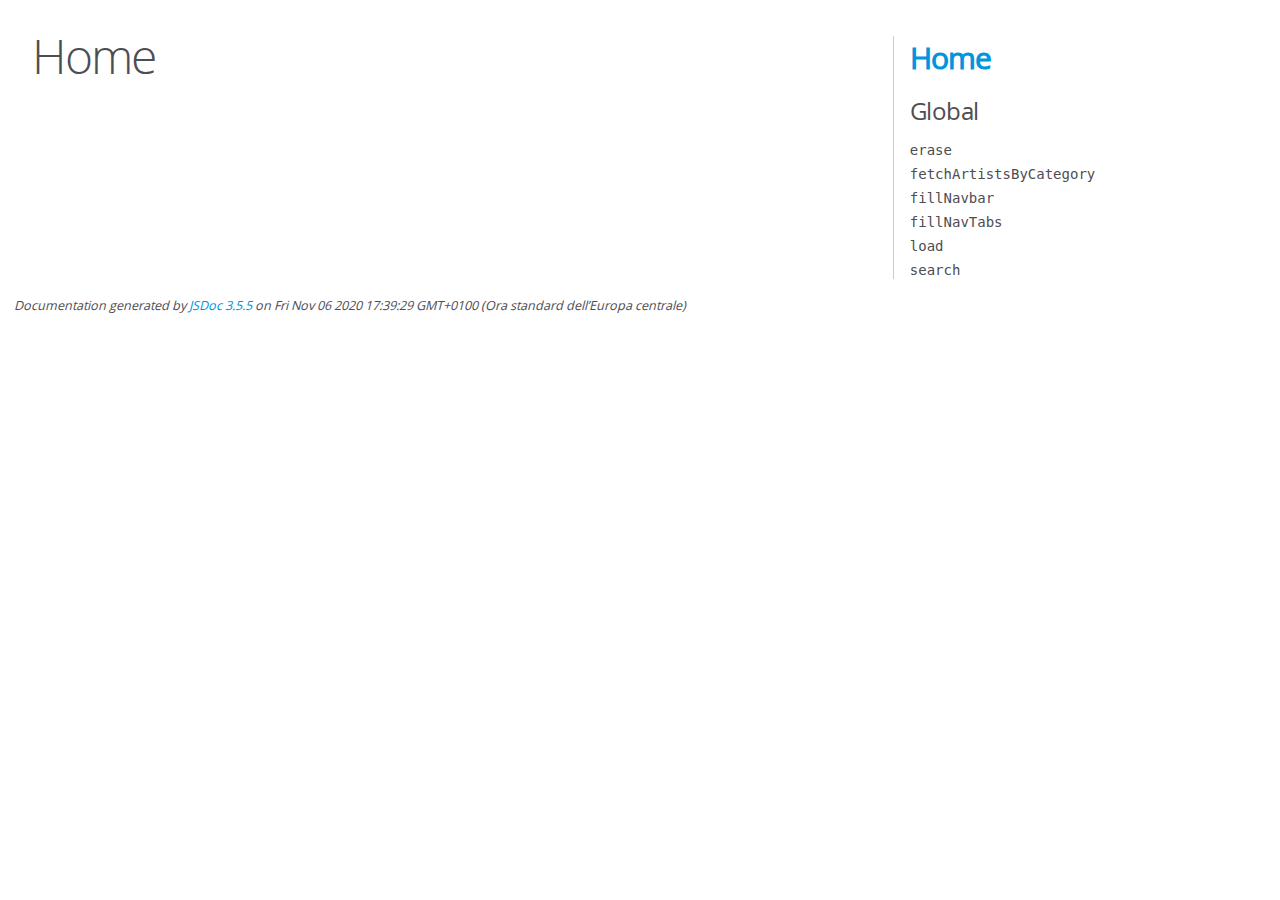
<file: out/index.html>
<!DOCTYPE html>
<html lang="en">
<head>
    <meta charset="utf-8">
    <title>JSDoc: Home</title>

    <script src="scripts/prettify/prettify.js"> </script>
    <script src="scripts/prettify/lang-css.js"> </script>
    <!--[if lt IE 9]>
      <script src="//html5shiv.googlecode.com/svn/trunk/html5.js"></script>
    <![endif]-->
    <link type="text/css" rel="stylesheet" href="styles/prettify-tomorrow.css">
    <link type="text/css" rel="stylesheet" href="styles/jsdoc-default.css">
</head>

<body>

<div id="main">

    <h1 class="page-title">Home</h1>

    



    


    <h3> </h3>










    









</div>

<nav>
    <h2><a href="index.html">Home</a></h2><h3>Global</h3><ul><li><a href="global.html#erase">erase</a></li><li><a href="global.html#fetchArtistsByCategory">fetchArtistsByCategory</a></li><li><a href="global.html#fillNavbar">fillNavbar</a></li><li><a href="global.html#fillNavTabs">fillNavTabs</a></li><li><a href="global.html#load">load</a></li><li><a href="global.html#search">search</a></li></ul>
</nav>

<br class="clear">

<footer>
    Documentation generated by <a href="https://github.com/jsdoc3/jsdoc">JSDoc 3.5.5</a> on Fri Nov 06 2020 17:39:29 GMT+0100 (Ora standard dell’Europa centrale)
</footer>

<script> prettyPrint(); </script>
<script src="scripts/linenumber.js"> </script>
</body>
</html>
</file>
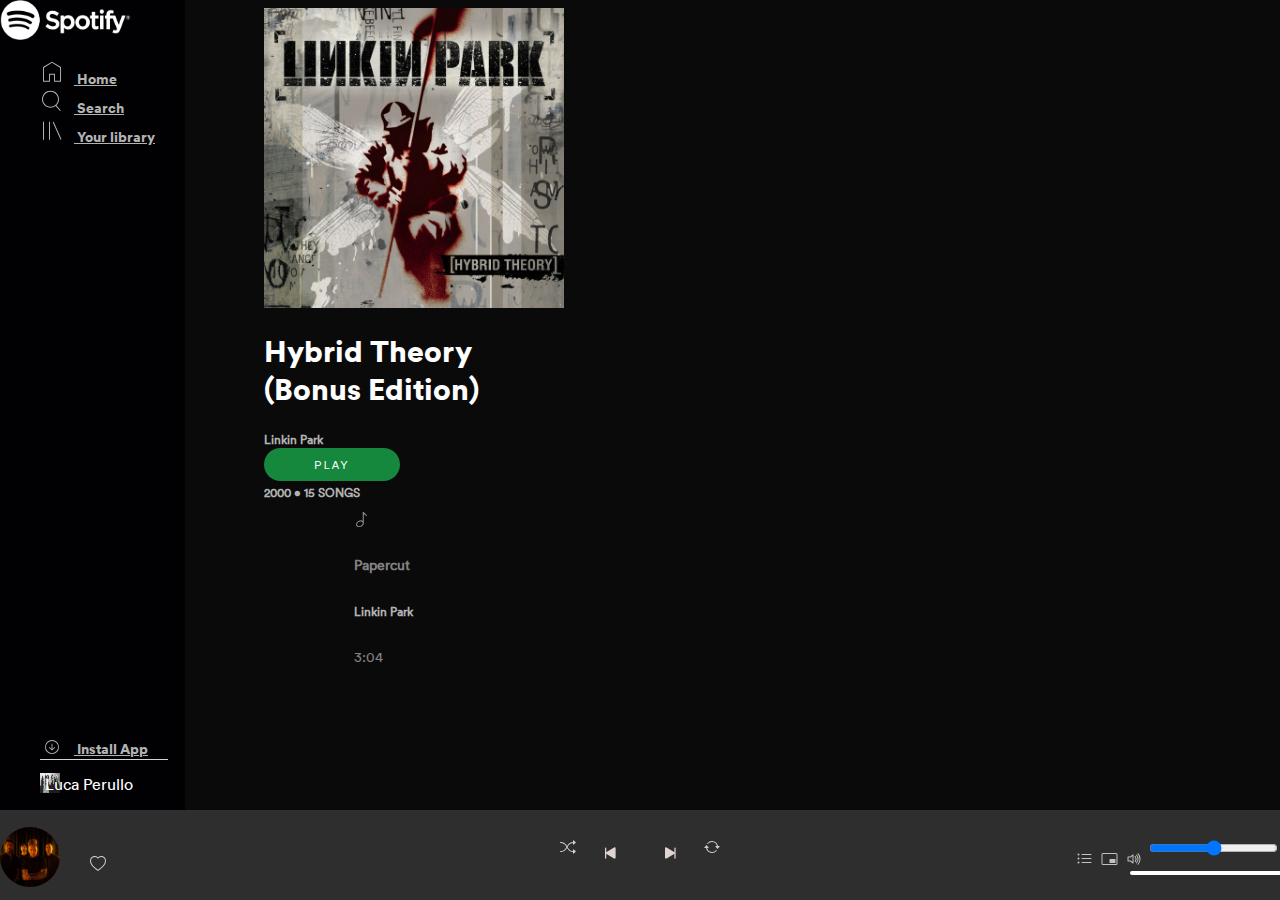
<file: album.html>
<!DOCTYPE html>
<html lang="en">
  <head>
    <!-- Required meta tags -->
    <meta charset="utf-8" />
    <meta
      name="viewport"
      content="width=device-width, initial-scale=1, shrink-to-fit=no"
    />

    <!-- Bootstrap CSS -->
    <link
      rel="stylesheet"
      href="https://cdn.jsdelivr.net/npm/bootstrap@4.5.3/dist/css/bootstrap.min.css"
      integrity="sha384-TX8t27EcRE3e/ihU7zmQxVncDAy5uIKz4rEkgIXeMed4M0jlfIDPvg6uqKI2xXr2"
      crossorigin="anonymous"
    />
    <!-- css -->
    <link rel="stylesheet" href="styles/style.css" />

    <!--FONT AWESOME-->
    <link
      rel="stylesheet"
      href="https://use.fontawesome.com/releases/v5.15.1/css/all.css"
      integrity="sha384-vp86vTRFVJgpjF9jiIGPEEqYqlDwgyBgEF109VFjmqGmIY/Y4HV4d3Gp2irVfcrp"
      crossorigin="anonymous"
    />
    <link rel="icon" href="imgs/spotifymainlogo.ico" />
    <title>Artist Page</title>
  </head>
  <body class="color-change-gray" id="album-body">
    <!-- /*class="color-change-5x*/ -->

    <!--MAIN BODY-->

    <div class="btn-group dropright">
      <button
        style="z-index: 100"
        type="button"
        class="btn dropdown-toggle"
        data-toggle="dropdown"
        aria-haspopup="true"
        aria-expanded="false"
      >
        <i class="fab fa-spotify"></i>
      </button>
      <div class="dropdown-menu">
        <a class="dropdown-item" href="index.html">Home</a>
        <a class="dropdown-item" href="artist.html">Search</a>
        <a class="dropdown-item" href="album.html">Your library</a>
        <div class="dropdown-divider"></div>
        <a class="dropdown-item" href="Register.html">Sign Up</a>
        <a class="dropdown-item" href="login.html">Login</a>
      </div>
    </div>

    <div class="container-fluid d-flex">
      <div class="row">
        <div class="col col-12 col-lg-4">
          <div class="container d-flex flex-column mt-5">
            <div class="row mx-auto">
              <img
                class="img-fluid"
                src="imgs/l2.jpg"
                width="300px"
                alt="album"
              />
            </div>
            <div class="row text-center d-flex justify-content-center">
              <h1 class="generalHeading">Hybrid Theory (Bonus Edition)</h1>
            </div>
            <div class="row text-center d-flex justify-content-center">
              <span class="text-muted artist">Linkin Park</span>
            </div>
            <div class="row d-flex justify-content-center mt-3">
              <button id="playbtn" class="btn-play">PLAY</button>
            </div>
            <div class="row text-center d-flex justify-content-center mt-2">
              <span class="text-muted">2000 • 15 SONGS</span>
            </div>
            <div class="row text-center d-flex justify-content-center mt-4">
              <i class="far fa-heart mt-1 mr-3"></i>
              <i class="fas fa-ellipsis-h mt-1"></i>
            </div>
          </div>
        </div>
        <div id="songList" class="col col-12 col-lg-8">
          <div class="container d-flex flex-column mt-5 here">
            <div class="row d-flex justify-content-between">
              <div class="row copy">
                <img
                  src="imgs/note.png"
                  height="15px"
                  width="15px"
                  alt="note"
                />
                <div class="col d-flex flex-column">
                  <h5>Papercut</h5>
                  <h6>Linkin Park</h6>
                </div>
              </div>
              <div class="songLength">3:04</div>
            </div>
            
        </div>
      </div>
    </div>

    <footer>
      <!--START OF SIDE-NAV-->

      <nav
        class="navbar navbar-expand-sm navbar-dark navbar-fixed-left fixed-left"
      >
        <a class="navbar-brand" href="#">
          <img src="imgs/Spotify_Logo_White.png" width="131" height="40"
        /></a>

        <div class="collapse navbar-collapse" id="navbarNavDropdown">
          <ul class="navbar-nav d-flex flex-column mt-3">
            <li class="nav-item">
              <a class="nav-link" href="index.html">
                <svg
                  viewBox="0 0 512 512"
                  width="24"
                  height="24"
                  xmlns="http://www.w3.org/2000/svg"
                >
                  <path
                    d="M 256.274 60.84 L 84.324 166.237 L 84.324 443.063 L 193.27 443.063 L 193.27 293.73 L 320.228 293.73 L 320.228 443.063 L 428.222 443.063 L 428.222 165.476 L 256.274 60.84 Z M 256.274 35.95 L 448.452 149.145 L 448.452 464.395 L 300 464.395 L 300 315.062 L 213.499 315.062 L 213.499 464.395 L 64.095 464.395 L 64.095 150.161 L 256.274 35.95 Z"
                    fill="currentColor"
                  ></path>
                </svg>
                Home</a
              >
            </li>
            <li class="nav-item">
              <a class="nav-link" href="artist.html"
                ><svg
                  viewBox="0 0 512 512"
                  width="24"
                  height="24"
                  xmlns="http://www.w3.org/2000/svg"
                >
                  <path
                    d="M349.714 347.937l93.714 109.969-16.254 13.969-93.969-109.969q-48.508 36.825-109.207 36.825-36.826 0-70.476-14.349t-57.905-38.603-38.603-57.905-14.349-70.476 14.349-70.476 38.603-57.905 57.905-38.603 70.476-14.349 70.476 14.349 57.905 38.603 38.603 57.905 14.349 70.476q0 37.841-14.73 71.619t-40.889 58.921zM224 377.397q43.428 0 80.254-21.461t58.286-58.286 21.461-80.254-21.461-80.254-58.286-58.285-80.254-21.46-80.254 21.46-58.285 58.285-21.46 80.254 21.46 80.254 58.285 58.286 80.254 21.461z"
                    fill="currentColor"
                    fill-rule="evenodd"
                  ></path>
                </svg>
                Search</a
              >
            </li>

            <li class="nav-item active">
              <a class="nav-link" href="album.html">
                <svg
                  viewBox="0 0 512 512"
                  width="24"
                  height="24"
                  xmlns="http://www.w3.org/2000/svg"
                >
                  <path
                    d="M291.301 81.778l166.349 373.587-19.301 8.635-166.349-373.587zM64 463.746v-384h21.334v384h-21.334zM192 463.746v-384h21.334v384h-21.334z"
                    fill="currentColor"
                  ></path>
                </svg>
                Your library
              </a>
            </li>
            <span class="profile-nav">
              <li class="nav-item">
                <a class="nav-link bottom" href="#"
                  ><svg
                    width="1em"
                    class="mr-2"
                    height="1em"
                    viewBox="0 0 16 16"
                    class="bi bi-arrow-down-circle"
                    fill="currentColor"
                    xmlns="http://www.w3.org/2000/svg"
                  >
                    <path
                      fill-rule="evenodd"
                      d="M8 15A7 7 0 1 0 8 1a7 7 0 0 0 0 14zm0 1A8 8 0 1 0 8 0a8 8 0 0 0 0 16z"
                    />
                    <path
                      fill-rule="evenodd"
                      d="M8 4a.5.5 0 0 1 .5.5v5.793l2.146-2.147a.5.5 0 0 1 .708.708l-3 3a.5.5 0 0 1-.708 0l-3-3a.5.5 0 1 1 .708-.708L7.5 10.293V4.5A.5.5 0 0 1 8 4z"
                    />
                  </svg>
                  Install App</a
                >
              </li>
            </span>

            <img
              src="imgs/hero.jpg"
              class="rounded-circle profile-pic"
              width="20"
              height="20"
              alt=""
            />
            <p class="userName">Luca Perullo</p>
          </ul>
        </div>
      </nav>
      <!-- end of navbar -->
      <!-- START PLAYER -->

      <div
        class="col col-lg-12 d-flex flex-column text-center player-container"
        id="player-container"
      >
        <div class="row text-center mt-3 pb-0 player-controls">
          <svg
            width="1em"
            height="1em"
            viewBox="0 0 16 16"
            class="bi bi-shuffle mx-2"
            fill="currentColor"
            xmlns="http://www.w3.org/2000/svg"
          >
            <path
              fill-rule="evenodd"
              d="M0 3.5A.5.5 0 0 1 .5 3H1c2.202 0 3.827 1.24 4.874 2.418.49.552.865 1.102 1.126 1.532.26-.43.636-.98 1.126-1.532C9.173 4.24 10.798 3 13 3v1c-1.798 0-3.173 1.01-4.126 2.082A9.624 9.624 0 0 0 7.556 8a9.624 9.624 0 0 0 1.317 1.918C9.828 10.99 11.204 12 13 12v1c-2.202 0-3.827-1.24-4.874-2.418A10.595 10.595 0 0 1 7 9.05c-.26.43-.636.98-1.126 1.532C4.827 11.76 3.202 13 1 13H.5a.5.5 0 0 1 0-1H1c1.798 0 3.173-1.01 4.126-2.082A9.624 9.624 0 0 0 6.444 8a9.624 9.624 0 0 0-1.317-1.918C4.172 5.01 2.796 4 1 4H.5a.5.5 0 0 1-.5-.5z"
            />
            <path
              d="M13 5.466V1.534a.25.25 0 0 1 .41-.192l2.36 1.966c.12.1.12.284 0 .384l-2.36 1.966a.25.25 0 0 1-.41-.192zm0 9v-3.932a.25.25 0 0 1 .41-.192l2.36 1.966c.12.1.12.284 0 .384l-2.36 1.966a.25.25 0 0 1-.41-.192z"
            />
          </svg>
          <div class="navigation">
            <button id="prev" class="action-btn">
              <svg
                width="1em"
                height="1em"
                viewBox="0 0 16 16"
                class="bi bi-skip-start-fill mx-2"
                fill="currentColor"
                xmlns="http://www.w3.org/2000/svg"
              >
                <path
                  fill-rule="evenodd"
                  d="M4.5 3.5A.5.5 0 0 0 4 4v8a.5.5 0 0 0 1 0V4a.5.5 0 0 0-.5-.5z"
                />
                <path
                  d="M4.903 8.697l6.364 3.692c.54.313 1.232-.066 1.232-.697V4.308c0-.63-.692-1.01-1.232-.696L4.903 7.304a.802.802 0 0 0 0 1.393z"
                />
              </svg>
            </button>

            <button id="play" class="action-btn action-btn-big">
              <i
                class="far fa-play-circle"
                style="font-size: 30px; margin-top: -5px; width: 30px"
              ></i>
            </button>
            <button id="next" class="action-btn">
              <svg
                width="1em"
                height="1em"
                viewBox="0 0 16 16"
                class="bi bi-skip-end-fill mx-2"
                fill="currentColor"
                xmlns="http://www.w3.org/2000/svg"
              >
                <path
                  fill-rule="evenodd"
                  d="M12 3.5a.5.5 0 0 1 .5.5v8a.5.5 0 0 1-1 0V4a.5.5 0 0 1 .5-.5z"
                />
                <path
                  d="M11.596 8.697l-6.363 3.692c-.54.313-1.233-.066-1.233-.697V4.308c0-.63.692-1.01 1.233-.696l6.363 3.692a.802.802 0 0 1 0 1.393z"
                />
              </svg>
            </button>
          </div>
          <svg
            width="1em"
            height="1em"
            viewBox="0 0 16 16"
            class="bi bi-arrow-repeat mx-2"
            fill="currentColor"
            xmlns="http://www.w3.org/2000/svg"
          >
            <path
              d="M11.534 7h3.932a.25.25 0 0 1 .192.41l-1.966 2.36a.25.25 0 0 1-.384 0l-1.966-2.36a.25.25 0 0 1 .192-.41zm-11 2h3.932a.25.25 0 0 0 .192-.41L2.692 6.23a.25.25 0 0 0-.384 0L.342 8.59A.25.25 0 0 0 .534 9z"
            />
            <path
              fill-rule="evenodd"
              d="M8 3c-1.552 0-2.94.707-3.857 1.818a.5.5 0 1 1-.771-.636A6.002 6.002 0 0 1 13.917 7H12.9A5.002 5.002 0 0 0 8 3zM3.1 9a5.002 5.002 0 0 0 8.757 2.182.5.5 0 1 1 .771.636A6.002 6.002 0 0 1 2.083 9H3.1z"
            />
          </svg>
        </div>
        <div class="row pt-2 position-relative slider mb-3 d-flex">
          <div class="progress-container" id="progress-container">
            <div class="progress" id="progress"></div>
          </div>
        </div>

        <div class="col-sm-12 col-lg-2 third-col-player mr-2">
          <svg
            width="1em"
            height="1em"
            viewBox="0 0 16 16"
            class="bi bi-list-ul mx-2"
            fill="currentColor"
            xmlns="http://www.w3.org/2000/svg"
          >
            <path
              fill-rule="evenodd"
              d="M5 11.5a.5.5 0 0 1 .5-.5h9a.5.5 0 0 1 0 1h-9a.5.5 0 0 1-.5-.5zm0-4a.5.5 0 0 1 .5-.5h9a.5.5 0 0 1 0 1h-9a.5.5 0 0 1-.5-.5zm0-4a.5.5 0 0 1 .5-.5h9a.5.5 0 0 1 0 1h-9a.5.5 0 0 1-.5-.5zm-3 1a1 1 0 1 0 0-2 1 1 0 0 0 0 2zm0 4a1 1 0 1 0 0-2 1 1 0 0 0 0 2zm0 4a1 1 0 1 0 0-2 1 1 0 0 0 0 2z"
            />
          </svg>
          <svg
            width="1em"
            height="1em"
            viewBox="0 0 16 16"
            class="bi bi-pip mx-2"
            fill="currentColor"
            xmlns="http://www.w3.org/2000/svg"
          >
            <path
              fill-rule="evenodd"
              d="M0 3.5A1.5 1.5 0 0 1 1.5 2h13A1.5 1.5 0 0 1 16 3.5v9a1.5 1.5 0 0 1-1.5 1.5h-13A1.5 1.5 0 0 1 0 12.5v-9zM1.5 3a.5.5 0 0 0-.5.5v9a.5.5 0 0 0 .5.5h13a.5.5 0 0 0 .5-.5v-9a.5.5 0 0 0-.5-.5h-13z"
            />
            <path
              d="M8 8.5a.5.5 0 0 1 .5-.5h5a.5.5 0 0 1 .5.5v3a.5.5 0 0 1-.5.5h-5a.5.5 0 0 1-.5-.5v-3z"
            />
          </svg>
          <svg
            width="1em"
            height="1em"
            viewBox="0 0 16 16"
            class="bi bi-volume-up mx-2"
            fill="currentColor"
            xmlns="http://www.w3.org/2000/svg"
          >
            <path
              fill-rule="evenodd"
              d="M6.717 3.55A.5.5 0 0 1 7 4v8a.5.5 0 0 1-.812.39L3.825 10.5H1.5A.5.5 0 0 1 1 10V6a.5.5 0 0 1 .5-.5h2.325l2.363-1.89a.5.5 0 0 1 .529-.06zM6 5.04L4.312 6.39A.5.5 0 0 1 4 6.5H2v3h2a.5.5 0 0 1 .312.11L6 10.96V5.04z"
            />
            <path
              d="M11.536 14.01A8.473 8.473 0 0 0 14.026 8a8.473 8.473 0 0 0-2.49-6.01l-.708.707A7.476 7.476 0 0 1 13.025 8c0 2.071-.84 3.946-2.197 5.303l.708.707z"
            />
            <path
              d="M10.121 12.596A6.48 6.48 0 0 0 12.025 8a6.48 6.48 0 0 0-1.904-4.596l-.707.707A5.483 5.483 0 0 1 11.025 8a5.483 5.483 0 0 1-1.61 3.89l.706.706z"
            />
            <path
              d="M8.707 11.182A4.486 4.486 0 0 0 10.025 8a4.486 4.486 0 0 0-1.318-3.182L8 5.525A3.489 3.489 0 0 1 9.025 8 3.49 3.49 0 0 1 8 10.475l.707.707z"
            />
          </svg>
          <form>
            <div class="form-group">
              <label for="formControlRange" class="volumecolor"></label>
              <input
                type="range"
                class="form-control-range"
                id="formControlRange"
              />
            </div>
          </form>
        </div>

        <div class="row">
          <div class="col-sm-12 col-lg-3 ml-3 d-flex singer-player">
            <div class="img-container">
              <img src="imgs/In_the_end.jpg" id="cover" />
            </div>
            <div class="title" style="color: #fff">
              <h4 class="my-0 mx-3 p-0" id="title"></h4>
            </div>
            <svg
              width="1em"
              height="1em"
              viewBox="0 0 16 16"
              class="bi bi-heart mt-2 mr-3"
              style="color: rgb(206, 206, 206)"
              fill="currentColor"
              xmlns="http://www.w3.org/2000/svg"
            >
              <path
                fill-rule="evenodd"
                d="M8 2.748l-.717-.737C5.6.281 2.514.878 1.4 3.053c-.523 1.023-.641 2.5.314 4.385.92 1.815 2.834 3.989 6.286 6.357 3.452-2.368 5.365-4.542 6.286-6.357.955-1.886.838-3.362.314-4.385C13.486.878 10.4.28 8.717 2.01L8 2.748zM8 15C-7.333 4.868 3.279-3.04 7.824 1.143c.06.055.119.112.176.171a3.12 3.12 0 0 1 .176-.17C12.72-3.042 23.333 4.867 8 15z"
              />
            </svg>
          </div>
        </div>

        <audio src="music/Point of Authority.mp3" id="audio-player"></audio>
      </div>
      <!-- End PLAYER -->
      <script src="spotify.js"></script>
    </footer>

    <!-- Optional JavaScript; choose one of the two! -->

    <!-- Option 1: jQuery and Bootstrap Bundle (includes Popper) -->
    <script
      src="https://code.jquery.com/jquery-3.5.1.slim.min.js"
      integrity="sha384-DfXdz2htPH0lsSSs5nCTpuj/zy4C+OGpamoFVy38MVBnE+IbbVYUew+OrCXaRkfj"
      crossorigin="anonymous"
    ></script>
    <script
      src="https://cdn.jsdelivr.net/npm/bootstrap@4.5.3/dist/js/bootstrap.bundle.min.js"
      integrity="sha384-ho+j7jyWK8fNQe+A12Hb8AhRq26LrZ/JpcUGGOn+Y7RsweNrtN/tE3MoK7ZeZDyx"
      crossorigin="anonymous"
    ></script>
    <script src="evgeniScript.js"></script>
    <script>
      const fetching = () => {
        fetch("https://deezerdevs-deezer.p.rapidapi.com/album/{id} API", {
          method: "GET",
        });
      };
    </script>
    <!-- Option 2: jQuery, Popper.js, and Bootstrap JS
    <script src="https://code.jquery.com/jquery-3.5.1.slim.min.js" integrity="sha384-DfXdz2htPH0lsSSs5nCTpuj/zy4C+OGpamoFVy38MVBnE+IbbVYUew+OrCXaRkfj" crossorigin="anonymous"></script>
    <script src="https://cdn.jsdelivr.net/npm/popper.js@1.16.1/dist/umd/popper.min.js" integrity="sha384-9/reFTGAW83EW2RDu2S0VKaIzap3H66lZH81PoYlFhbGU+6BZp6G7niu735Sk7lN" crossorigin="anonymous"></script>
    <script src="https://cdn.jsdelivr.net/npm/bootstrap@4.5.3/dist/js/bootstrap.min.js" integrity="sha384-w1Q4orYjBQndcko6MimVbzY0tgp4pWB4lZ7lr30WKz0vr/aWKhXdBNmNb5D92v7s" crossorigin="anonymous"></script>
    -->
  </body>
</html>
</file>
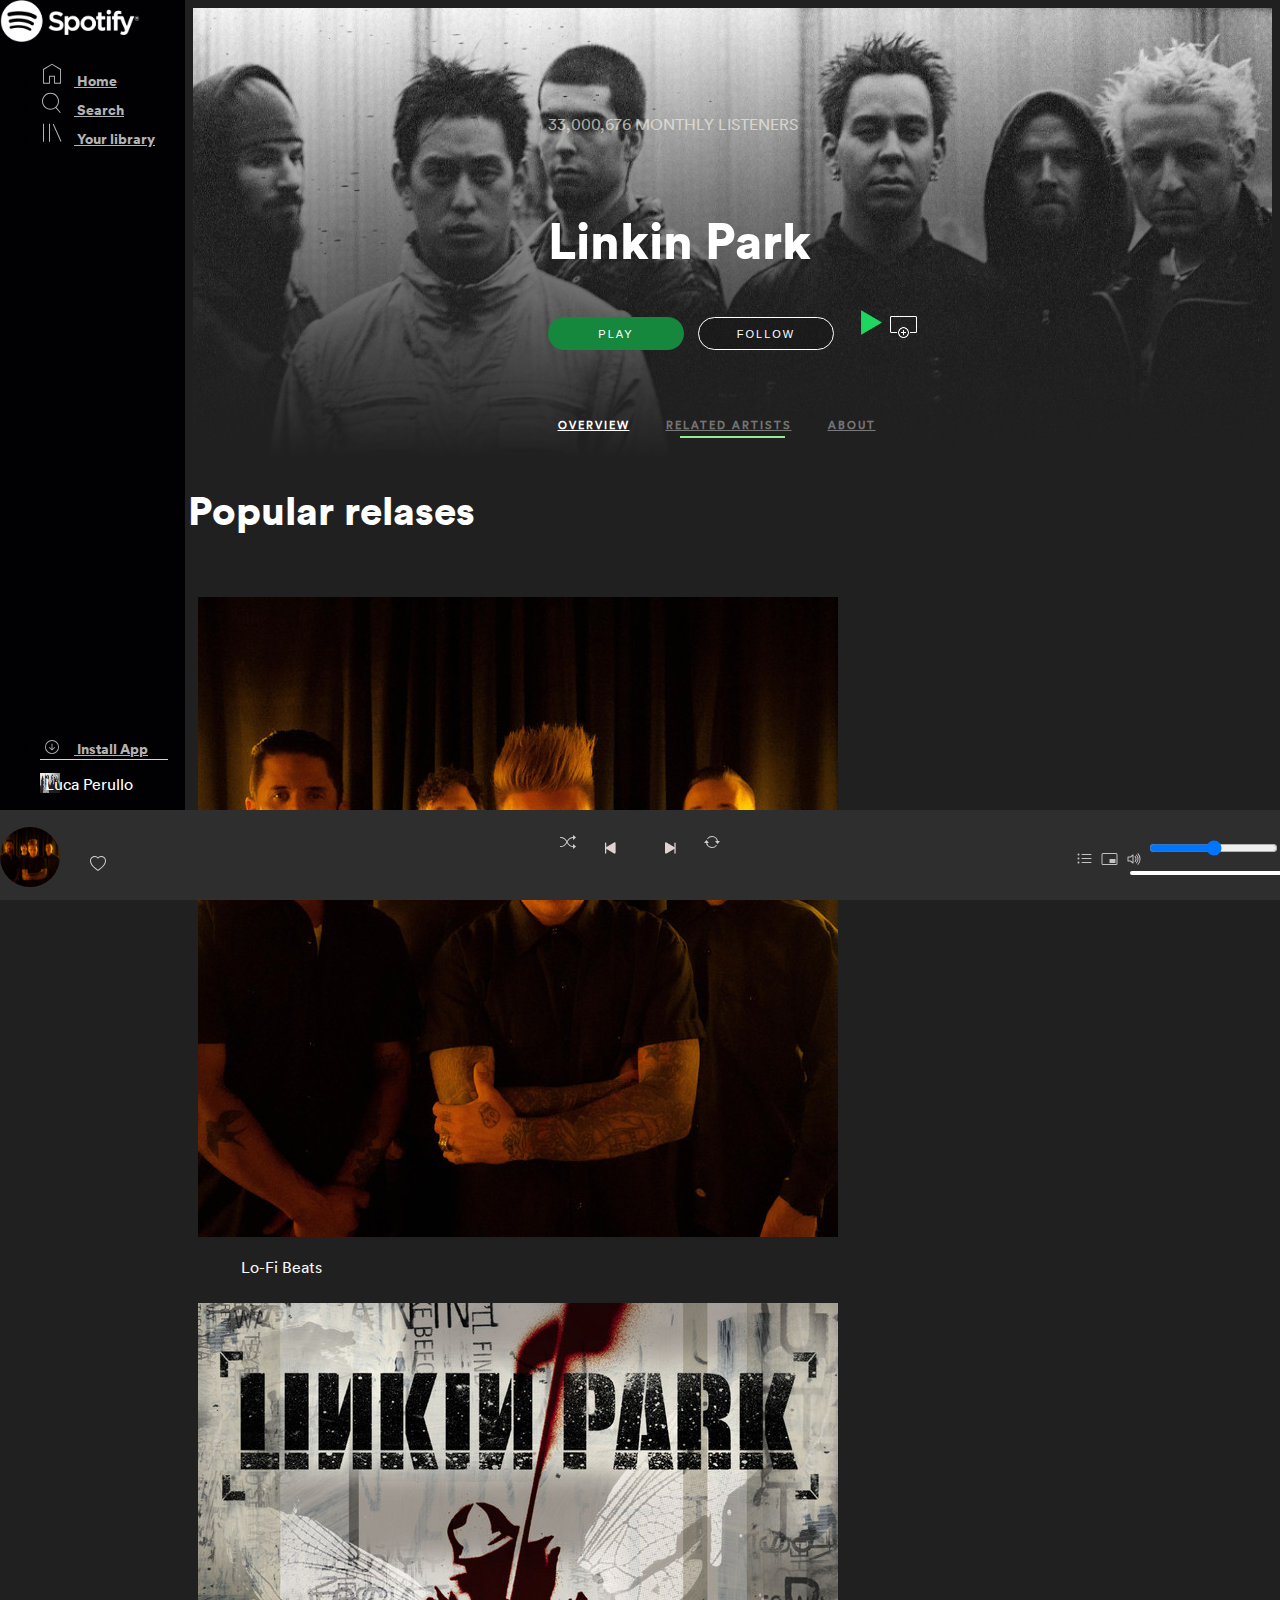
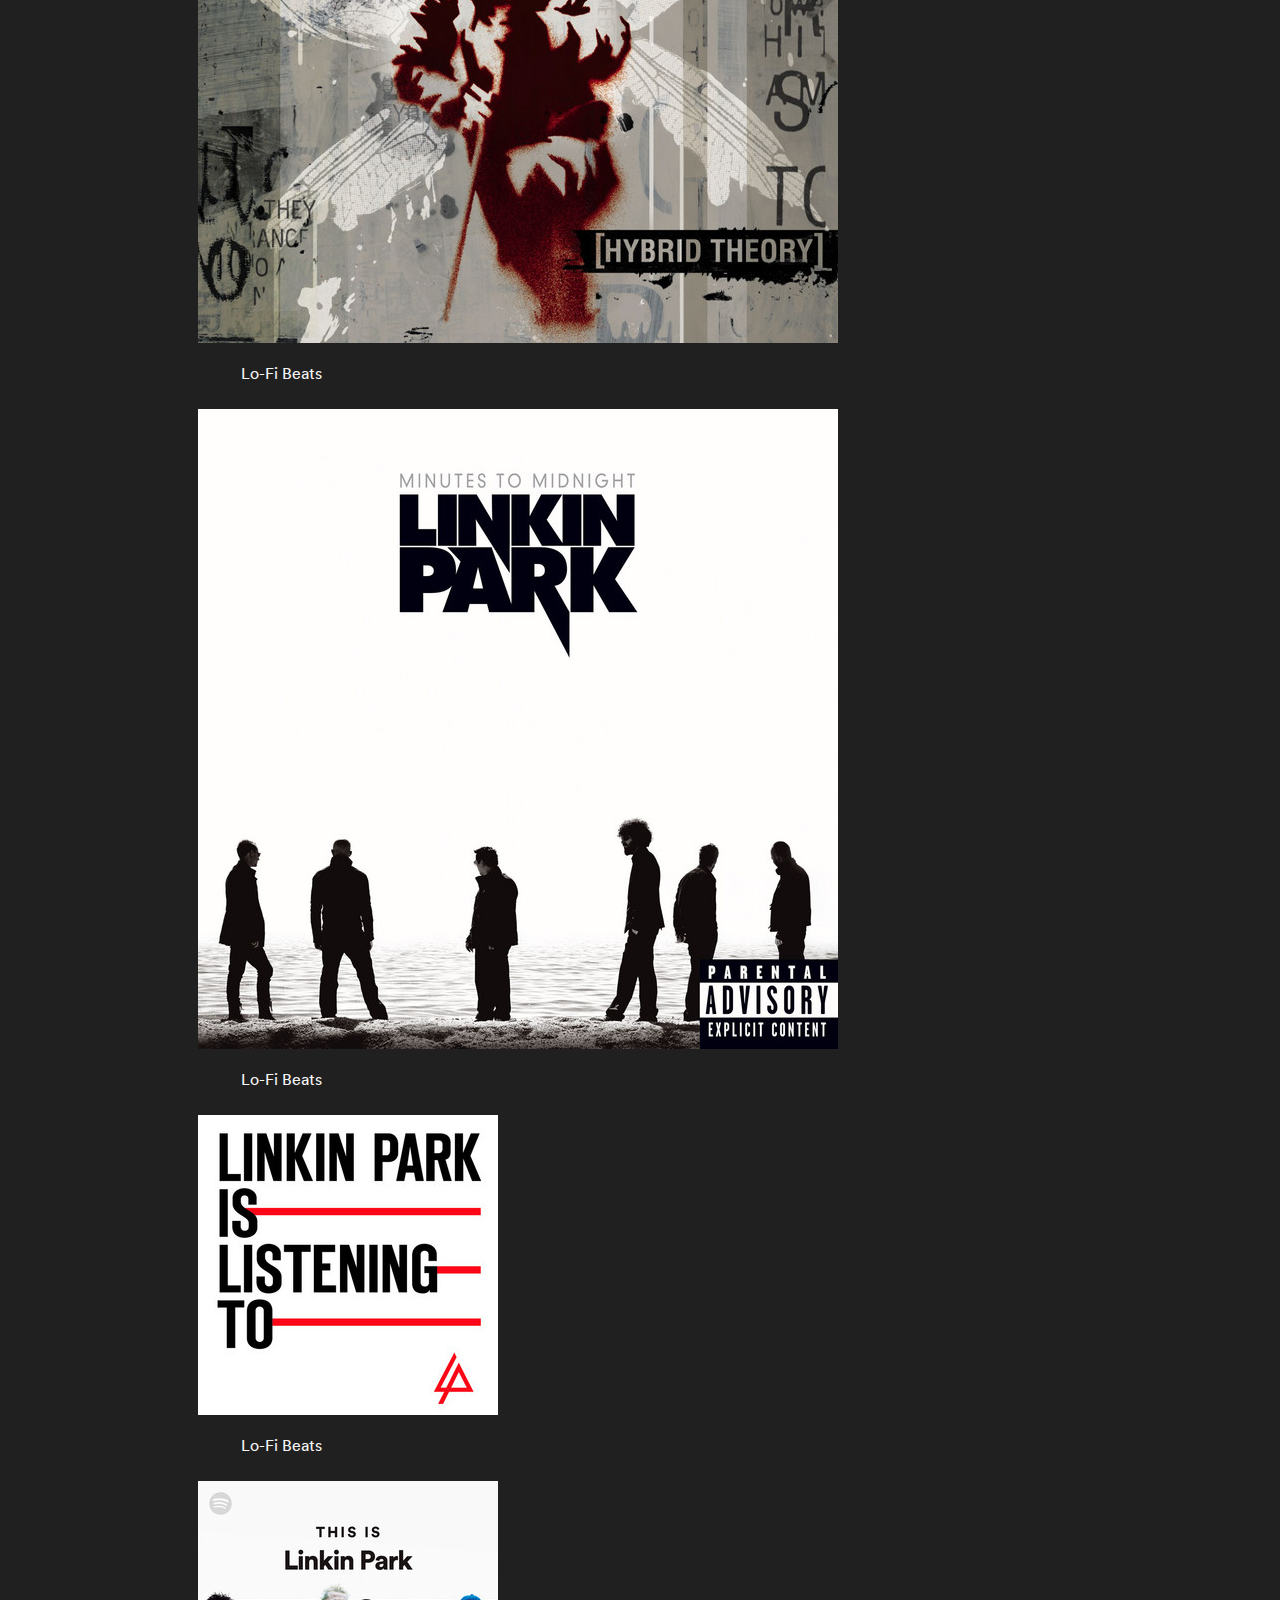
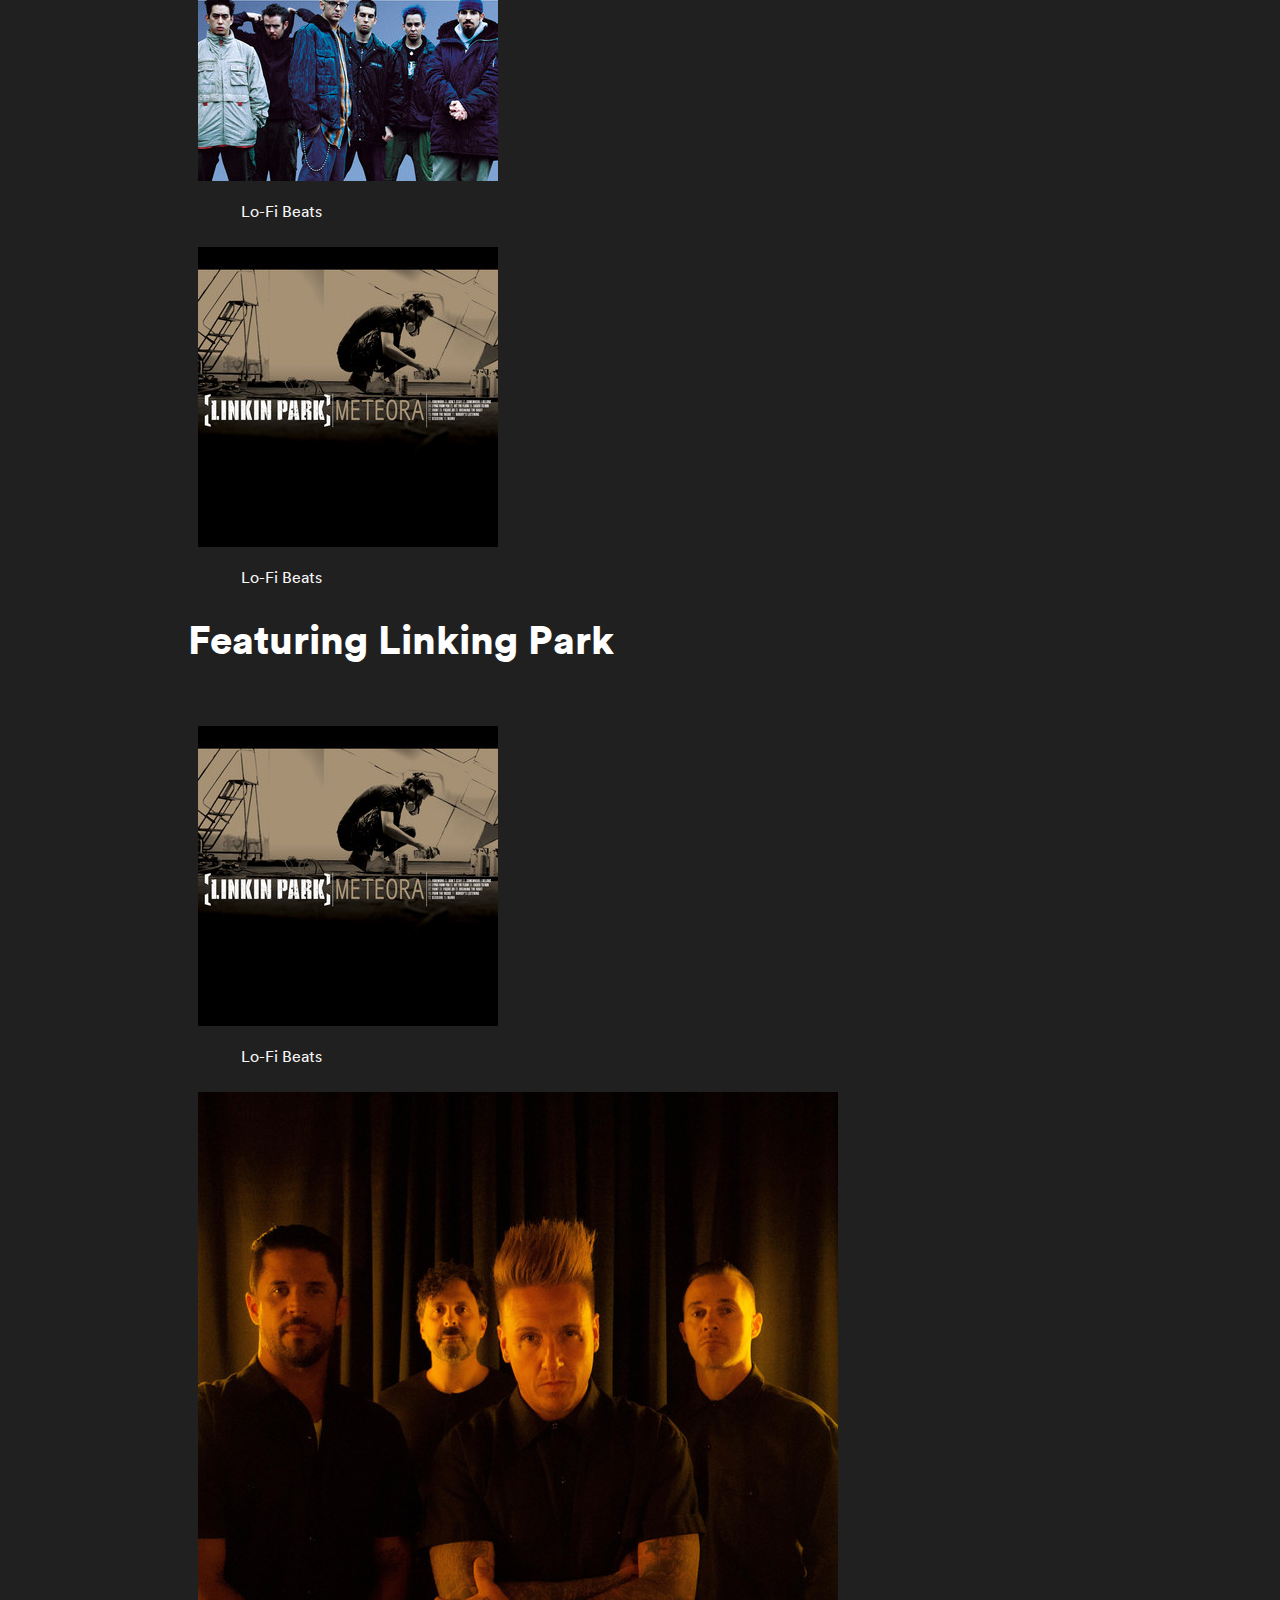
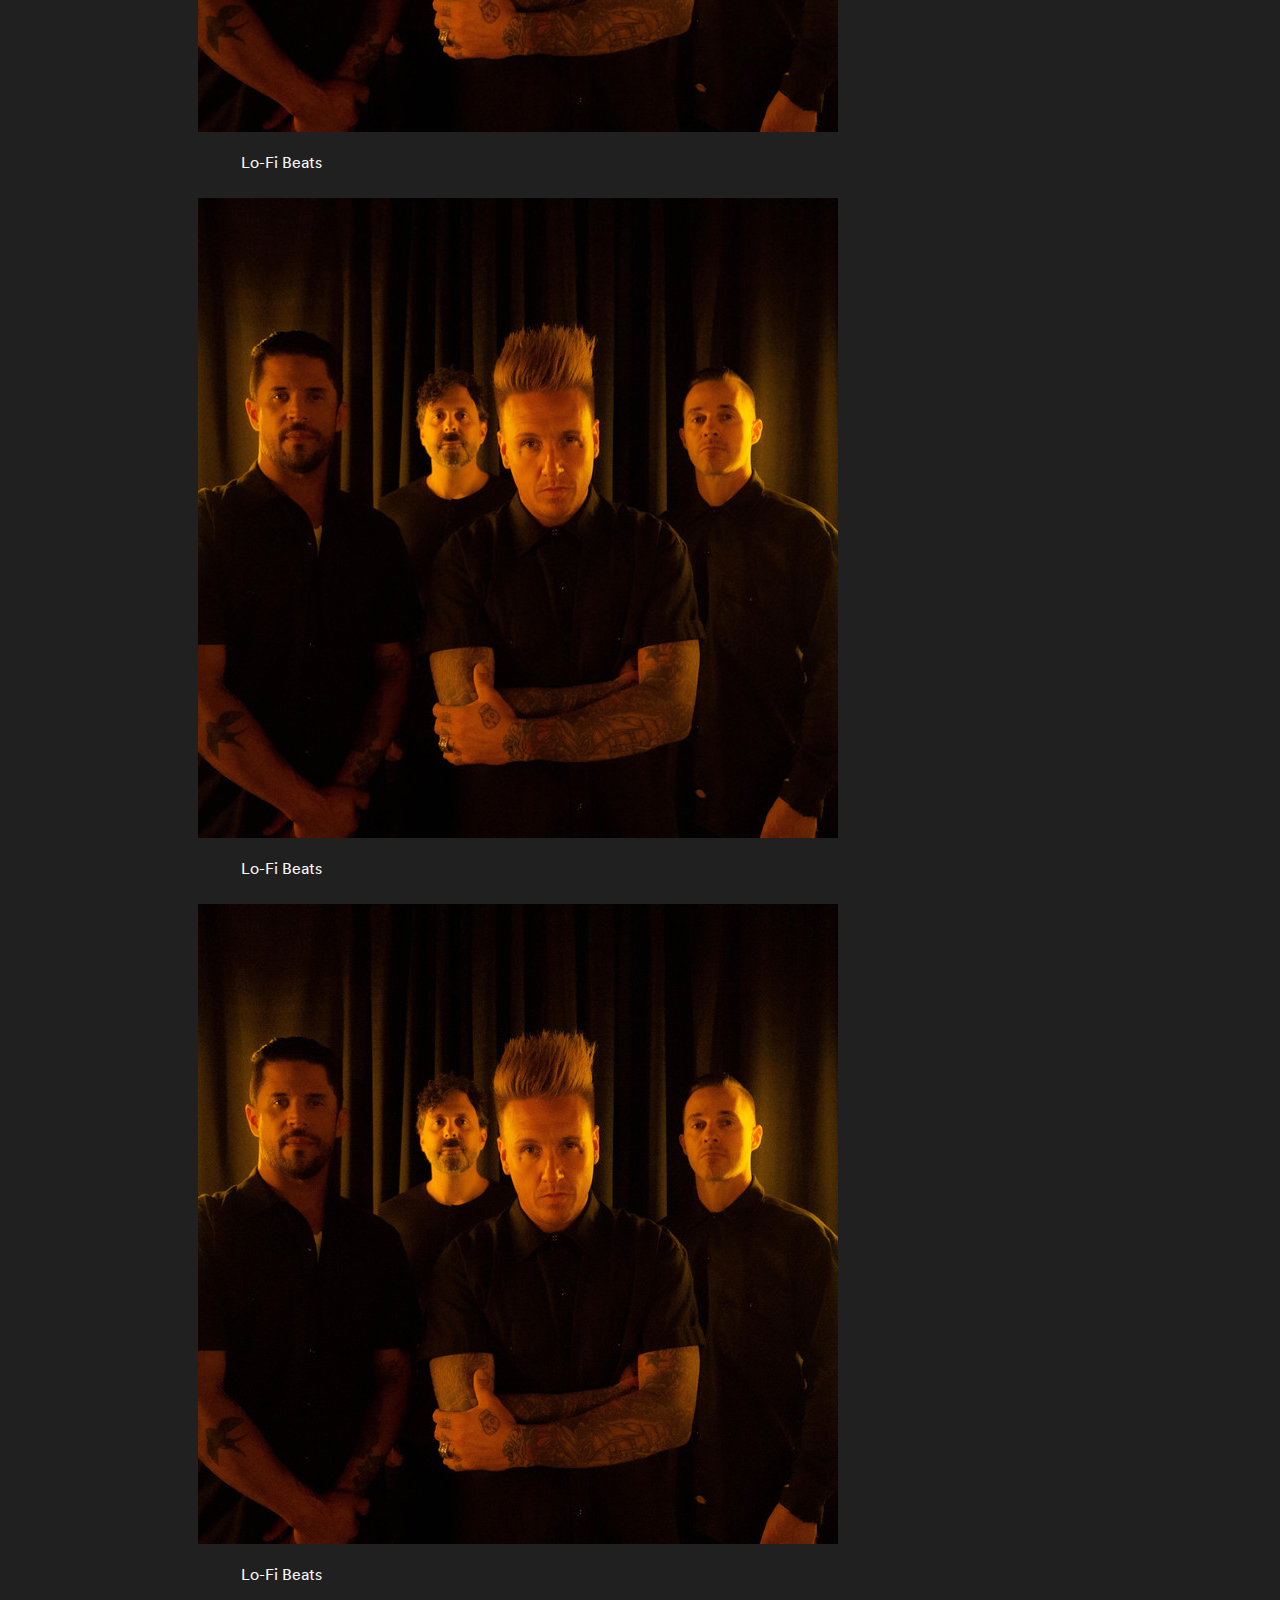
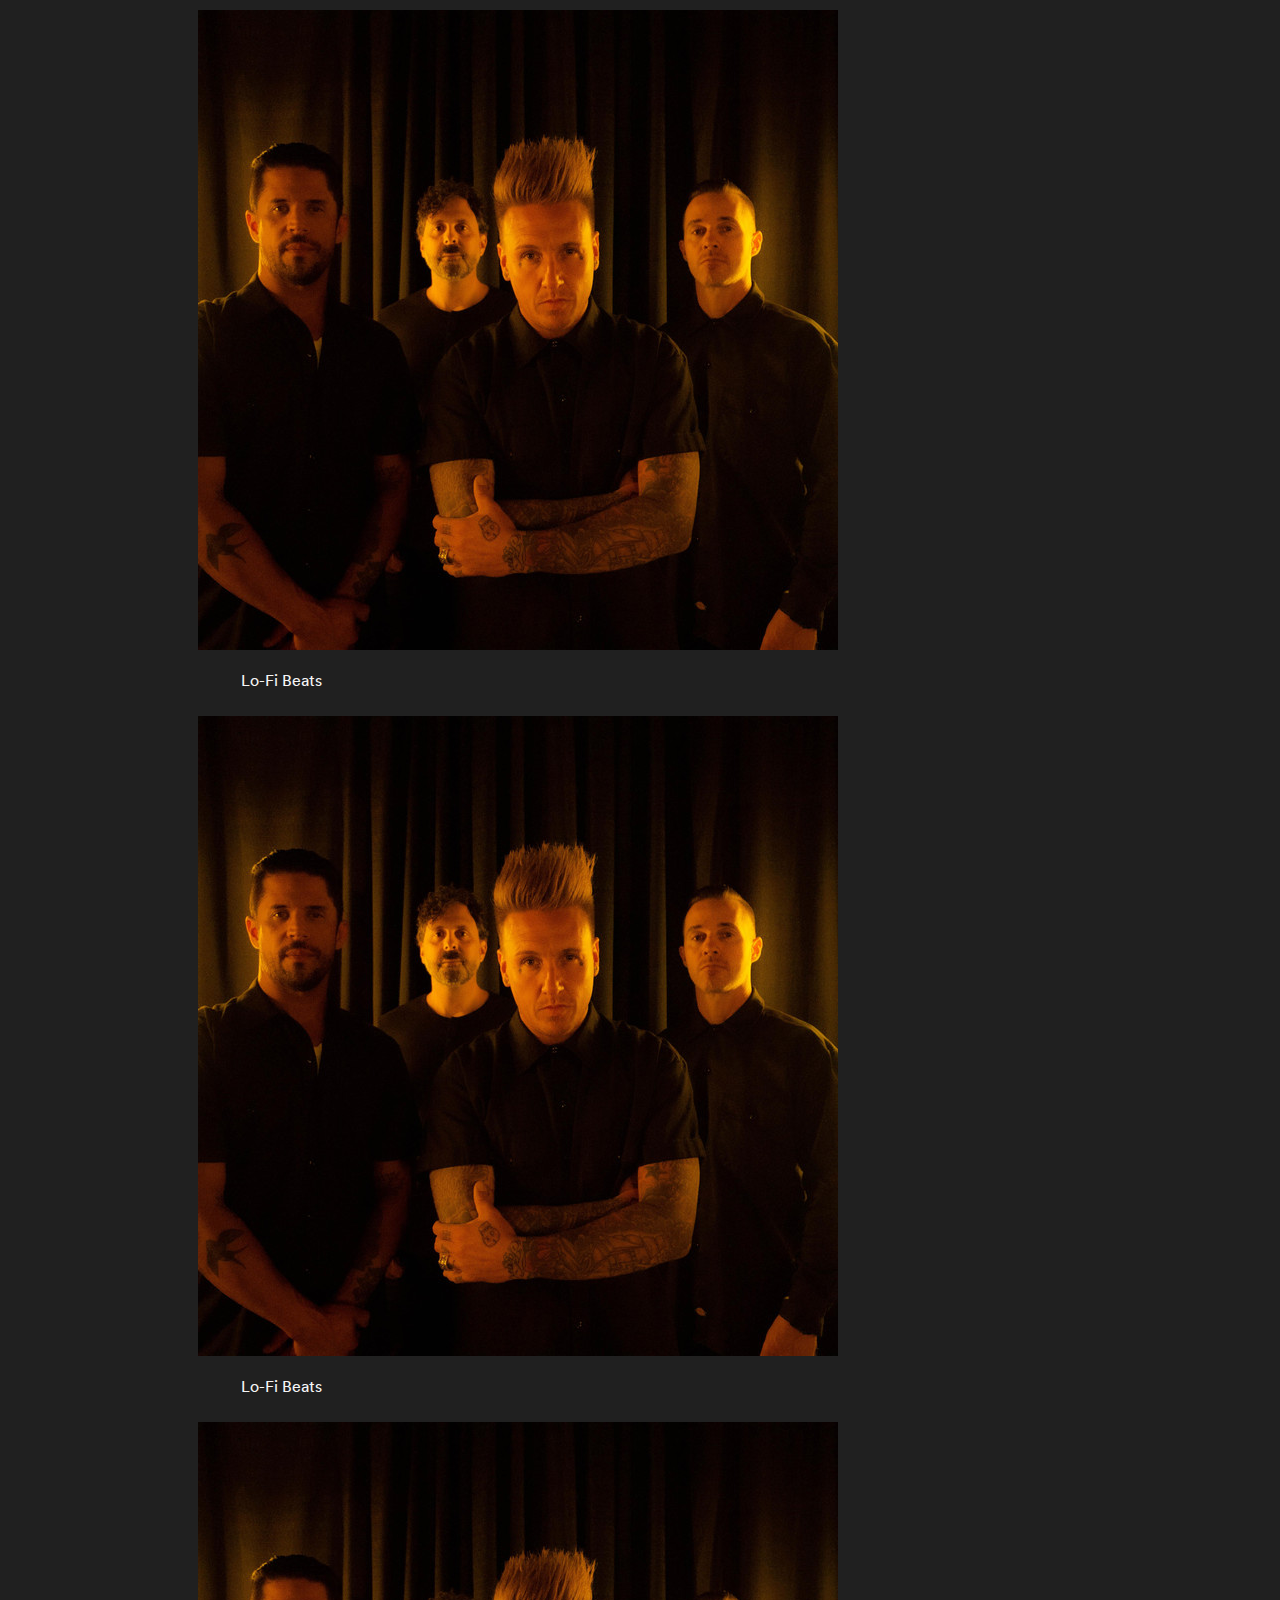
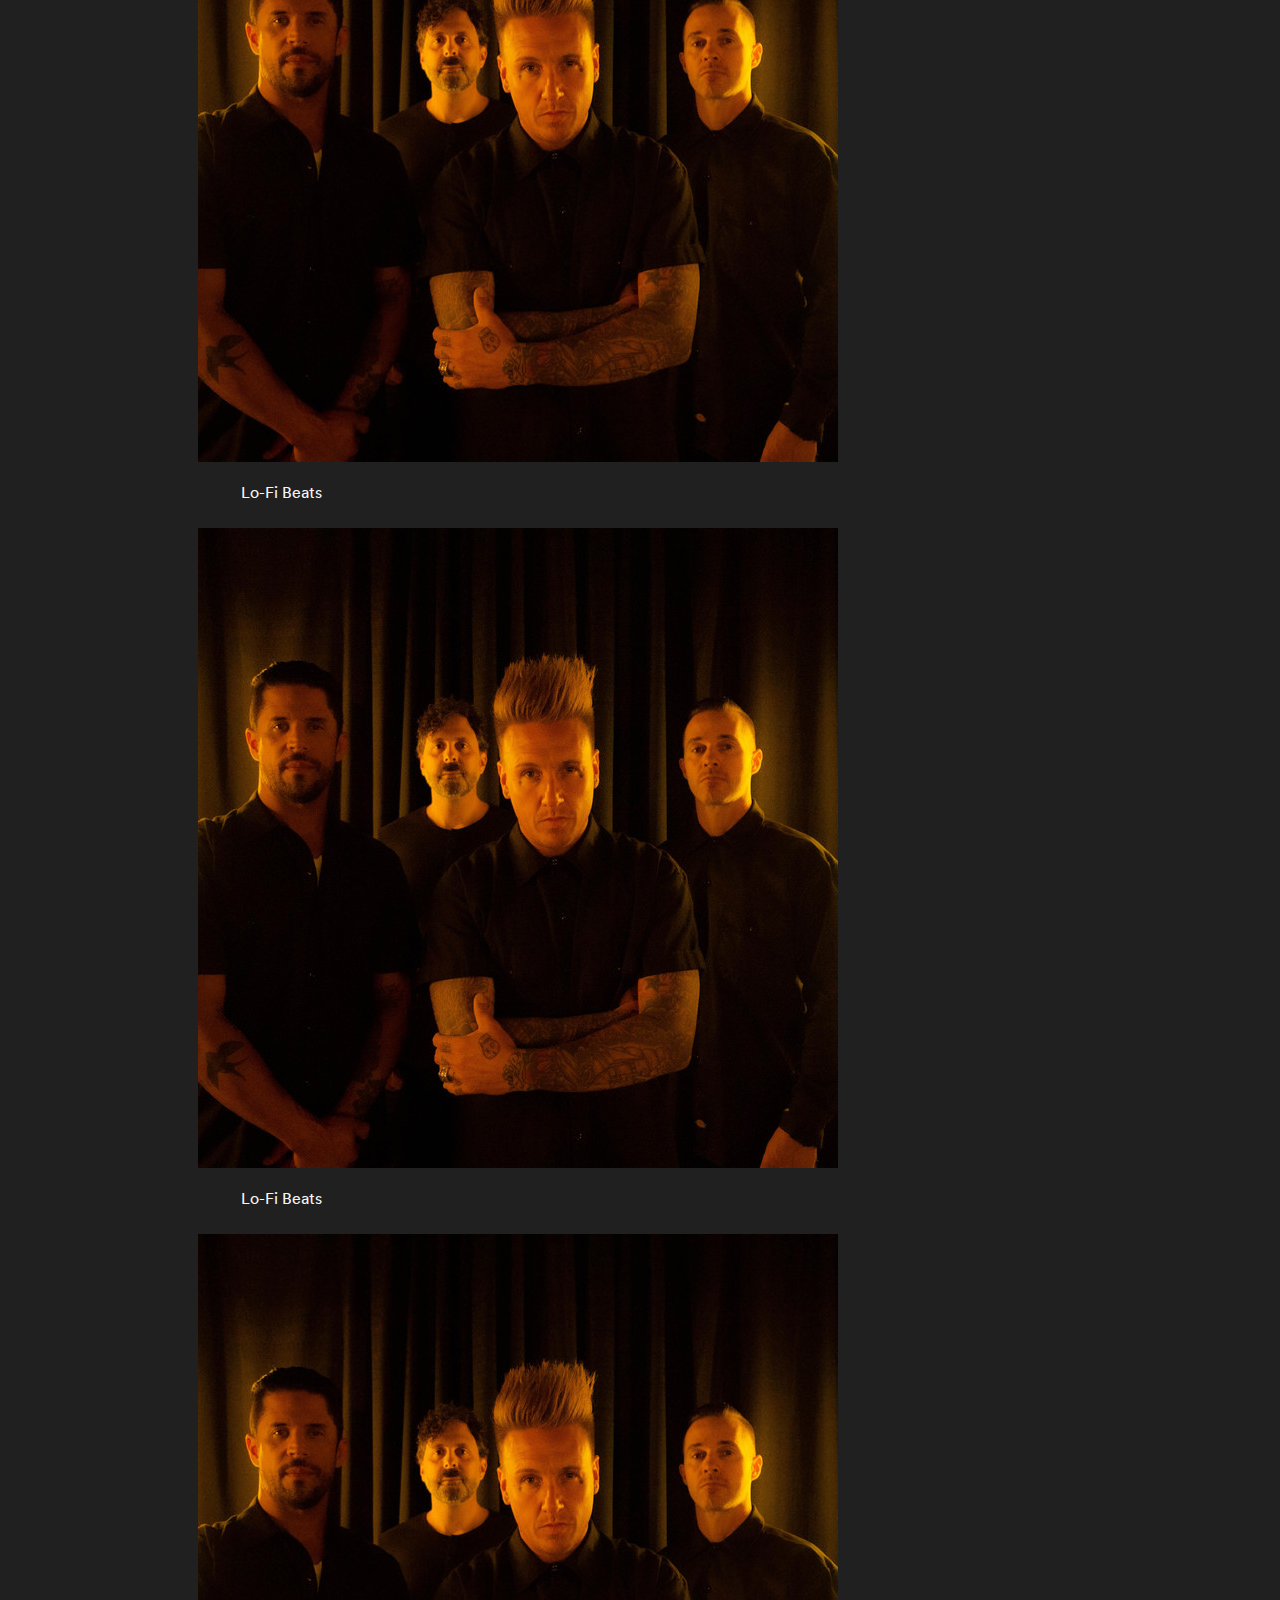
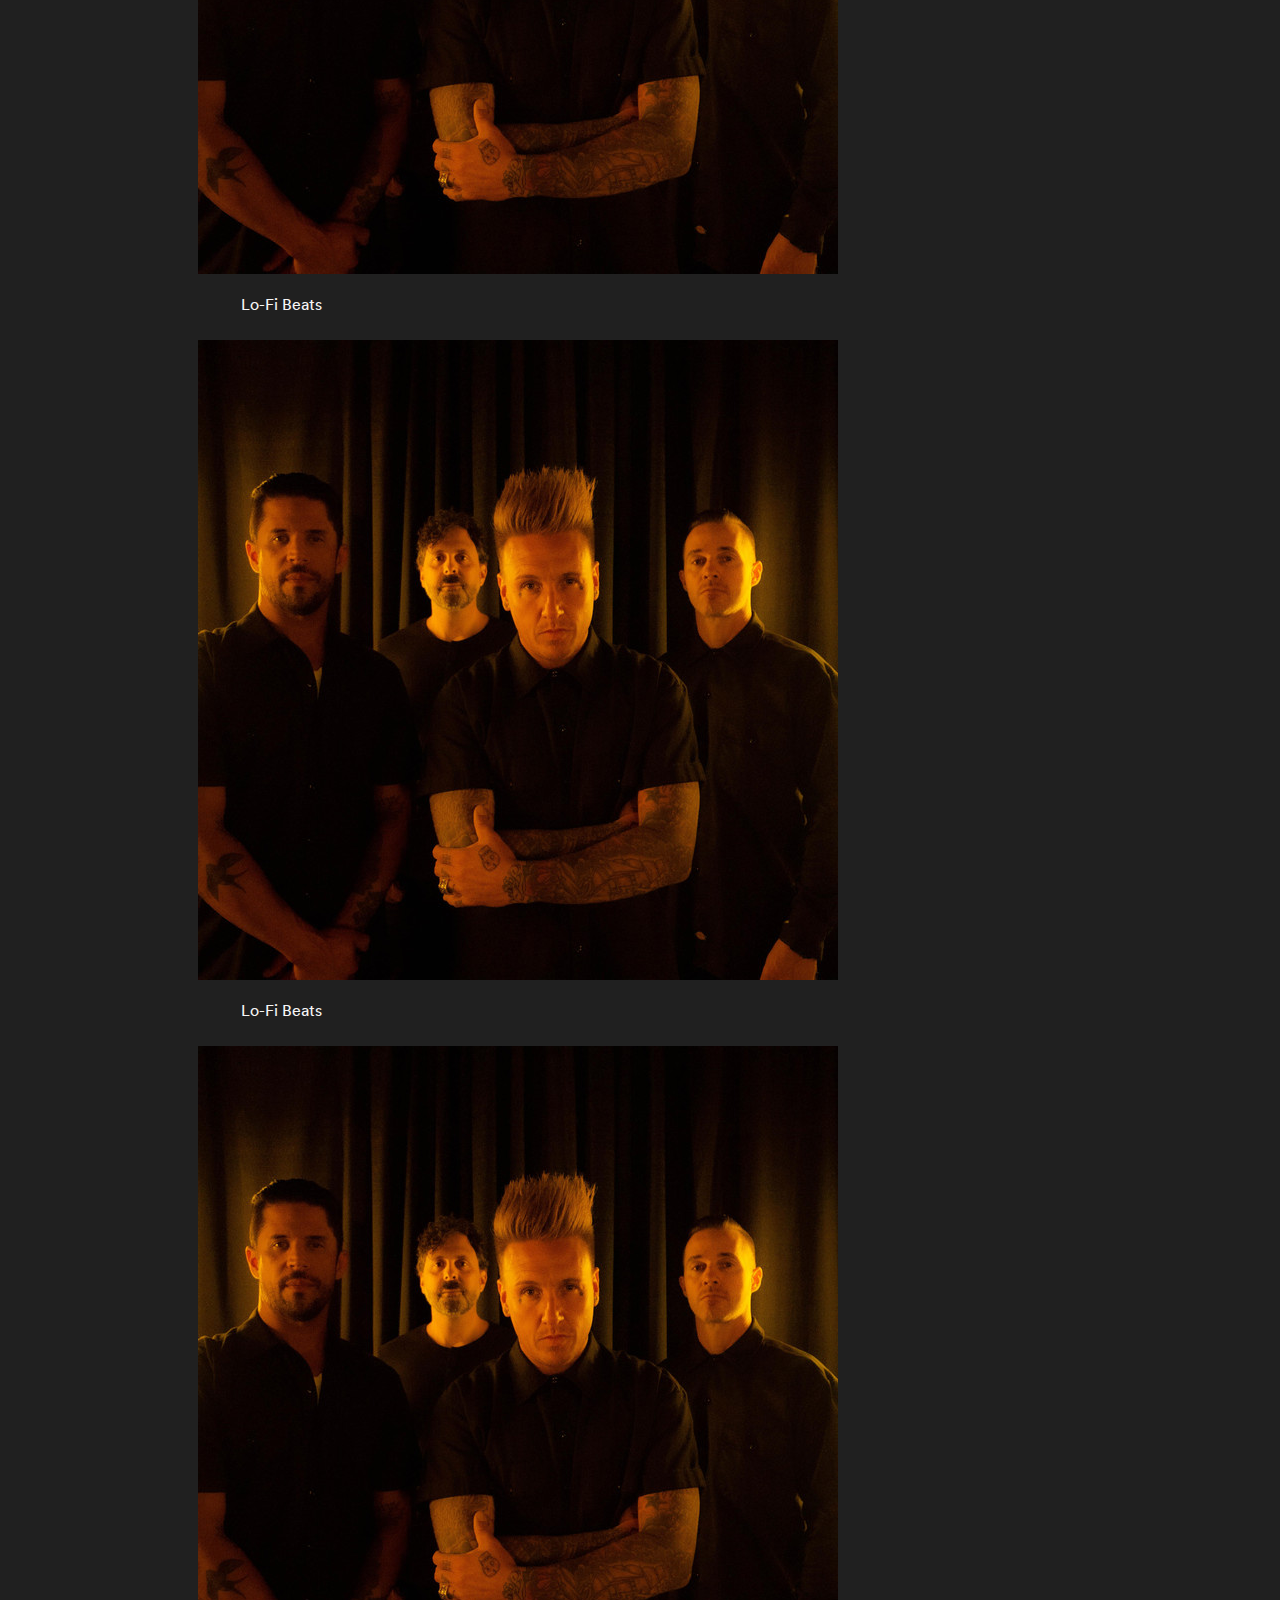
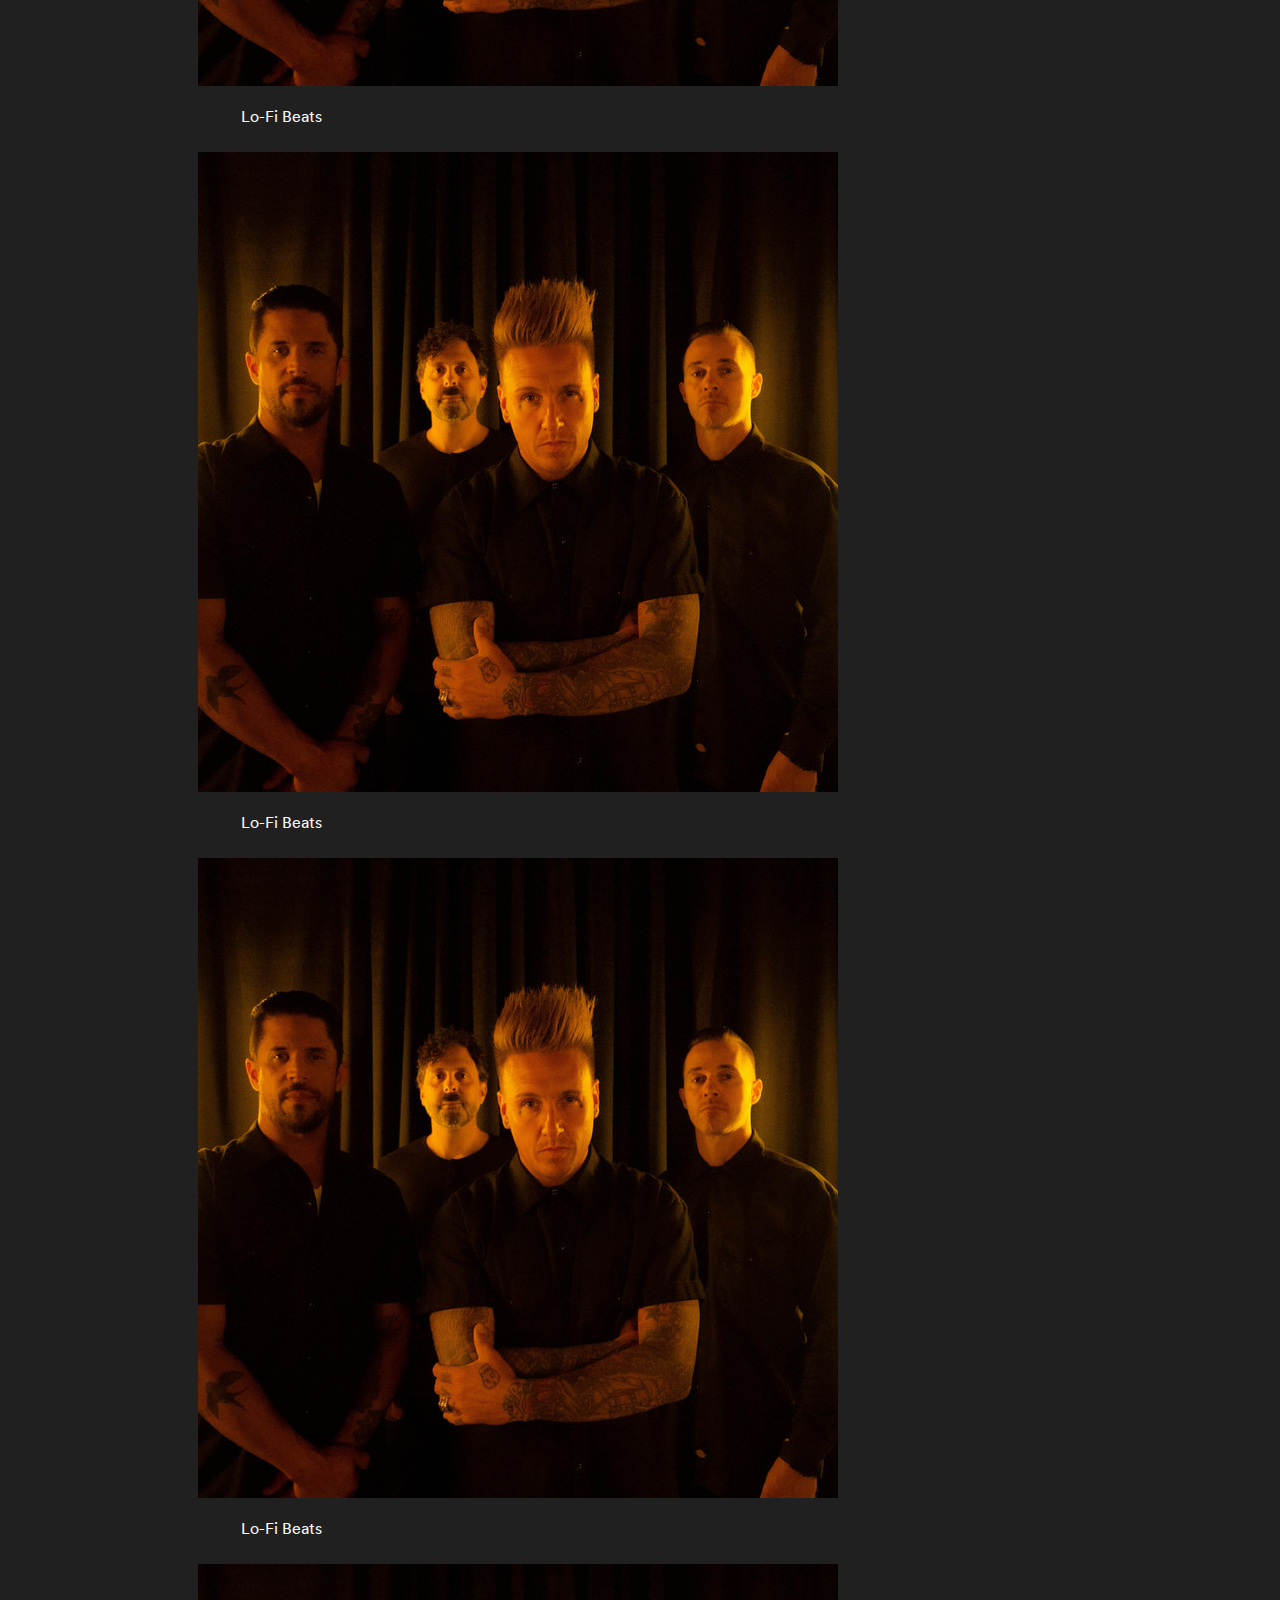
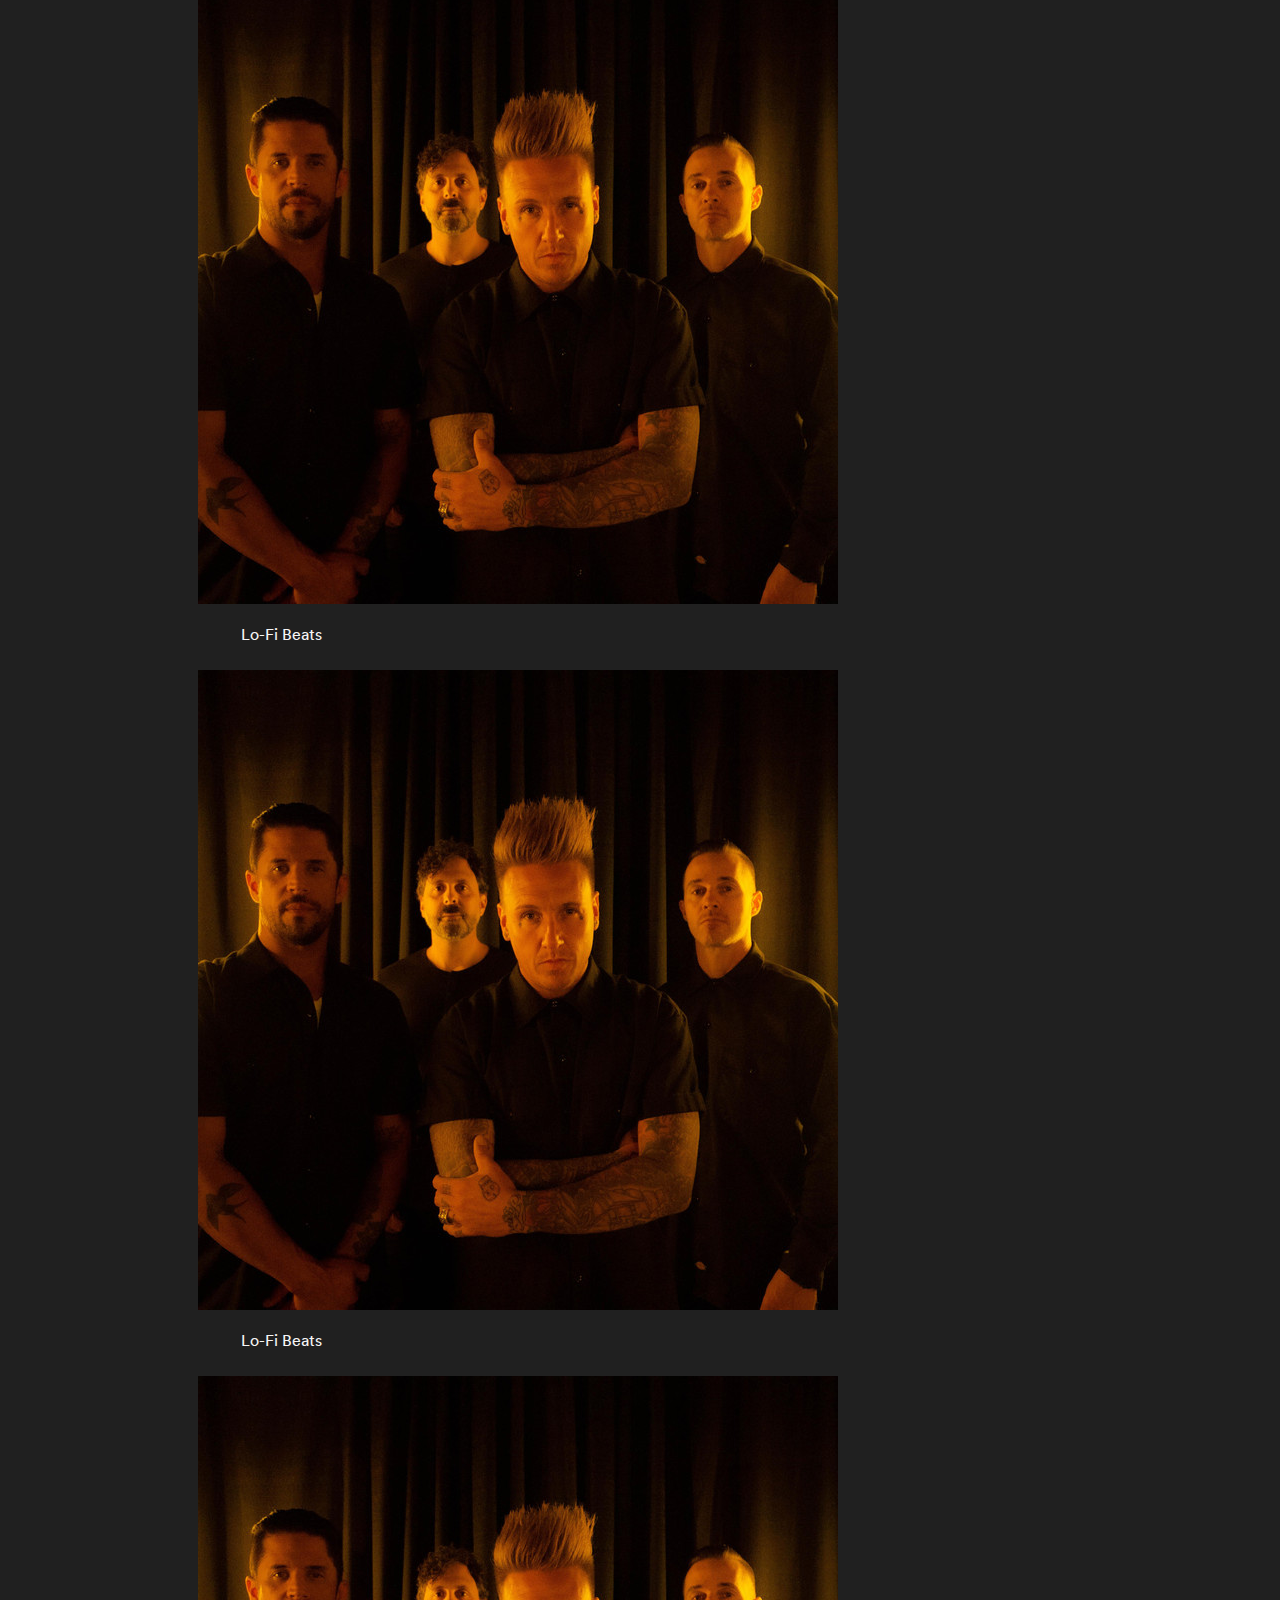
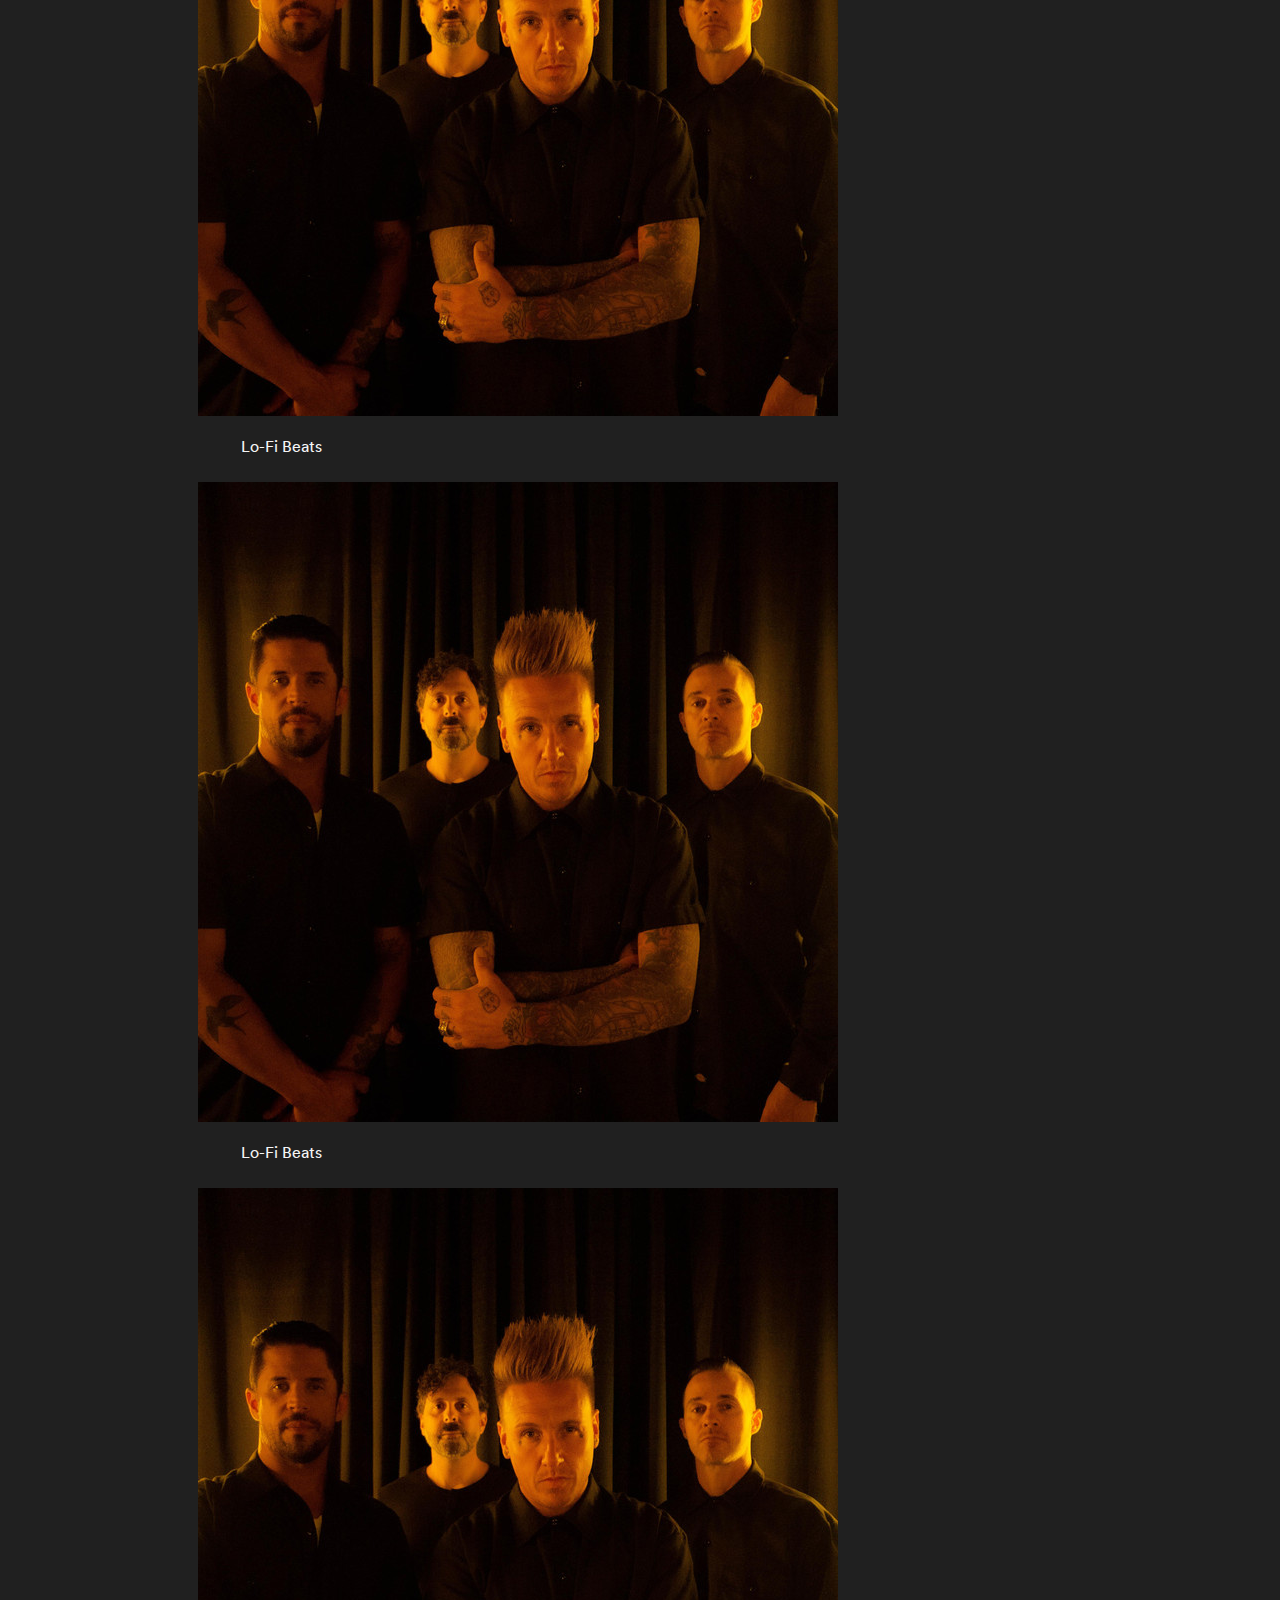
<file: artist.html>
<!doctype html>
<html lang="en">
  <head>
    <!-- Required meta tags -->
    <meta charset="utf-8">
    <meta name="viewport" content="width=device-width, initial-scale=1, shrink-to-fit=no">

    <!-- Bootstrap CSS -->
    <link rel="stylesheet" href="https://cdn.jsdelivr.net/npm/bootstrap@4.5.3/dist/css/bootstrap.min.css" integrity="sha384-TX8t27EcRE3e/ihU7zmQxVncDAy5uIKz4rEkgIXeMed4M0jlfIDPvg6uqKI2xXr2" crossorigin="anonymous">
    <!-- css -->
    <link rel="stylesheet" href="styles/style.css">

    <!--FONT AWESOME-->
    <link
      rel="stylesheet"
      href="https://use.fontawesome.com/releases/v5.15.1/css/all.css"
      integrity="sha384-vp86vTRFVJgpjF9jiIGPEEqYqlDwgyBgEF109VFjmqGmIY/Y4HV4d3Gp2irVfcrp"
      crossorigin="anonymous"
    />
    <link rel="icon" href="imgs/spotifymainlogo.ico">
    <title>Album Page!</title>
  </head>
  <body id="artist-body">

    <div class="btn-group dropright">
      <button style=" z-index: 100;" type="button" class="btn dropdown-toggle" data-toggle="dropdown" aria-haspopup="true" aria-expanded="false">
        <i class="fab fa-spotify"></i>
      </button>
      <div class="dropdown-menu">
        <a class="dropdown-item" href="index.html">Home</a>
        <a class="dropdown-item" href="artist.html">Search</a>
        <a class="dropdown-item" href="album.html">Your library</a>
        <div class="dropdown-divider"></div>
        <a class="dropdown-item" href="Register.html">Sign Up</a>
        <a class="dropdown-item" href="login.html">Login</a>
      </div>
    </div>

    <section id="album-banner" class="">
    <div class="jumbotron py-0 align-items-center text-center">
     
        
        <div class="buttonbox">
          <p  class="text-center p-0 m-0 listeners">33,000,676 MONTHLY LISTENERS</p>

            <h1 id="groupName">Linkin Park</h1>
        <button id="playbtn" class="btn-play d-none d-md-inline-block">PLAY</button>

        <button id="followbtn" class="btn-follow d-none d-md-inline-block">FOLLOW</button>
        <img src="imgs/i-play icon.png" width="31" class="btn-i-play d-inline-block d-md-none mr-3"/>
        <img style="transform: rotate(90deg);" src="imgs/a-album-icon.png"  width="27" class="btn-a-album d-inline-block d-md-none mr-3"/>
        <i class="fas fa-ellipsis-h mt-1 d-none d-md-inline-block"></i>
        <i class="fas fa-ellipsis-h mt-1 d-inline-block d-md-none"></i>

    </div>
          <img style="width: 100%; height: 50vh;object-fit: cover;" class="img-fluid" src="imgs/hero.jpg" alt="album cover">
          <div class="wrapper-img"></div>
          <div class="row d-flex justify-content-center contentnav">
            <div class="list-group list-group-horizontal" id="list-tab" role="tablist">
              <a class="list-group-item list-group-item-action active" id="list-home-list" data-toggle="list" href="#list-home" role="tab" aria-controls="home">Overview</a>
              <a class="list-group-item list-group-item-action" id="list-profile-list" data-toggle="list" href="#list-profile" role="tab" aria-controls="profile">Related Artists</a>
              <a class="list-group-item list-group-item-action" id="list-messages-list" data-toggle="list" href="#list-messages" role="tab" aria-controls="messages">About</a>
            
            </div>
          </div>
          </div>

    </section>
    <div id="containerfix" class="container-fluid">
      
      <div class="row">
        <div class="tab-content" id="nav-tabContent">
          <div class="tab-pane fade show active" id="list-home" role="tabpanel" aria-labelledby="list-home-list"> 
            <!-- ALBUM CARDS -->
            <div  class="container-fluid">
              <h1 style="color: white; font-size: 40px;margin-bottom: 50px;">Popular relases</h1>
              <div class="row">
                  <div class="col col-12 col-sm-6 col-lg-4 col-xl-2">
                    <div class="card">
                      <img
                        src="imgs/l1.jpg"
                        class="card-img-top"
                        alt="..."
                      />
                      <div class="imgIcon">
                      </div>
                      <div class="card-body album">
                        <p class="card-text">Lo-Fi Beats</p>
                      </div>
                    </div>
                  </div>
                  <div class="col col-12 col-sm-6 col-lg-4 col-xl-2">
                    <div class="card mr-5">
                      <img
                        src="imgs/l2.jpg"
                        class="card-img-top"
                        alt="..."
                      />
                      <div class="imgIcon">
                      </div>
                      <div class="card-body album">
                        <p class="card-text">Lo-Fi Beats</p>
                      </div>
                    </div>
                  </div>
                  <div class="col col-12 col-sm-6 col-lg-4 col-xl-2">
                    <div class="card mr-5">
                      <img
                        src="imgs/l3.jpg"
                        class="card-img-top"
                        alt="..."
                      />
                      <div class="imgIcon">
                      </div>
                      <div class="card-body album">
                        <p class="card-text">Lo-Fi Beats</p>
                      </div>
                    </div>
                  </div>
                  <div class="col col-12 col-sm-6 col-lg-4 col-xl-2">
                    <div class="card mr-5">
                      <img
                        src="imgs/l4.jpg"
                        class="card-img-top"
                        alt="..."
                      />
                      <div class="imgIcon">
                      </div>
                      <div class="card-body album">
                        <p class="card-text">Lo-Fi Beats</p>
                      </div>
                    </div>
                  </div>
                  <div class="col col-12 col-sm-6 col-lg-4 col-xl-2">
                    <div class="card mr-5">
                      <img
                        src="imgs/l5.jpg"
                        class="card-img-top"
                        alt="..."
                      />
                      <div class="imgIcon">
                      </div>
                      <div class="card-body album">
                        <p class="card-text">Lo-Fi Beats</p>
                      </div>
                    </div>
                  </div>
                  <div class="col col-12 col-sm-6 col-lg-4 col-xl-2">
                    <div class="card mr-5">
                      <img
                        src="imgs/l6.jpg"
                        class="card-img-top"
                        alt="..."
                      />
                      <div class="imgIcon">
                      </div>
                      <div class="card-body album">
                        <p class="card-text">Lo-Fi Beats</p>
                      </div>
                    </div>
                  </div>
                </div>
                <h1 style="color: white; font-size: 40px;margin-bottom: 50px;">Featuring Linking Park</h1>
                <div class="row">
                  <div class="col col-12 col-sm-6 col-lg-4 col-xl-2">
                    <div class="card mr-5">
                      <img
                        src="imgs/l6.jpg"
                        class="card-img-top"
                        alt="..."
                      />
                      <div class="imgIcon">
                      </div>
                      <div class="card-body album">
                        <p class="card-text">Lo-Fi Beats</p>
                      </div>
                    </div>
                  </div>
                  <div class="col col-12 col-sm-6 col-lg-4 col-xl-2">
                    <div class="card mr-5">
                      <img
                        src="imgs/l1.jpg"
                        class="card-img-top"
                        alt="..."
                      />
                      <div class="imgIcon">
                      </div>
                      <div class="card-body album">
                        <p class="card-text">Lo-Fi Beats</p>
                      </div>
                    </div>
                  </div>
                  <div class="col col-12 col-sm-6 col-lg-4 col-xl-2">
                    <div class="card mr-5">
                      <img
                        src="imgs/l1.jpg"
                        class="card-img-top"
                        alt="..."
                      />
                      <div class="imgIcon">
                      </div>
                      <div class="card-body album">
                        <p class="card-text">Lo-Fi Beats</p>
                      </div>
                    </div>
                  </div>
                  <div class="col col-12 col-sm-6 col-lg-4 col-xl-2">
                    <div class="card mr-5">
                      <img
                        src="imgs/l1.jpg"
                        class="card-img-top"
                        alt="..."
                      />
                      <div class="imgIcon">
                      </div>
                      <div class="card-body album">
                        <p class="card-text">Lo-Fi Beats</p>
                      </div>
                    </div>
                  </div>
                  <div class="col col-12 col-sm-6 col-lg-4 col-xl-2">
                    <div class="card mr-5">
                      <img
                        src="imgs/l1.jpg"
                        class="card-img-top"
                        alt="..."
                      />
                      <div class="imgIcon">
                      </div>
                      <div class="card-body album">
                        <p class="card-text">Lo-Fi Beats</p>
                      </div>
                    </div>
                  </div>
                  <div class="col col-12 col-sm-6 col-lg-4 col-xl-2">
                    <div class="card mr-5">
                      <img
                        src="imgs/l1.jpg"
                        class="card-img-top"
                        alt="..."
                      />
                      <div class="imgIcon">
                      </div>
                      <div class="card-body album">
                        <p class="card-text">Lo-Fi Beats</p>
                      </div>
                    </div>
                  </div>
                </div>
                <div class="row">
                  <div class="col col-12 col-sm-6 col-lg-4 col-xl-2">
                    <div class="card mr-5">
                      <img
                        src="imgs/l1.jpg"
                        class="card-img-top"
                        alt="..."
                      />
                      <div class="imgIcon">
                      </div>
                      <div class="card-body album">
                        <p class="card-text">Lo-Fi Beats</p>
                      </div>
                    </div>
                  </div>
                  <div class="col col-12 col-sm-6 col-lg-4 col-xl-2">
                    <div class="card mr-5">
                      <img
                        src="imgs/l1.jpg"
                        class="card-img-top"
                        alt="..."
                      />
                      <div class="imgIcon">
                      </div>
                      <div class="card-body album">
                        <p class="card-text">Lo-Fi Beats</p>
                      </div>
                    </div>
                  </div>
                  <div class="col col-12 col-sm-6 col-lg-4 col-xl-2">
                    <div class="card mr-5">
                      <img
                        src="imgs/l1.jpg"
                        class="card-img-top"
                        alt="..."
                      />
                      <div class="imgIcon">
                      </div>
                      <div class="card-body album">
                        <p class="card-text">Lo-Fi Beats</p>
                      </div>
                    </div>
                  </div>
                  <div class="col col-12 col-sm-6 col-lg-4 col-xl-2">
                    <div class="card mr-5">
                      <img
                        src="imgs/l1.jpg"
                        class="card-img-top"
                        alt="..."
                      />
                      <div class="imgIcon">
                      </div>
                      <div class="card-body album">
                        <p class="card-text">Lo-Fi Beats</p>
                      </div>
                    </div>
                  </div>
                  <div class="col col-12 col-sm-6 col-lg-4 col-xl-2">
                    <div class="card mr-5">
                      <img
                        src="imgs/l1.jpg"
                        class="card-img-top"
                        alt="..."
                      />
                      <div class="imgIcon">
                      </div>
                      <div class="card-body album">
                        <p class="card-text">Lo-Fi Beats</p>
                      </div>
                    </div>
                  </div>
                  <div class="col col-12 col-sm-6 col-lg-4 col-xl-2">
                    <div class="card mr-5">
                      <img
                        src="imgs/l1.jpg"
                        class="card-img-top"
                        alt="..."
                      />
                      <div class="imgIcon">
                      </div>
                      <div class="card-body album">
                        <p class="card-text">Lo-Fi Beats</p>
                      </div>
                    </div>
                  </div>
                </div>
                <div class="row">
                  <div class="col col-12 col-sm-6 col-lg-4 col-xl-2">
                    <div class="card mr-5">
                      <img
                        src="imgs/l1.jpg"
                        class="card-img-top"
                        alt="..."
                      />
                      <div class="imgIcon">
                      </div>
                      <div class="card-body album">
                        <p class="card-text">Lo-Fi Beats</p>
                      </div>
                    </div>
                  </div>
                  <div class="col col-12 col-sm-6 col-lg-4 col-xl-2">
                    <div class="card mr-5">
                      <img
                        src="imgs/l1.jpg"
                        class="card-img-top"
                        alt="..."
                      />
                      <div class="imgIcon">
                      </div>
                      <div class="card-body album">
                        <p class="card-text">Lo-Fi Beats</p>
                      </div>
                    </div>
                  </div>
                  <div class="col col-12 col-sm-6 col-lg-4 col-xl-2">
                    <div class="card mr-5">
                      <img
                        src="imgs/l1.jpg"
                        class="card-img-top"
                        alt="..."
                      />
                      <div class="imgIcon">
                      </div>
                      <div class="card-body album">
                        <p class="card-text">Lo-Fi Beats</p>
                      </div>
                    </div>
                  </div>
                  <div class="col col-12 col-sm-6 col-lg-4 col-xl-2">
                    <div class="card mr-5">
                      <img
                        src="imgs/l1.jpg"
                        class="card-img-top"
                        alt="..."
                      />
                      <div class="imgIcon">
                      </div>
                      <div class="card-body album">
                        <p class="card-text">Lo-Fi Beats</p>
                      </div>
                    </div>
                  </div>
                  <div class="col col-12 col-sm-6 col-lg-4 col-xl-2">
                    <div class="card mr-5">
                      <img
                        src="imgs/l1.jpg"
                        class="card-img-top"
                        alt="..."
                      />
                      <div class="imgIcon">
                      </div>
                      <div class="card-body album">
                        <p class="card-text">Lo-Fi Beats</p>
                      </div>
                    </div>
                  </div>
                  <div class="col col-12 col-sm-6 col-lg-4 col-xl-2">
                    <div class="card mr-5">
                      <img
                        src="imgs/l1.jpg"
                        class="card-img-top"
                        alt="..."
                      />
                      <div class="imgIcon">
                      </div>
                      <div class="card-body album">
                        <p class="card-text">Lo-Fi Beats</p>
                      </div>
                    </div>
                  </div>
                </div>
                <div class="row">
                  <div class="col col-12 col-sm-6 col-lg-4 col-xl-2">
                    <div class="card mr-5">
                      <img
                        src="imgs/l1.jpg"
                        class="card-img-top"
                        alt="..."
                      />
                      <div class="imgIcon">
                      </div>
                      <div class="card-body album">
                        <p class="card-text">Lo-Fi Beats</p>
                      </div>
                    </div>
                  </div>
                  <div class="col col-12 col-sm-6 col-lg-4 col-xl-2">
                    <div class="card mr-5">
                      <img
                        src="imgs/l1.jpg"
                        class="card-img-top"
                        alt="..."
                      />
                      <div class="imgIcon">
                      </div>
                      <div class="card-body album">
                        <p class="card-text">Lo-Fi Beats</p>
                      </div>
                    </div>
                  </div>
                  <div class="col col-12 col-sm-6 col-lg-4 col-xl-2">
                    <div class="card mr-5">
                      <img
                        src="imgs/l1.jpg"
                        class="card-img-top"
                        alt="..."
                      />
                      <div class="imgIcon">
                      </div>
                      <div class="card-body album">
                        <p class="card-text">Lo-Fi Beats</p>
                      </div>
                    </div>
                  </div>
                  <div class="col col-12 col-sm-6 col-lg-4 col-xl-2">
                    <div class="card mr-5">
                      <img
                        src="imgs/l1.jpg"
                        class="card-img-top"
                        alt="..."
                      />
                      <div class="imgIcon">
                      </div>
                      <div class="card-body album">
                        <p class="card-text">Lo-Fi Beats</p>
                      </div>
                    </div>
                  </div>
                  <div class="col col-12 col-sm-6 col-lg-4 col-xl-2">
                    <div class="card mr-5">
                      <img
                        src="imgs/l1.jpg"
                        class="card-img-top"
                        alt="..."
                      />
                      <div class="imgIcon">
                      </div>
                      <div class="card-body album">
                        <p class="card-text">Lo-Fi Beats</p>
                      </div>
                    </div>
                  </div>
                  <div class="col col-12 col-sm-6 col-lg-4 col-xl-2">
                    <div class="card mr-5">
                      <img
                        src="imgs/l1.jpg"
                        class="card-img-top"
                        alt="..."
                      />
                      <div class="imgIcon">
                      </div>
                      <div class="card-body album">
                        <p class="card-text">Lo-Fi Beats</p>
                      </div>
                    </div>
                  </div>
                </div>
                <div class="row">
                  <div class="col col-12 col-sm-6 col-lg-4 col-xl-2">
                    <div class="card mr-5">
                      <img
                        src="imgs/l1.jpg"
                        class="card-img-top"
                        alt="..."
                      />
                      <div class="imgIcon">
                      </div>
                      <div class="card-body album">
                        <p class="card-text">Lo-Fi Beats</p>
                      </div>
                    </div>
                  </div>
                  <div class="col col-12 col-sm-6 col-lg-4 col-xl-2">
                    <div class="card mr-5">
                      <img
                        src="imgs/l1.jpg"
                        class="card-img-top"
                        alt="..."
                      />
                      <div class="imgIcon">
                      </div>
                      <div class="card-body album">
                        <p class="card-text">Lo-Fi Beats</p>
                      </div>
                    </div>
                  </div>
                  <div class="col col-12 col-sm-6 col-lg-4 col-xl-2">
                    <div class="card mr-5">
                      <img
                        src="imgs/l1.jpg"
                        class="card-img-top"
                        alt="..."
                      />
                      <div class="imgIcon">
                      </div>
                      <div class="card-body album">
                        <p class="card-text">Lo-Fi Beats</p>
                      </div>
                    </div>
                  </div>
                  <div class="col col-12 col-sm-6 col-lg-4 col-xl-2">
                    <div class="card mr-5">
                      <img
                        src="imgs/l1.jpg"
                        class="card-img-top"
                        alt="..."
                      />
                      <div class="imgIcon">
                      </div>
                      <div class="card-body album">
                        <p class="card-text">Lo-Fi Beats</p>
                      </div>
                    </div>
                  </div>
                  <div class="col col-12 col-sm-6 col-lg-4 col-xl-2">
                    <div class="card mr-5">
                      <img
                        src="imgs/l1.jpg"
                        class="card-img-top"
                        alt="..."
                      />
                      <div class="imgIcon">
                      </div>
                      <div class="card-body album">
                        <p class="card-text">Lo-Fi Beats</p>
                      </div>
                    </div>
                  </div>
                  <div class="col col-12 col-sm-6 col-lg-4 col-xl-2">
                    <div class="card mr-5">
                      <img
                        src="imgs/l1.jpg"
                        class="card-img-top"
                        alt="..."
                      />
                      <div class="imgIcon">
                      </div>
                      <div class="card-body album">
                        <p class="card-text">Lo-Fi Beats</p>
                      </div>
                    </div>
                  </div>
                </div>
      </div>
      </div>
          <div class="tab-pane fade" id="list-profile" role="tabpanel" aria-labelledby="list-profile-list"> 
              <div  class="container-fluid">
            <div class="row">
                <div class="col col-12 col-sm-6 col-lg-4 col-xl-2">
                  <div class="card">
                    <img
                      src="imgs/l1.jpg"
                      class="card-img-top related"
                      alt="..."
                    />
                    <div class="imgIcon">
                    </div>
                    <div class="card-body">
                      <p class="card-text">Papa Roach</p>
                    </div>
                  </div>
                </div>
                <div class="col col-12 col-sm-6 col-lg-4 col-xl-2">
                  <div class="card mr-5">
                    <img
                      src="imgs/hoobastank.jpg"
                      class="card-img-top related"
                      alt="..."
                    />
                    <div class="imgIcon">
                    </div>
                    <div class="card-body">
                      <p class="card-text">Hoobastank</p>
                    </div>
                  </div>
                </div>
                <div class="col col-12 col-sm-6 col-lg-4 col-xl-2">
                  <div class="card mr-5">
                    <img
                      src="imgs/breabenj.jpg"
                      class="card-img-top related"
                      alt="..."
                    />
                    <div class="imgIcon">
                    </div>
                    <div class="card-body">
                      <p class="card-text">Breaking Benjamin</p>
                    </div>
                  </div>
                </div>
                <div class="col col-12 col-sm-6 col-lg-4 col-xl-2">
                  <div class="card mr-5">
                    <img
                      src="imgs/3dgrace.jpg"
                      class="card-img-top related"
                      alt="..."
                    />
                    <div class="imgIcon">
                    </div>
                    <div class="card-body">
                      <p class="card-text">Three Days Grace</p>
                    </div>
                  </div>
                </div>
                <div class="col col-12 col-sm-6 col-lg-4 col-xl-2">
                  <div class="card mr-5">
                    <img
                      src="imgs/seether.png"
                      class="card-img-top related"
                      alt="..."
                    />
                    <div class="imgIcon">
                    </div>
                    <div class="card-body">
                      <p class="card-text">Seether</p>
                    </div>
                  </div>
                </div>
                <div class="col col-12 col-sm-6 col-lg-4 col-xl-2">
                  <div class="card mr-5">
                    <img
                      src="imgs/p.o.d.jpg"
                      class="card-img-top related"
                      alt="..."
                    />
                    <div class="imgIcon">
                    </div>
                    <div class="card-body">
                      <p class="card-text">P.O.D</p>
                    </div>
                  </div>
                </div>
              </div>  
            </div>
            </div>
    

          <div class="tab-pane fade" id="list-messages" role="tabpanel" aria-labelledby="list-messages-list">
            <div class="container-fluid">             
               <div class="row">
                <div class="col-sm-12 col-xl-8">
                  
                  <div class="card text-white">
                    <img src="imgs/artist(luca)page/linkin.webp" class="card-img img-fluid" alt="..." style="width: auto;">
                    <div class="rankIcon">
                      <h4>#112</h4>
                      <p>in the world</p>
                    </div>
                    <div class="card-img-overlay d-flex justify-content-end align-items-center flex-column">
                      <h5 class="card-title align-self-start">21,309,743 monthly listeners</h5>
                      <p class="card-text">Rooted at the crossroads of aggresive metal and beat-driven hip-hop, Linkin Park became one of the most successful acts of the early 21st century by incorporating elements from across genres, injecting hardcore rap, raucous punk, atmospheric...</p>
                      
                    </div>
                  </div>
                </div>
                <div class="col-sm-12 mt-sm-4 col-xl-4 mt-xl-0">
                  <div class="container d-flex flex-column"></div>
                  <div class="card mb-3" >
                    <div class="row no-gutters">
                      <div class="col-2 col-lg-3">
                        <img style="width: 80px!important;height: 80px!important;" src="imgs/artist(luca)page/date temp.png" height="100px" width="100px" class="card-img" alt="october tour">
                      </div>
                      <div class="col-10 col-lg-9 d-flex align-items-center">
                        <div class="card-body">
                          
                          <p class="card-text mb-0">Rescheduled - Fake Tour</p>
                          <p class="card-text text-muted">Mon 7:30 AM • Kursaal Oostende</p>
                        </div>
                      </div>
                    </div>
                  </div>
                  <div class="card mb-3" >
                    <div class="row no-gutters">
                      <div class="col-2 col-lg-3">
                        <img style="width: 80px!important;height: 80px!important;" src="imgs/artist(luca)page/25dec.png" height="100px" width="100px" class="card-img" alt="december tour">
                      </div>
                      <div class="col-10 col-lg-9 d-flex align-items-center">
                        <div class="card-body">
                          
                          <p class="card-text mb-0">Reschduled again - Another Fake Tour</p>
                          <p class="card-text text-muted">Fri 6:00 PM • ACCOR ARENA, Paris</p>
                        </div>
                      </div>
                    </div>
                  </div>
                  <div class="card mb-3" >
                    <div class="row no-gutters">
                      <div class="col-2 col-lg-3">
                        <img style="width: 80px!important;height: 80px!important;" src="imgs/artist(luca)page/JAN31.png" height="100px" width="100px"  class="card-img" alt="jan tour">
                      </div>
                      <div class="col-10 col-lg-9 d-flex align-items-center">
                        <div class="card-body">
                          
                          <p class="card-text mb-0">Rescheduled - Look, There's No Tour</p>
                          <p class="card-text text-muted">Sat 6:00 PM • Space, The Final Frontier</p>
                        </div>
                      </div>
                    </div>
                  </div>
                  </div>
                </div>
              </div>
            </div>
          </div>
    </div>
               <!-- Finish of artist Related  -->
            
            
            
             
    <footer>

<!--START OF SIDE-NAV-->

      <nav
      class="navbar navbar-expand-sm navbar-dark navbar-fixed-left fixed-left "
    >
      <a class="navbar-brand" href="#">
        <img src="imgs/Spotify_Logo_White.png" width="140" height="42"
      /></a>

      <div class="collapse navbar-collapse" id="navbarNavDropdown">
        <ul class="navbar-nav d-flex flex-column mt-3">
          <li class="nav-item">
            <a class="nav-link" href="index.html">
              <svg viewBox="0 0 512 512" width="24" height="24" xmlns="http://www.w3.org/2000/svg"><path d="M 256.274 60.84 L 84.324 166.237 L 84.324 443.063 L 193.27 443.063 L 193.27 293.73 L 320.228 293.73 L 320.228 443.063 L 428.222 443.063 L 428.222 165.476 L 256.274 60.84 Z M 256.274 35.95 L 448.452 149.145 L 448.452 464.395 L 300 464.395 L 300 315.062 L 213.499 315.062 L 213.499 464.395 L 64.095 464.395 L 64.095 150.161 L 256.274 35.95 Z" fill="currentColor"></path></svg>
              Home</a
            >
          </li>
          <li class="nav-item">
            <a class="nav-link" href="artist.html"
              ><svg viewBox="0 0 512 512" width="24" height="24" xmlns="http://www.w3.org/2000/svg"><path d="M349.714 347.937l93.714 109.969-16.254 13.969-93.969-109.969q-48.508 36.825-109.207 36.825-36.826 0-70.476-14.349t-57.905-38.603-38.603-57.905-14.349-70.476 14.349-70.476 38.603-57.905 57.905-38.603 70.476-14.349 70.476 14.349 57.905 38.603 38.603 57.905 14.349 70.476q0 37.841-14.73 71.619t-40.889 58.921zM224 377.397q43.428 0 80.254-21.461t58.286-58.286 21.461-80.254-21.461-80.254-58.286-58.285-80.254-21.46-80.254 21.46-58.285 58.285-21.46 80.254 21.46 80.254 58.285 58.286 80.254 21.461z" fill="currentColor" fill-rule="evenodd"></path></svg>
              Search</a
            >
          </li>

          <li class="nav-item  active">
            <a class="nav-link" href="album.html">
              <svg viewBox="0 0 512 512" width="24" height="24" xmlns="http://www.w3.org/2000/svg"><path d="M291.301 81.778l166.349 373.587-19.301 8.635-166.349-373.587zM64 463.746v-384h21.334v384h-21.334zM192 463.746v-384h21.334v384h-21.334z" fill="currentColor"></path></svg>
              Your library
            </a>
          </li>
          <span class="profile-nav">
            <li class="nav-item">
                <a class="nav-link bottom" href="#"><svg width="1em" class="mr-2" height="1em" viewBox="0 0 16 16" class="bi bi-arrow-down-circle" fill="currentColor" xmlns="http://www.w3.org/2000/svg">
                    <path fill-rule="evenodd" d="M8 15A7 7 0 1 0 8 1a7 7 0 0 0 0 14zm0 1A8 8 0 1 0 8 0a8 8 0 0 0 0 16z"/>
                    <path fill-rule="evenodd" d="M8 4a.5.5 0 0 1 .5.5v5.793l2.146-2.147a.5.5 0 0 1 .708.708l-3 3a.5.5 0 0 1-.708 0l-3-3a.5.5 0 1 1 .708-.708L7.5 10.293V4.5A.5.5 0 0 1 8 4z"/>
                  </svg> Install App</a>
              </li>
          </span>
          
            <img src="imgs/hero.jpg"  class =" rounded-circle profile-pic"  width="20" height="20"
            alt=""> 
            <p class="userName">Luca Perullo</p>
           
        </ul>
      </div>
    </nav>
    <!-- end of navbar -->
 <!-- START PLAYER -->

 <div
      class="col col-lg-12 d-flex flex-column text-center player-container"
      id="player-container"
    >
      <div class="row text-center mt-3 pb-0 player-controls ">
        <svg
          width="1em"
          height="1em"
          viewBox="0 0 16 16"
          class="bi bi-shuffle mx-2 d-none d-lg-flex"
          fill="currentColor"
          xmlns="http://www.w3.org/2000/svg"
        >
          <path
            fill-rule="evenodd"
            d="M0 3.5A.5.5 0 0 1 .5 3H1c2.202 0 3.827 1.24 4.874 2.418.49.552.865 1.102 1.126 1.532.26-.43.636-.98 1.126-1.532C9.173 4.24 10.798 3 13 3v1c-1.798 0-3.173 1.01-4.126 2.082A9.624 9.624 0 0 0 7.556 8a9.624 9.624 0 0 0 1.317 1.918C9.828 10.99 11.204 12 13 12v1c-2.202 0-3.827-1.24-4.874-2.418A10.595 10.595 0 0 1 7 9.05c-.26.43-.636.98-1.126 1.532C4.827 11.76 3.202 13 1 13H.5a.5.5 0 0 1 0-1H1c1.798 0 3.173-1.01 4.126-2.082A9.624 9.624 0 0 0 6.444 8a9.624 9.624 0 0 0-1.317-1.918C4.172 5.01 2.796 4 1 4H.5a.5.5 0 0 1-.5-.5z"
          />
          <path
            d="M13 5.466V1.534a.25.25 0 0 1 .41-.192l2.36 1.966c.12.1.12.284 0 .384l-2.36 1.966a.25.25 0 0 1-.41-.192zm0 9v-3.932a.25.25 0 0 1 .41-.192l2.36 1.966c.12.1.12.284 0 .384l-2.36 1.966a.25.25 0 0 1-.41-.192z"
          />
        </svg>
        <div class="navigation">
          <button id="prev" class="action-btn">
            <svg
              width="1em"
              height="1em"
              viewBox="0 0 16 16"
              class="bi bi-skip-start-fill mx-2"
              fill="currentColor"
              xmlns="http://www.w3.org/2000/svg"
            >
              <path
                fill-rule="evenodd"
                d="M4.5 3.5A.5.5 0 0 0 4 4v8a.5.5 0 0 0 1 0V4a.5.5 0 0 0-.5-.5z"
              />
              <path
                d="M4.903 8.697l6.364 3.692c.54.313 1.232-.066 1.232-.697V4.308c0-.63-.692-1.01-1.232-.696L4.903 7.304a.802.802 0 0 0 0 1.393z"
              />
            </svg>
          </button>


          <button id="play" class="action-btn action-btn-big">
            <i
              class="far fa-play-circle"
              style="font-size: 30px; margin-top: -5px; width: 30px"
            ></i>
          </button>
          <button id="next" class="action-btn">
            <svg
              width="1em"
              height="1em"
              viewBox="0 0 16 16"
              class="bi bi-skip-end-fill mx-2"
              fill="currentColor"
              xmlns="http://www.w3.org/2000/svg"
            >
              <path
                fill-rule="evenodd"
                d="M12 3.5a.5.5 0 0 1 .5.5v8a.5.5 0 0 1-1 0V4a.5.5 0 0 1 .5-.5z"
              />
              <path
                d="M11.596 8.697l-6.363 3.692c-.54.313-1.233-.066-1.233-.697V4.308c0-.63.692-1.01 1.233-.696l6.363 3.692a.802.802 0 0 1 0 1.393z"
              />
            </svg>
          </button>
        </div>
        <svg
          width="1em"
          height="1em"
          viewBox="0 0 16 16"
          class="bi bi-arrow-repeat mx-2 d-none d-lg-flex"
          fill="currentColor"
          xmlns="http://www.w3.org/2000/svg"
        >
          <path
            d="M11.534 7h3.932a.25.25 0 0 1 .192.41l-1.966 2.36a.25.25 0 0 1-.384 0l-1.966-2.36a.25.25 0 0 1 .192-.41zm-11 2h3.932a.25.25 0 0 0 .192-.41L2.692 6.23a.25.25 0 0 0-.384 0L.342 8.59A.25.25 0 0 0 .534 9z"
          />
          <path
            fill-rule="evenodd"
            d="M8 3c-1.552 0-2.94.707-3.857 1.818a.5.5 0 1 1-.771-.636A6.002 6.002 0 0 1 13.917 7H12.9A5.002 5.002 0 0 0 8 3zM3.1 9a5.002 5.002 0 0 0 8.757 2.182.5.5 0 1 1 .771.636A6.002 6.002 0 0 1 2.083 9H3.1z"
          />
        </svg>
      </div>
      <div class="row pt-2 position-relative slider mb-3 d-flex">
        <div class="progress-container" id="progress-container">
          <div class="progress" id="progress"></div>
        </div>
      </div>

      <div class="col-sm-12 col-lg-2 third-col-player mr-2">
        <svg
          width="1em"
          height="1em"
          viewBox="0 0 16 16"
          class="bi bi-list-ul mx-2 d-none d-lg-flex"
          fill="currentColor"
          xmlns="http://www.w3.org/2000/svg"
        >
          <path
            fill-rule="evenodd"
            d="M5 11.5a.5.5 0 0 1 .5-.5h9a.5.5 0 0 1 0 1h-9a.5.5 0 0 1-.5-.5zm0-4a.5.5 0 0 1 .5-.5h9a.5.5 0 0 1 0 1h-9a.5.5 0 0 1-.5-.5zm0-4a.5.5 0 0 1 .5-.5h9a.5.5 0 0 1 0 1h-9a.5.5 0 0 1-.5-.5zm-3 1a1 1 0 1 0 0-2 1 1 0 0 0 0 2zm0 4a1 1 0 1 0 0-2 1 1 0 0 0 0 2zm0 4a1 1 0 1 0 0-2 1 1 0 0 0 0 2z"
          />
        </svg>
        <svg
          width="1em"
          height="1em"
          viewBox="0 0 16 16"
          class="bi bi-pip mx-2 d-none d-lg-flex"
          fill="currentColor"
          xmlns="http://www.w3.org/2000/svg"
        >
          <path
            fill-rule="evenodd"
            d="M0 3.5A1.5 1.5 0 0 1 1.5 2h13A1.5 1.5 0 0 1 16 3.5v9a1.5 1.5 0 0 1-1.5 1.5h-13A1.5 1.5 0 0 1 0 12.5v-9zM1.5 3a.5.5 0 0 0-.5.5v9a.5.5 0 0 0 .5.5h13a.5.5 0 0 0 .5-.5v-9a.5.5 0 0 0-.5-.5h-13z"
          />
          <path
            d="M8 8.5a.5.5 0 0 1 .5-.5h5a.5.5 0 0 1 .5.5v3a.5.5 0 0 1-.5.5h-5a.5.5 0 0 1-.5-.5v-3z"
          />
        </svg>
        <svg
          width="1em"
          height="1em"
          viewBox="0 0 16 16"
          class="bi bi-volume-up mx-2 d-none d-lg-flex"
          fill="currentColor"
          xmlns="http://www.w3.org/2000/svg"
        >
          <path
            fill-rule="evenodd"
            d="M6.717 3.55A.5.5 0 0 1 7 4v8a.5.5 0 0 1-.812.39L3.825 10.5H1.5A.5.5 0 0 1 1 10V6a.5.5 0 0 1 .5-.5h2.325l2.363-1.89a.5.5 0 0 1 .529-.06zM6 5.04L4.312 6.39A.5.5 0 0 1 4 6.5H2v3h2a.5.5 0 0 1 .312.11L6 10.96V5.04z"
          />
          <path
            d="M11.536 14.01A8.473 8.473 0 0 0 14.026 8a8.473 8.473 0 0 0-2.49-6.01l-.708.707A7.476 7.476 0 0 1 13.025 8c0 2.071-.84 3.946-2.197 5.303l.708.707z"
          />
          <path
            d="M10.121 12.596A6.48 6.48 0 0 0 12.025 8a6.48 6.48 0 0 0-1.904-4.596l-.707.707A5.483 5.483 0 0 1 11.025 8a5.483 5.483 0 0 1-1.61 3.89l.706.706z"
          />
          <path
            d="M8.707 11.182A4.486 4.486 0 0 0 10.025 8a4.486 4.486 0 0 0-1.318-3.182L8 5.525A3.489 3.489 0 0 1 9.025 8 3.49 3.49 0 0 1 8 10.475l.707.707z"
          />
        </svg>
        <form>
          <div class="form-group">
            <label for="formControlRange" class="volumecolor"></label>
            <input
              type="range"
              class="form-control-range d-none d-lg-flex"
              id="formControlRange"
            />
          </div>
        </form>
      </div>

      <div class="row">
        <div class="col-sm-12 col-lg-3 ml-3 d-flex singer-player">
          <div class="img-container">
            <img src="imgs/In_the_end.jpg" id="cover" />
          </div>
          <div class="title" style="color: #fff">
            <h4 class="my-0 mx-3 p-0" id="title"></h4>
          </div>
          <svg
            width="1em"
            height="1em"
            viewBox="0 0 16 16"
            class="bi bi-heart mt-2 mr-3"
            style="color: rgb(206, 206, 206)"
            fill="currentColor"
            xmlns="http://www.w3.org/2000/svg"
          >
            <path
              fill-rule="evenodd"
              d="M8 2.748l-.717-.737C5.6.281 2.514.878 1.4 3.053c-.523 1.023-.641 2.5.314 4.385.92 1.815 2.834 3.989 6.286 6.357 3.452-2.368 5.365-4.542 6.286-6.357.955-1.886.838-3.362.314-4.385C13.486.878 10.4.28 8.717 2.01L8 2.748zM8 15C-7.333 4.868 3.279-3.04 7.824 1.143c.06.055.119.112.176.171a3.12 3.12 0 0 1 .176-.17C12.72-3.042 23.333 4.867 8 15z"
            />
          </svg>
        </div>
      </div>

      <audio src="music/Point of Authority.mp3" id="audio-player"></audio>
    </div>
    <!-- End PLAYER -->
    <script src="spotify.js"></script>
    
    </footer>
    

    <!-- Optional JavaScript; choose one of the two! -->

    <!-- Option 1: jQuery and Bootstrap Bundle (includes Popper) -->
    <script src="https://code.jquery.com/jquery-3.5.1.slim.min.js" integrity="sha384-DfXdz2htPH0lsSSs5nCTpuj/zy4C+OGpamoFVy38MVBnE+IbbVYUew+OrCXaRkfj" crossorigin="anonymous"></script>
    <script src="https://cdn.jsdelivr.net/npm/bootstrap@4.5.3/dist/js/bootstrap.bundle.min.js" integrity="sha384-ho+j7jyWK8fNQe+A12Hb8AhRq26LrZ/JpcUGGOn+Y7RsweNrtN/tE3MoK7ZeZDyx" crossorigin="anonymous"></script>

    <!-- Option 2: jQuery, Popper.js, and Bootstrap JS
    <script src="https://code.jquery.com/jquery-3.5.1.slim.min.js" integrity="sha384-DfXdz2htPH0lsSSs5nCTpuj/zy4C+OGpamoFVy38MVBnE+IbbVYUew+OrCXaRkfj" crossorigin="anonymous"></script>
    <script src="https://cdn.jsdelivr.net/npm/popper.js@1.16.1/dist/umd/popper.min.js" integrity="sha384-9/reFTGAW83EW2RDu2S0VKaIzap3H66lZH81PoYlFhbGU+6BZp6G7niu735Sk7lN" crossorigin="anonymous"></script>
    <script src="https://cdn.jsdelivr.net/npm/bootstrap@4.5.3/dist/js/bootstrap.min.js" integrity="sha384-w1Q4orYjBQndcko6MimVbzY0tgp4pWB4lZ7lr30WKz0vr/aWKhXdBNmNb5D92v7s" crossorigin="anonymous"></script>
    -->
  </body>

</html>
</file>
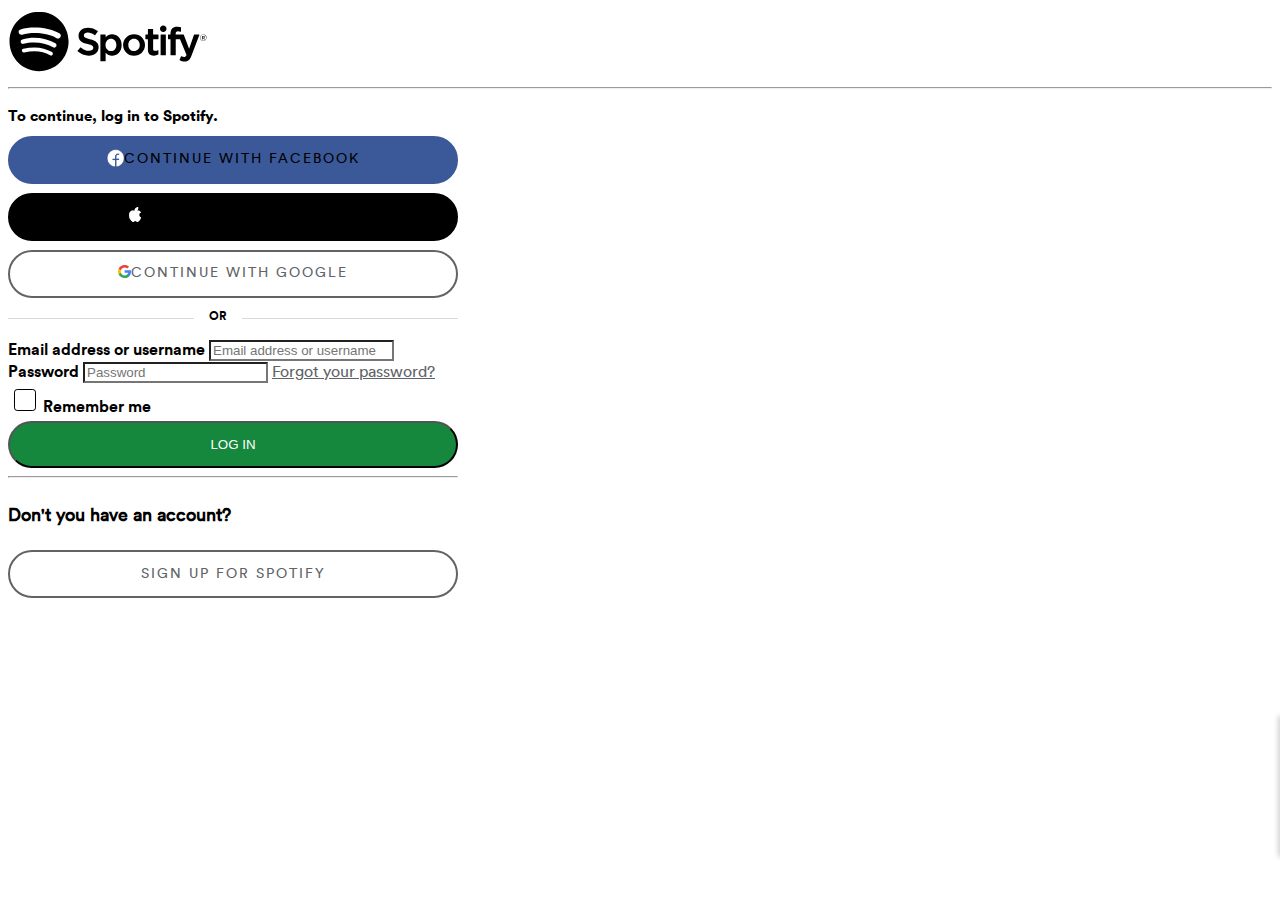
<file: login.html>
<!DOCTYPE html>
<html lang="en">
  <head>
    <!-- Required meta tags -->
    <meta charset="utf-8" />
    <meta
      name="viewport"
      content="width=device-width, initial-scale=1, shrink-to-fit=no"
    />
    <!-- Bootstrap CSS -->
    <link
      rel="stylesheet"
      href="https://cdn.jsdelivr.net/npm/bootstrap@4.5.3/dist/css/bootstrap.min.css"
      integrity="sha384-TX8t27EcRE3e/ihU7zmQxVncDAy5uIKz4rEkgIXeMed4M0jlfIDPvg6uqKI2xXr2"
      crossorigin="anonymous"
    />
    <!-- fontawsome -->
    <link
      rel="stylesheet"
      href="https://use.fontawesome.com/releases/v5.15.1/css/all.css"
      integrity="sha384-vp86vTRFVJgpjF9jiIGPEEqYqlDwgyBgEF109VFjmqGmIY/Y4HV4d3Gp2irVfcrp"
      crossorigin="anonymous"
    />
    <!-- CSS -->
    <link rel="stylesheet" href="styles/style.css" />
    <!-- font -->
    <link
      href="//db.onlinewebfonts.com/c/f1a22f6f15d272c7aa56da8b2c91f5e5?family=Circular+Std+Black"
      rel="stylesheet"
      type="text/css"
    />
    <link
      href="//db.onlinewebfonts.com/c/27c8b64c285e64ed247c83fd3465e8c5?family=Circular+Bold"
      rel="stylesheet"
      type="text/css"
    />
    <link
      href="//db.onlinewebfonts.com/c/02d8f1743ede250c7c9865f1574d7cc6?family=Circular+Book"
      rel="stylesheet"
      type="text/css"
    />
    <link rel="icon" href="imgs/spotifymainlogo.ico">
    <title>Login - Spotify</title>
  </head>
  <body id="loginPage">
    <nav class="navbar navbar-dark px-0 loginNav">
      <a class="navbar-brand mx-auto" style="margin-top: 12px;" href="index.html">
        <img
          class="img-fluid"
          src="imgs/spotifylogo.svg"
          width="200"
          height="66.66"
          alt=""
          loading="lazy"
        />
      </a>
    </nav>
    <hr class="mb-03 mt-2" style="background-color:  rgb(217, 218, 220);
    ;" />
    <div class="container">
      <div class="row d-flex justify-content-center">
        <div
          class="col col-12 d-flex flex-column justify-content-center align-items-center"
        >
          <h1 style="margin-top: 16px;">To continue, log in to Spotify.</h1>
          <div class="row">
            <div class="col-xs-12">
              <button
                id="fb"
                type="button"
                class="btn btn-primary btn-lg btn-block login-buttons"
              >
                <img src="imgs/facebookapp.png" alt="" class="fbapp mr-3" width="17">
                continue with facebook
              </button>
            </div>
          </div>
          <div class="row">
            <div class="col-xs-12">
              <button
                id="apl"
                type="button"
                class="btn btn-primary btn-lg btn-block login-buttons"
              >
               <img src="imgs/icons8-apple-logo-512.png" alt="apple logo" class="aplogo mr-3" width="18"/>
                continue with apple
              </button>
            </div>
          </div>
          <div class="row">
            <div class="col-xs-12">
              <button
                id="ggl"
                type="button"
                class="btn btn-light btn-lg btn-block login-buttons"
              >
                <img src="imgs/goglelogo.svg" class="gglogo mr-3" alt="google logo" width="13" />
                continue with google
              </button>
            </div>
          </div>
          <div class="col-xs-12 dividers">
            <strong style="margin-top: 3px">OR</strong>
          </div>
        </div>
      </div>
      <form>
        <div class="form-row align-items-center form-column flex-column">
          <div class="col col-12">
            <label for="inlineFormInput">Email address or username</label>
            <input
              type="text"
              class="form-control mb-2"
              id="inlineFormInput"
              placeholder="Email address or username"
            />
          </div>
          <div class="col col-12">
            <label for="rememberMe">Password</label>
            <input
              type="text"
              class="form-control mb-2"
              id="rememberMe"
              placeholder="Password"
            />

            <a href="https://www.spotify.com/password-reset/"
              >Forgot your password?</a
            >
          </div>
        </div>
      </form>
      <div class="container box mt-5">
        <div class="row">
          <div class="col-12 col-md-6 text-left px-0">
            <div class="form-check mb-2">
              <form>
                <input type="checkbox" id="checkboxed" name="check" value="checkboxy">
                <label for="checkboxed">Remember me</label>
            </div>
          </div>
          <div class="col-12 col-md-6 text-left">
            <button type="Log in" class="btn btn-success mb-2">Log in</button>
          </div>
        </div>
      </div>
      <hr />
      <div
        class="row d-flex flex-column justify-content-center align-items-center"
      >
        <h4>Don't you have an account?</h4>
        <button style="margin-bottom: 10px;"
          id="ggl"
          type="button"
          class="btn btn-light btn-lg btn-block login-buttons"
          onclick="location.href='Register.html'"
        >
          Sign up for spotify
        </button>
      </div>
    </div>

    <div id="captcha" class="d-flex">
      <div id="captchaImage" class="d-flex flex-column justify-content-center">
        <div class="mx-auto">
          <img src="/imgs/logo_48.png" alt="" width="40px" />
        </div>
        <div class="d-flex justify-content-between mx-2">
          <a href="#">Privacy</a><span>-</span><a href="#">Terms</a>
        </div>
      </div>
      <div
        id="captchaText"
        class="d-flex flex-column align-items-start justify-content-center"
      >
        <p class="my-0">
          protected by <span style="font-weight: 600">reCAPTCHA</span>
        </p>
        <div class="d-flex">
          <a href="#">Privacy </a> <span class="mx-1">-</span>
          <a href="#"> Terms</a>
        </div>
      </div>
    </div>

    <!-- Optional JavaScript; choose one of the two! -->

    <!-- Option 1: jQuery and Bootstrap Bundle (includes Popper) -->
    <script
      src="https://code.jquery.com/jquery-3.5.1.slim.min.js"
      integrity="sha384-DfXdz2htPH0lsSSs5nCTpuj/zy4C+OGpamoFVy38MVBnE+IbbVYUew+OrCXaRkfj"
      crossorigin="anonymous"
    ></script>
    <script
      src="https://cdn.jsdelivr.net/npm/bootstrap@4.5.3/dist/js/bootstrap.bundle.min.js"
      integrity="sha384-ho+j7jyWK8fNQe+A12Hb8AhRq26LrZ/JpcUGGOn+Y7RsweNrtN/tE3MoK7ZeZDyx"
      crossorigin="anonymous"
    ></script>

    <!-- Option 2: jQuery, Popper.js, and Bootstrap JS
    <script src="https://code.jquery.com/jquery-3.5.1.slim.min.js" integrity="sha384-DfXdz2htPH0lsSSs5nCTpuj/zy4C+OGpamoFVy38MVBnE+IbbVYUew+OrCXaRkfj" crossorigin="anonymous"></script>
    <script src="https://cdn.jsdelivr.net/npm/popper.js@1.16.1/dist/umd/popper.min.js" integrity="sha384-9/reFTGAW83EW2RDu2S0VKaIzap3H66lZH81PoYlFhbGU+6BZp6G7niu735Sk7lN" crossorigin="anonymous"></script>
    <script src="https://cdn.jsdelivr.net/npm/bootstrap@4.5.3/dist/js/bootstrap.min.js" integrity="sha384-w1Q4orYjBQndcko6MimVbzY0tgp4pWB4lZ7lr30WKz0vr/aWKhXdBNmNb5D92v7s" crossorigin="anonymous"></script>
    -->
  </body>
</html>
</file>
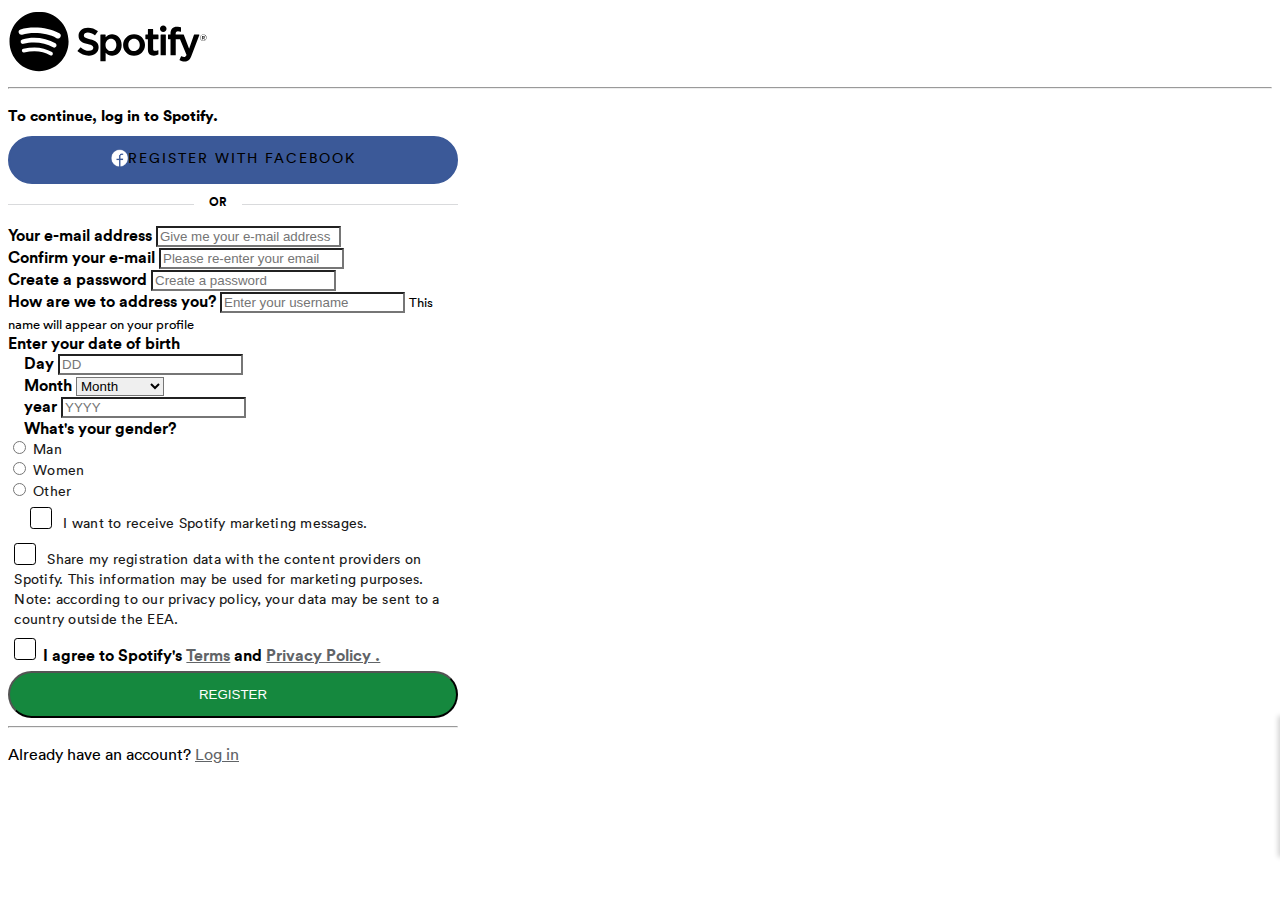
<file: Register.html>
<!DOCTYPE html>
<html lang="en">
  <head>
    <!-- Required meta tags -->
    <meta charset="utf-8" />
    <meta
      name="viewport"
      content="width=device-width, initial-scale=1, shrink-to-fit=no"
    />
    <!-- Bootstrap CSS -->
    <link
      rel="stylesheet"
      href="https://cdn.jsdelivr.net/npm/bootstrap@4.5.3/dist/css/bootstrap.min.css"
      integrity="sha384-TX8t27EcRE3e/ihU7zmQxVncDAy5uIKz4rEkgIXeMed4M0jlfIDPvg6uqKI2xXr2"
      crossorigin="anonymous"
    />
    <!-- fontawsome -->
    <link
      rel="stylesheet"
      href="https://use.fontawesome.com/releases/v5.15.1/css/all.css"
      integrity="sha384-vp86vTRFVJgpjF9jiIGPEEqYqlDwgyBgEF109VFjmqGmIY/Y4HV4d3Gp2irVfcrp"
      crossorigin="anonymous"
    />
    <!-- CSS -->
    <link rel="stylesheet" href="styles/style.css" />
    <!-- font -->
    <link
      href="//db.onlinewebfonts.com/c/f1a22f6f15d272c7aa56da8b2c91f5e5?family=Circular+Std+Black"
      rel="stylesheet"
      type="text/css"
    />
    <link
      href="//db.onlinewebfonts.com/c/27c8b64c285e64ed247c83fd3465e8c5?family=Circular+Bold"
      rel="stylesheet"
      type="text/css"
    />
    <link
      href="//db.onlinewebfonts.com/c/02d8f1743ede250c7c9865f1574d7cc6?family=Circular+Book"
      rel="stylesheet"
      type="text/css"
    />
    <link rel="icon" href="imgs/spotifymainlogo.ico">
    <title>Sign up - Spotify</title>
  </head>
  <body>
    <nav class="navbar navbar-dark px-0 loginNav">
      <a class="navbar-brand mx-auto" style="margin-top: 12px;" href="index.html">
        <img
          class="img-fluid"
          src="imgs/spotifylogo.svg"
          width="200"
          height="66.66"
          alt=""
          loading="lazy"
        />
      </a>
    </nav>
    <hr class="mb-03 mt-2" style="background-color:  rgb(217, 218, 220);
    ;" />
    <div  id="Register-page"class="container-fluid">
      <div class="row d-flex justify-content-center">
        <div
          class="col col-12 d-flex flex-column justify-content-center align-items-center"
        >
          <h1 style="margin-top: 16px;">To continue, log in to Spotify.</h1>
          <div class="row">
            <div class="col-xs-12">
              <button
                id="fb"
                type="button"
                class="btn btn-primary btn-lg btn-block login-buttons"
              >
                <img src="imgs/facebookapp.png" alt="" class="fbapp mr-3" width="17">
                Register with facebook
              </button>
            </div>
          </div>
        
          <div class="col-xs-12 dividers">
            <strong style="margin-top: 3px">OR</strong>
          </div>
        </div>
      </div>
      <form>
        <div class="form-row align-items-center form-column flex-column">
          <div class="col col-12">
            <label for="inlineFormInput"> Your e-mail address</label>
            <input
              type="text"
              class="form-control mb-2"
              id="inlineFormInput"
              placeholder="Give me your e-mail address"
            />
          </div>
          <div class="col col-12">
            <label for="rememberMe">Confirm your e-mail</label>
            <input
              type="text"
              class="form-control mb-2"
              id="rememberMe"
              placeholder="Please re-enter your email"
            />

          </div>
          <div class="col col-12">
            <label for="inlineFormInput">Create a password</label>
            <input
              type="text"
              class="form-control mb-2"
              id="inlineFormInput"
              placeholder="Create a password"
            />
          </div>
          <div class="col col-12">
            <label for="inlineFormInput">How are we to address you?</label>
            <input
              type="text"
              class="form-control mb-2"
              id="inlineFormInput"
              placeholder="Enter your username"
            />
            <small>This name will appear on your profile </small>
          </div>
        

          <div class="col col-12">
              <div class="row">
                  <div class="col col-12">
                    <label for="inlineFormInput"> Enter your date of birth</label>
       
            </div>
            <div class=" date row d-flex">
                <div class="col col-3">
            <label for="inlineFormInput">Day</label>
            <input
              type="text"
              class="form-control mb-2"
              id="inlineFormInput"
              placeholder="DD"
            />
        </div>
        <div class="col col-md-5 mb-0 pb-0" >
            <label for="day">Month</label>
            <select id="inputState" class="form-control" required>
              <option class="text-muted">Month</option>
              <option>January</option>
              <option>February</option>
              <option>March</option>
              <option>April</option>
              <option>May</option>
              <option>June</option>
              <option>July</option>
              <option>August</option>
              <option>September</option>
              <option>October</option>
              <option>November</option>
              <option>Dicember</option>
            </select>
        </div>
        <div class="col col-md-4">
            <label for="year">year</label>
            <input
              type="number"
              id="year"
              class="form-control"
              placeholder="YYYY"
              required
            />
        </div>
        

        </div>
  
       
         
        <label class=" gender form-group" for="gender">What's your gender?</label>
    
            <div class=" form-group col col-10 ">
        <div class="form-check form-check-inline">
            <input class="form-check-input" type="radio" name="inlineRadioOptions" id="inlineRadio1" value="option1">
            <label class="form-check-label" for="inlineRadio1"> <span class="mr-4">Man</span>  </label>
          </div>
          <div class="form-check form-check-inline">
            <input class="form-check-input" type="radio" name="inlineRadioOptions" id="inlineRadio2" value="option2">
            <label class="form-check-label" for="inlineRadio2"> <span class="mr-4">Women</span> </label>
          </div>
          <div class="form-check form-check-inline">
            <input class="form-check-input" type="radio" name="inlineRadioOptions" id="inlineRadio3" value="option3">
            <label class="form-check-label" for="inlineRadio3"> <span class="mr-4">Other</span> </label>
          </div>
        </div>
      
    
        
        
            <div class=" messagecheck form-check  mt-3 mb-3 ">
              
                <input type="checkbox" id="checkboxedMarketing" name="check" value="checkboxy">
                <label for="checkboxedMarketing">  <span>I want to receive Spotify marketing messages.</span> </label>
            </div>
        
          
            <div class="form-check  mt-3 mb-3 ">
              
                <input type="checkbox" id="checkboxedData" name="check" value="checkboxy">
                <label for="checkboxedData"> <span>Share my registration data with the content providers on Spotify. This information may be used for marketing purposes. Note: according to our privacy policy, your data may be sent to a country outside the EEA.</span> </label>
            </div>
        
        
          
        </div>
        <div class="form-check  mt-3 mb-3  px-0">

              
            <input type="checkbox" id="checkboxedTerms" name="check" value="checkboxy">
            <label for="checkboxedTerms">I agree to Spotify's <a href="https://www.spotify.com/us/legal/end-user-agreement/">Terms</a>   and <a href="https://www.spotify.com/us/legal/privacy-policy/">Privacy Policy .</a> </label>
        </div>
     
  
        
    </form>

    
      
      <div class="container box mt-5">
        <div class="row">
          <div class="col-12 col-md-12 text-center">
            <button type="Log in" class="btn btn-success mb-2">Register</button>
          </div>
        </div>
      </div>
      <hr />
      <div
        class="row d-flex justify-content-center align-items-center"
      >
        <p>Already have an account? <a href="login.html">Log in </a> </p>
        </div>
    </div>


    <div id="captcha" class="d-flex">
      <div id="captchaImage" class="d-flex flex-column justify-content-center">
        <div class="mx-auto">
          <img src="/imgs/logo_48.png" alt="" width="40px" />
        </div>
        <div class="d-flex justify-content-between mx-2">
          <a href="#">Privacy</a><span>-</span><a href="#">Terms</a>
        </div>
      </div>
      <div
        id="captchaText"
        class="d-flex flex-column align-items-start justify-content-center"
      >
        <p class="my-0">
          protected by <span style="font-weight: 600">reCAPTCHA</span>
        </p>
        <div class="d-flex">
          <a href="#">Privacy </a> <span class="mx-1">-</span>
          <a href="#"> Terms</a>
        </div>
      </div>
    </div>

    <!-- Optional JavaScript; choose one of the two! -->

    <!-- Option 1: jQuery and Bootstrap Bundle (includes Popper) -->
    <script
      src="https://code.jquery.com/jquery-3.5.1.slim.min.js"
      integrity="sha384-DfXdz2htPH0lsSSs5nCTpuj/zy4C+OGpamoFVy38MVBnE+IbbVYUew+OrCXaRkfj"
      crossorigin="anonymous"
    ></script>
    <script
      src="https://cdn.jsdelivr.net/npm/bootstrap@4.5.3/dist/js/bootstrap.bundle.min.js"
      integrity="sha384-ho+j7jyWK8fNQe+A12Hb8AhRq26LrZ/JpcUGGOn+Y7RsweNrtN/tE3MoK7ZeZDyx"
      crossorigin="anonymous"
    ></script>

    <!-- Option 2: jQuery, Popper.js, and Bootstrap JS
    <script src="https://code.jquery.com/jquery-3.5.1.slim.min.js" integrity="sha384-DfXdz2htPH0lsSSs5nCTpuj/zy4C+OGpamoFVy38MVBnE+IbbVYUew+OrCXaRkfj" crossorigin="anonymous"></script>
    <script src="https://cdn.jsdelivr.net/npm/popper.js@1.16.1/dist/umd/popper.min.js" integrity="sha384-9/reFTGAW83EW2RDu2S0VKaIzap3H66lZH81PoYlFhbGU+6BZp6G7niu735Sk7lN" crossorigin="anonymous"></script>
    <script src="https://cdn.jsdelivr.net/npm/bootstrap@4.5.3/dist/js/bootstrap.min.js" integrity="sha384-w1Q4orYjBQndcko6MimVbzY0tgp4pWB4lZ7lr30WKz0vr/aWKhXdBNmNb5D92v7s" crossorigin="anonymous"></script>
    -->
</body>
</html>
</file>
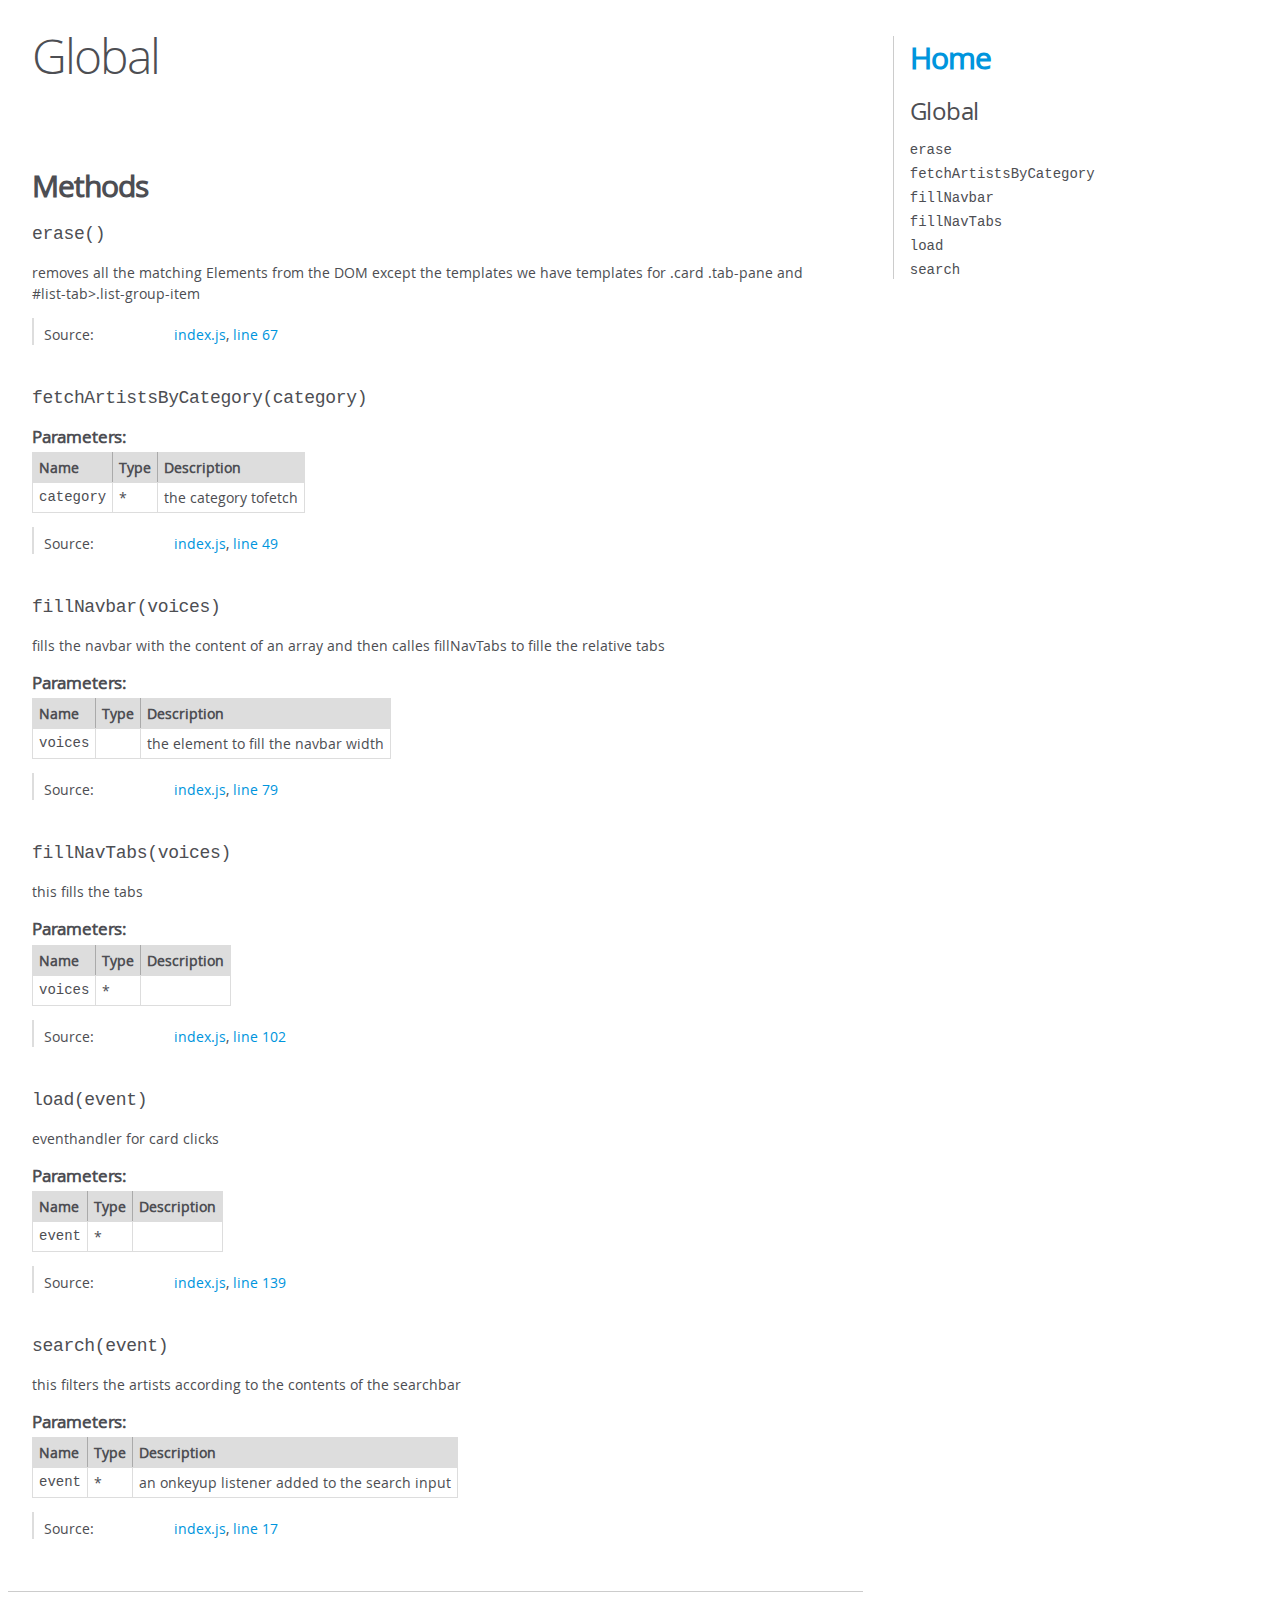
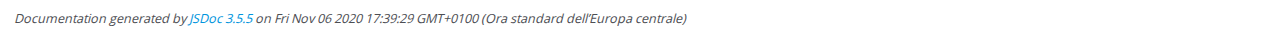
<file: out/global.html>
<!DOCTYPE html>
<html lang="en">
<head>
    <meta charset="utf-8">
    <title>JSDoc: Global</title>

    <script src="scripts/prettify/prettify.js"> </script>
    <script src="scripts/prettify/lang-css.js"> </script>
    <!--[if lt IE 9]>
      <script src="//html5shiv.googlecode.com/svn/trunk/html5.js"></script>
    <![endif]-->
    <link type="text/css" rel="stylesheet" href="styles/prettify-tomorrow.css">
    <link type="text/css" rel="stylesheet" href="styles/jsdoc-default.css">
</head>

<body>

<div id="main">

    <h1 class="page-title">Global</h1>

    




<section>

<header>
    
        <h2></h2>
        
    
</header>

<article>
    <div class="container-overview">
    
        

        


<dl class="details">

    

    

    

    

    

    

    

    

    

    

    

    

    

    

    

    
</dl>


        
    
    </div>

    

    

    

    

    

    

    

    
        <h3 class="subsection-title">Methods</h3>

        
            

    

    
    <h4 class="name" id="erase"><span class="type-signature"></span>erase<span class="signature">()</span><span class="type-signature"></span></h4>
    

    



<div class="description">
    removes all the matching Elements from the DOM except the templates

we have templates for .card .tab-pane and #list-tab>.list-group-item
</div>













<dl class="details">

    

    

    

    

    

    

    

    

    

    

    

    

    
    <dt class="tag-source">Source:</dt>
    <dd class="tag-source"><ul class="dummy"><li>
        <a href="index.js.html">index.js</a>, <a href="index.js.html#line67">line 67</a>
    </li></ul></dd>
    

    

    

    
</dl>


















        
            

    

    
    <h4 class="name" id="fetchArtistsByCategory"><span class="type-signature"></span>fetchArtistsByCategory<span class="signature">(category)</span><span class="type-signature"></span></h4>
    

    











    <h5>Parameters:</h5>
    

<table class="params">
    <thead>
    <tr>
        
        <th>Name</th>
        

        <th>Type</th>

        

        

        <th class="last">Description</th>
    </tr>
    </thead>

    <tbody>
    

        <tr>
            
                <td class="name"><code>category</code></td>
            

            <td class="type">
            
                
<span class="param-type">*</span>


            
            </td>

            

            

            <td class="description last">the category tofetch</td>
        </tr>

    
    </tbody>
</table>






<dl class="details">

    

    

    

    

    

    

    

    

    

    

    

    

    
    <dt class="tag-source">Source:</dt>
    <dd class="tag-source"><ul class="dummy"><li>
        <a href="index.js.html">index.js</a>, <a href="index.js.html#line49">line 49</a>
    </li></ul></dd>
    

    

    

    
</dl>


















        
            

    

    
    <h4 class="name" id="fillNavbar"><span class="type-signature"></span>fillNavbar<span class="signature">(voices)</span><span class="type-signature"></span></h4>
    

    



<div class="description">
    fills the navbar with the content of an array and then calles fillNavTabs to fille the relative tabs
</div>









    <h5>Parameters:</h5>
    

<table class="params">
    <thead>
    <tr>
        
        <th>Name</th>
        

        <th>Type</th>

        

        

        <th class="last">Description</th>
    </tr>
    </thead>

    <tbody>
    

        <tr>
            
                <td class="name"><code>voices</code></td>
            

            <td class="type">
            
            </td>

            

            

            <td class="description last">the element to fill the navbar width</td>
        </tr>

    
    </tbody>
</table>






<dl class="details">

    

    

    

    

    

    

    

    

    

    

    

    

    
    <dt class="tag-source">Source:</dt>
    <dd class="tag-source"><ul class="dummy"><li>
        <a href="index.js.html">index.js</a>, <a href="index.js.html#line79">line 79</a>
    </li></ul></dd>
    

    

    

    
</dl>


















        
            

    

    
    <h4 class="name" id="fillNavTabs"><span class="type-signature"></span>fillNavTabs<span class="signature">(voices)</span><span class="type-signature"></span></h4>
    

    



<div class="description">
    this fills the tabs
</div>









    <h5>Parameters:</h5>
    

<table class="params">
    <thead>
    <tr>
        
        <th>Name</th>
        

        <th>Type</th>

        

        

        <th class="last">Description</th>
    </tr>
    </thead>

    <tbody>
    

        <tr>
            
                <td class="name"><code>voices</code></td>
            

            <td class="type">
            
                
<span class="param-type">*</span>


            
            </td>

            

            

            <td class="description last"></td>
        </tr>

    
    </tbody>
</table>






<dl class="details">

    

    

    

    

    

    

    

    

    

    

    

    

    
    <dt class="tag-source">Source:</dt>
    <dd class="tag-source"><ul class="dummy"><li>
        <a href="index.js.html">index.js</a>, <a href="index.js.html#line102">line 102</a>
    </li></ul></dd>
    

    

    

    
</dl>


















        
            

    

    
    <h4 class="name" id="load"><span class="type-signature"></span>load<span class="signature">(event)</span><span class="type-signature"></span></h4>
    

    



<div class="description">
    eventhandler for card clicks
</div>









    <h5>Parameters:</h5>
    

<table class="params">
    <thead>
    <tr>
        
        <th>Name</th>
        

        <th>Type</th>

        

        

        <th class="last">Description</th>
    </tr>
    </thead>

    <tbody>
    

        <tr>
            
                <td class="name"><code>event</code></td>
            

            <td class="type">
            
                
<span class="param-type">*</span>


            
            </td>

            

            

            <td class="description last"></td>
        </tr>

    
    </tbody>
</table>






<dl class="details">

    

    

    

    

    

    

    

    

    

    

    

    

    
    <dt class="tag-source">Source:</dt>
    <dd class="tag-source"><ul class="dummy"><li>
        <a href="index.js.html">index.js</a>, <a href="index.js.html#line139">line 139</a>
    </li></ul></dd>
    

    

    

    
</dl>


















        
            

    

    
    <h4 class="name" id="search"><span class="type-signature"></span>search<span class="signature">(event)</span><span class="type-signature"></span></h4>
    

    



<div class="description">
    this filters the artists according to the contents of the searchbar
</div>









    <h5>Parameters:</h5>
    

<table class="params">
    <thead>
    <tr>
        
        <th>Name</th>
        

        <th>Type</th>

        

        

        <th class="last">Description</th>
    </tr>
    </thead>

    <tbody>
    

        <tr>
            
                <td class="name"><code>event</code></td>
            

            <td class="type">
            
                
<span class="param-type">*</span>


            
            </td>

            

            

            <td class="description last">an onkeyup listener added to the search input</td>
        </tr>

    
    </tbody>
</table>






<dl class="details">

    

    

    

    

    

    

    

    

    

    

    

    

    
    <dt class="tag-source">Source:</dt>
    <dd class="tag-source"><ul class="dummy"><li>
        <a href="index.js.html">index.js</a>, <a href="index.js.html#line17">line 17</a>
    </li></ul></dd>
    

    

    

    
</dl>


















        
    

    

    
</article>

</section>




</div>

<nav>
    <h2><a href="index.html">Home</a></h2><h3>Global</h3><ul><li><a href="global.html#erase">erase</a></li><li><a href="global.html#fetchArtistsByCategory">fetchArtistsByCategory</a></li><li><a href="global.html#fillNavbar">fillNavbar</a></li><li><a href="global.html#fillNavTabs">fillNavTabs</a></li><li><a href="global.html#load">load</a></li><li><a href="global.html#search">search</a></li></ul>
</nav>

<br class="clear">

<footer>
    Documentation generated by <a href="https://github.com/jsdoc3/jsdoc">JSDoc 3.5.5</a> on Fri Nov 06 2020 17:39:29 GMT+0100 (Ora standard dell’Europa centrale)
</footer>

<script> prettyPrint(); </script>
<script src="scripts/linenumber.js"> </script>
</body>
</html>
</file>
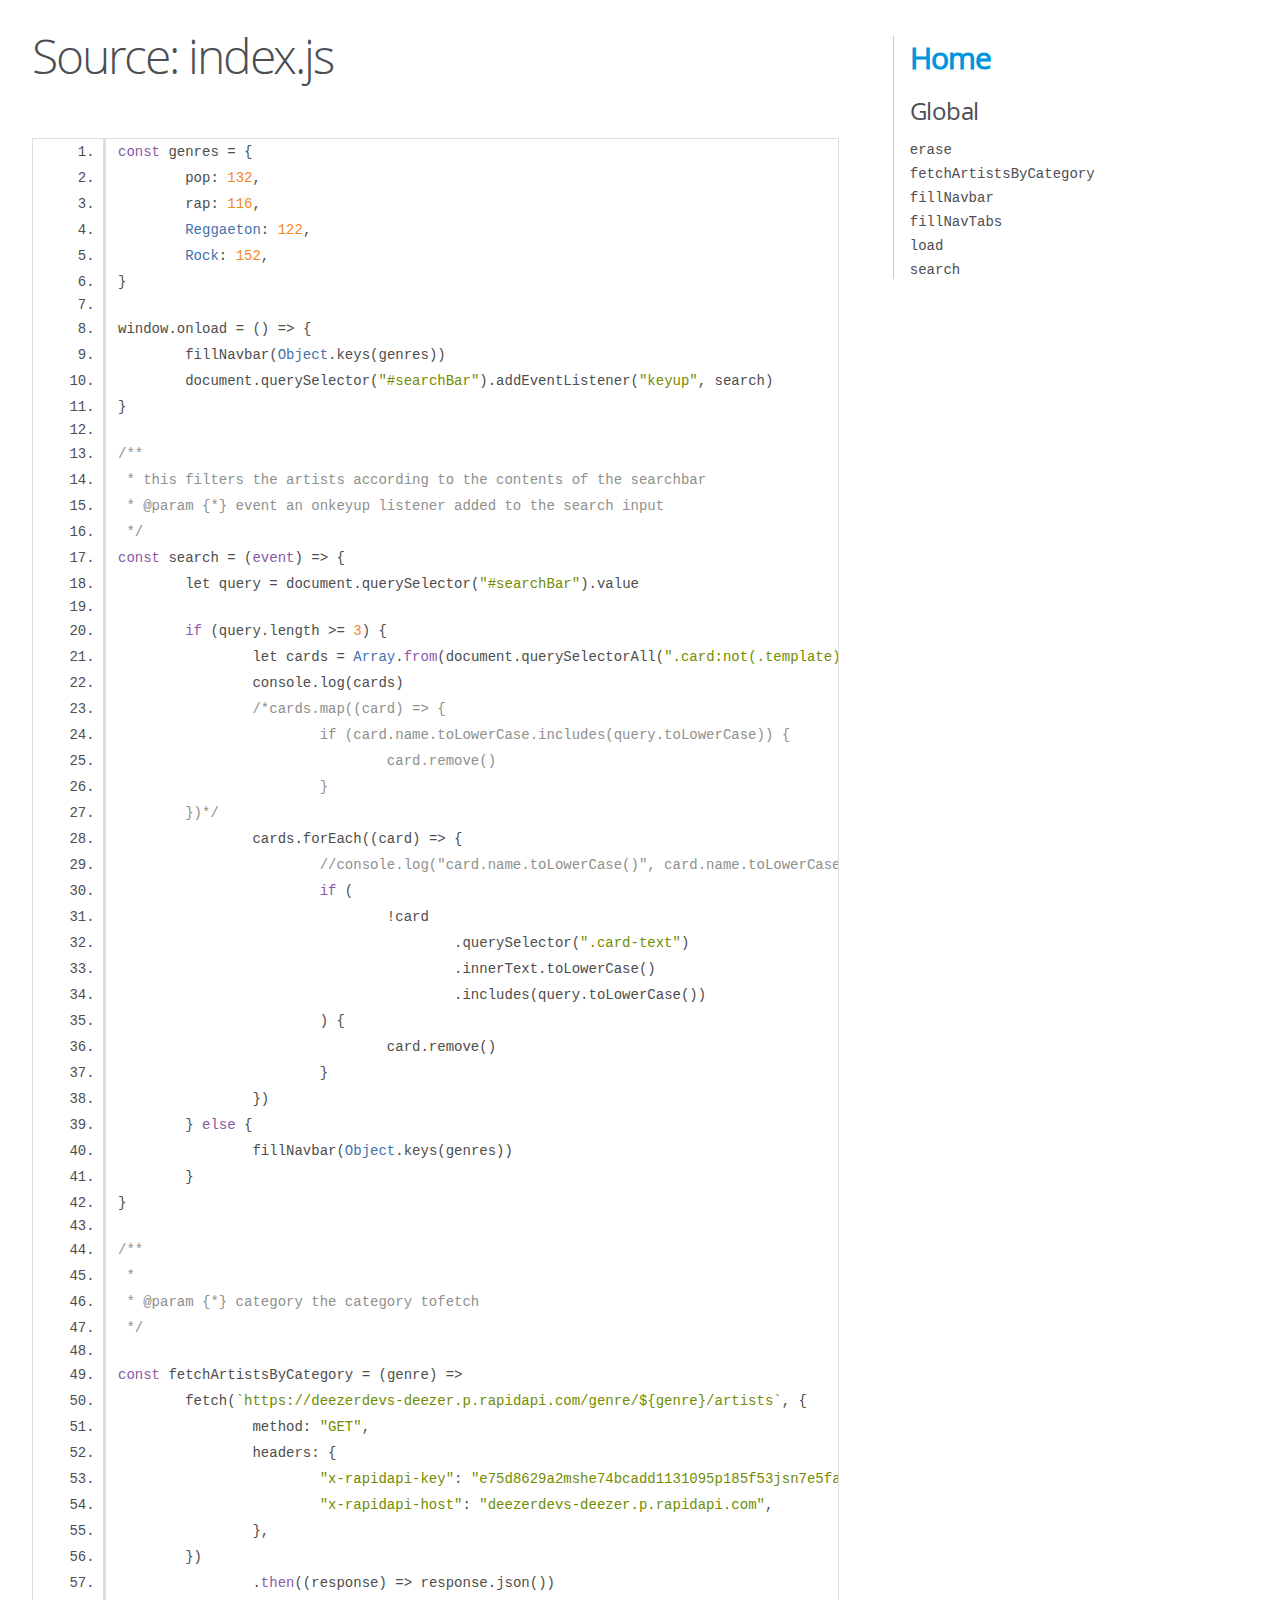
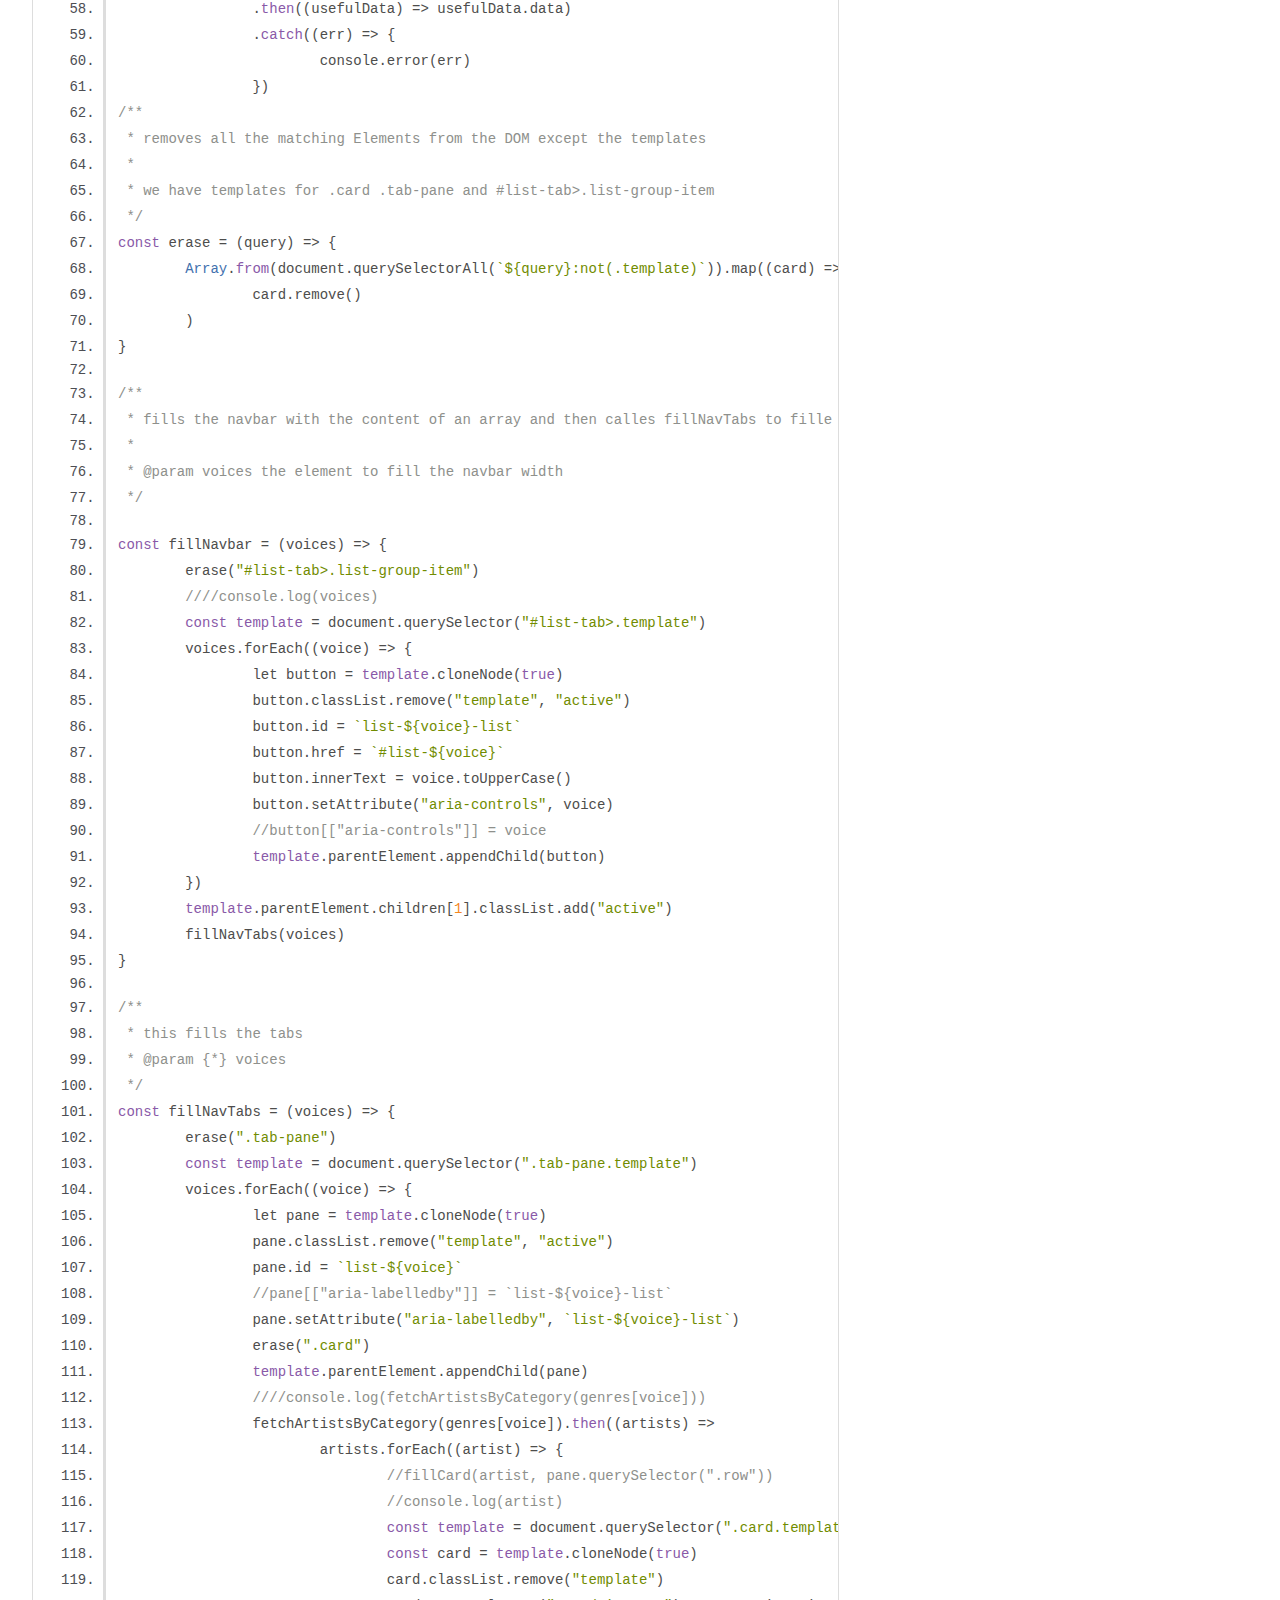
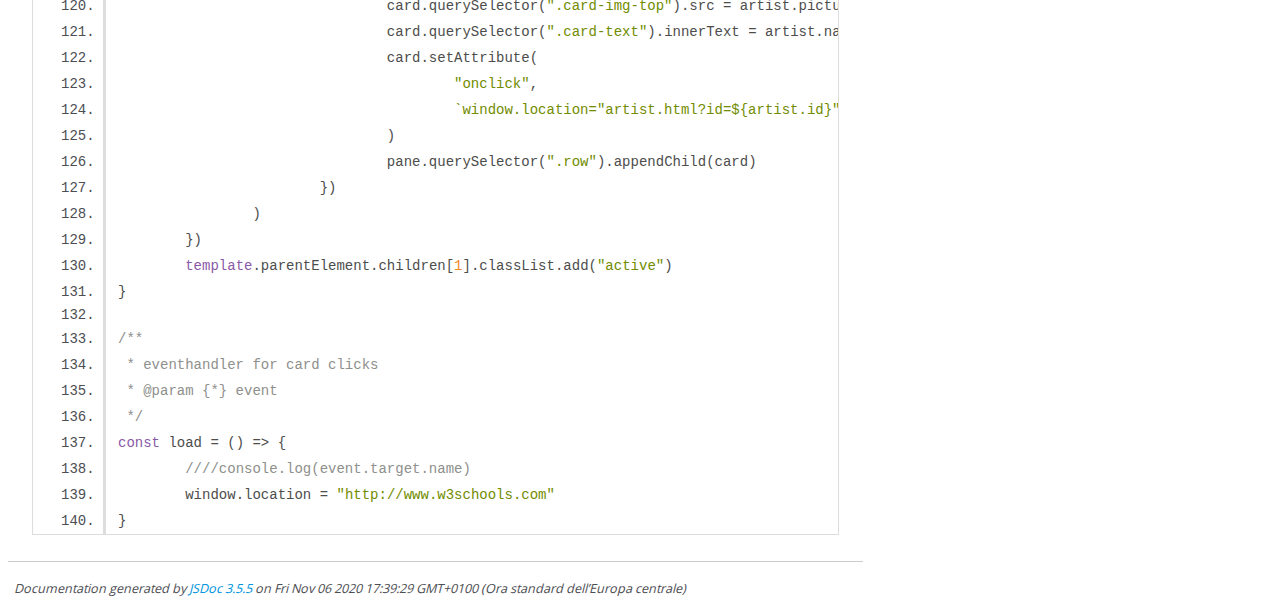
<file: out/index.js.html>
<!DOCTYPE html>
<html lang="en">
<head>
    <meta charset="utf-8">
    <title>JSDoc: Source: index.js</title>

    <script src="scripts/prettify/prettify.js"> </script>
    <script src="scripts/prettify/lang-css.js"> </script>
    <!--[if lt IE 9]>
      <script src="//html5shiv.googlecode.com/svn/trunk/html5.js"></script>
    <![endif]-->
    <link type="text/css" rel="stylesheet" href="styles/prettify-tomorrow.css">
    <link type="text/css" rel="stylesheet" href="styles/jsdoc-default.css">
</head>

<body>

<div id="main">

    <h1 class="page-title">Source: index.js</h1>

    



    
    <section>
        <article>
            <pre class="prettyprint source linenums"><code>const genres = {
	pop: 132,
	rap: 116,
	Reggaeton: 122,
	Rock: 152,
}

window.onload = () => {
	fillNavbar(Object.keys(genres))
	document.querySelector("#searchBar").addEventListener("keyup", search)
}

/**
 * this filters the artists according to the contents of the searchbar
 * @param {*} event an onkeyup listener added to the search input
 */
const search = (event) => {
	let query = document.querySelector("#searchBar").value

	if (query.length >= 3) {
		let cards = Array.from(document.querySelectorAll(".card:not(.template)"))
		console.log(cards)
		/*cards.map((card) => {
			if (card.name.toLowerCase.includes(query.toLowerCase)) {
				card.remove()
			}
        })*/
		cards.forEach((card) => {
			//console.log("card.name.toLowerCase()", card.name.toLowerCase())
			if (
				!card
					.querySelector(".card-text")
					.innerText.toLowerCase()
					.includes(query.toLowerCase())
			) {
				card.remove()
			}
		})
	} else {
		fillNavbar(Object.keys(genres))
	}
}

/**
 *
 * @param {*} category the category tofetch
 */

const fetchArtistsByCategory = (genre) =>
	fetch(`https://deezerdevs-deezer.p.rapidapi.com/genre/${genre}/artists`, {
		method: "GET",
		headers: {
			"x-rapidapi-key": "e75d8629a2mshe74bcadd1131095p185f53jsn7e5fafda57bb",
			"x-rapidapi-host": "deezerdevs-deezer.p.rapidapi.com",
		},
	})
		.then((response) => response.json())
		.then((usefulData) => usefulData.data)
		.catch((err) => {
			console.error(err)
		})
/**
 * removes all the matching Elements from the DOM except the templates
 *
 * we have templates for .card .tab-pane and #list-tab>.list-group-item
 */
const erase = (query) => {
	Array.from(document.querySelectorAll(`${query}:not(.template)`)).map((card) =>
		card.remove()
	)
}

/**
 * fills the navbar with the content of an array and then calles fillNavTabs to fille the relative tabs
 *
 * @param voices the element to fill the navbar width
 */

const fillNavbar = (voices) => {
	erase("#list-tab>.list-group-item")
	////console.log(voices)
	const template = document.querySelector("#list-tab>.template")
	voices.forEach((voice) => {
		let button = template.cloneNode(true)
		button.classList.remove("template", "active")
		button.id = `list-${voice}-list`
		button.href = `#list-${voice}`
		button.innerText = voice.toUpperCase()
		button.setAttribute("aria-controls", voice)
		//button[["aria-controls"]] = voice
		template.parentElement.appendChild(button)
	})
	template.parentElement.children[1].classList.add("active")
	fillNavTabs(voices)
}

/**
 * this fills the tabs
 * @param {*} voices
 */
const fillNavTabs = (voices) => {
	erase(".tab-pane")
	const template = document.querySelector(".tab-pane.template")
	voices.forEach((voice) => {
		let pane = template.cloneNode(true)
		pane.classList.remove("template", "active")
		pane.id = `list-${voice}`
		//pane[["aria-labelledby"]] = `list-${voice}-list`
		pane.setAttribute("aria-labelledby", `list-${voice}-list`)
		erase(".card")
		template.parentElement.appendChild(pane)
		////console.log(fetchArtistsByCategory(genres[voice]))
		fetchArtistsByCategory(genres[voice]).then((artists) =>
			artists.forEach((artist) => {
				//fillCard(artist, pane.querySelector(".row"))
				//console.log(artist)
				const template = document.querySelector(".card.template")
				const card = template.cloneNode(true)
				card.classList.remove("template")
				card.querySelector(".card-img-top").src = artist.picture_medium
				card.querySelector(".card-text").innerText = artist.name
				card.setAttribute(
					"onclick",
					`window.location="artist.html?id=${artist.id}"`
				)
				pane.querySelector(".row").appendChild(card)
			})
		)
	})
	template.parentElement.children[1].classList.add("active")
}

/**
 * eventhandler for card clicks
 * @param {*} event
 */
const load = () => {
	////console.log(event.target.name)
	window.location = "http://www.w3schools.com"
}
</code></pre>
        </article>
    </section>




</div>

<nav>
    <h2><a href="index.html">Home</a></h2><h3>Global</h3><ul><li><a href="global.html#erase">erase</a></li><li><a href="global.html#fetchArtistsByCategory">fetchArtistsByCategory</a></li><li><a href="global.html#fillNavbar">fillNavbar</a></li><li><a href="global.html#fillNavTabs">fillNavTabs</a></li><li><a href="global.html#load">load</a></li><li><a href="global.html#search">search</a></li></ul>
</nav>

<br class="clear">

<footer>
    Documentation generated by <a href="https://github.com/jsdoc3/jsdoc">JSDoc 3.5.5</a> on Fri Nov 06 2020 17:39:29 GMT+0100 (Ora standard dell’Europa centrale)
</footer>

<script> prettyPrint(); </script>
<script src="scripts/linenumber.js"> </script>
</body>
</html>
</file>
<file: out/styles/prettify-tomorrow.css>
/* Tomorrow Theme */
/* Original theme - https://github.com/chriskempson/tomorrow-theme */
/* Pretty printing styles. Used with prettify.js. */
/* SPAN elements with the classes below are added by prettyprint. */
/* plain text */
.pln {
  color: #4d4d4c; }

@media screen {
  /* string content */
  .str {
    color: #718c00; }

  /* a keyword */
  .kwd {
    color: #8959a8; }

  /* a comment */
  .com {
    color: #8e908c; }

  /* a type name */
  .typ {
    color: #4271ae; }

  /* a literal value */
  .lit {
    color: #f5871f; }

  /* punctuation */
  .pun {
    color: #4d4d4c; }

  /* lisp open bracket */
  .opn {
    color: #4d4d4c; }

  /* lisp close bracket */
  .clo {
    color: #4d4d4c; }

  /* a markup tag name */
  .tag {
    color: #c82829; }

  /* a markup attribute name */
  .atn {
    color: #f5871f; }

  /* a markup attribute value */
  .atv {
    color: #3e999f; }

  /* a declaration */
  .dec {
    color: #f5871f; }

  /* a variable name */
  .var {
    color: #c82829; }

  /* a function name */
  .fun {
    color: #4271ae; } }
/* Use higher contrast and text-weight for printable form. */
@media print, projection {
  .str {
    color: #060; }

  .kwd {
    color: #006;
    font-weight: bold; }

  .com {
    color: #600;
    font-style: italic; }

  .typ {
    color: #404;
    font-weight: bold; }

  .lit {
    color: #044; }

  .pun, .opn, .clo {
    color: #440; }

  .tag {
    color: #006;
    font-weight: bold; }

  .atn {
    color: #404; }

  .atv {
    color: #060; } }
/* Style */
/*
pre.prettyprint {
  background: white;
  font-family: Consolas, Monaco, 'Andale Mono', monospace;
  font-size: 12px;
  line-height: 1.5;
  border: 1px solid #ccc;
  padding: 10px; }
*/

/* Specify class=linenums on a pre to get line numbering */
ol.linenums {
  margin-top: 0;
  margin-bottom: 0; }

/* IE indents via margin-left */
li.L0,
li.L1,
li.L2,
li.L3,
li.L4,
li.L5,
li.L6,
li.L7,
li.L8,
li.L9 {
  /* */ }

/* Alternate shading for lines */
li.L1,
li.L3,
li.L5,
li.L7,
li.L9 {
  /* */ }
</file>
<file: out/styles/jsdoc-default.css>
@font-face {
    font-family: 'Open Sans';
    font-weight: normal;
    font-style: normal;
    src: url('../fonts/OpenSans-Regular-webfont.eot');
    src:
        local('Open Sans'),
        local('OpenSans'),
        url('../fonts/OpenSans-Regular-webfont.eot?#iefix') format('embedded-opentype'),
        url('../fonts/OpenSans-Regular-webfont.woff') format('woff'),
        url('../fonts/OpenSans-Regular-webfont.svg#open_sansregular') format('svg');
}

@font-face {
    font-family: 'Open Sans Light';
    font-weight: normal;
    font-style: normal;
    src: url('../fonts/OpenSans-Light-webfont.eot');
    src:
        local('Open Sans Light'),
        local('OpenSans Light'),
        url('../fonts/OpenSans-Light-webfont.eot?#iefix') format('embedded-opentype'),
        url('../fonts/OpenSans-Light-webfont.woff') format('woff'),
        url('../fonts/OpenSans-Light-webfont.svg#open_sanslight') format('svg');
}

html
{
    overflow: auto;
    background-color: #fff;
    font-size: 14px;
}

body
{
    font-family: 'Open Sans', sans-serif;
    line-height: 1.5;
    color: #4d4e53;
    background-color: white;
}

a, a:visited, a:active {
    color: #0095dd;
    text-decoration: none;
}

a:hover {
    text-decoration: underline;
}

header
{
    display: block;
    padding: 0px 4px;
}

tt, code, kbd, samp {
    font-family: Consolas, Monaco, 'Andale Mono', monospace;
}

.class-description {
    font-size: 130%;
    line-height: 140%;
    margin-bottom: 1em;
    margin-top: 1em;
}

.class-description:empty {
    margin: 0;
}

#main {
    float: left;
    width: 70%;
}

article dl {
    margin-bottom: 40px;
}

article img {
  max-width: 100%;
}

section
{
    display: block;
    background-color: #fff;
    padding: 12px 24px;
    border-bottom: 1px solid #ccc;
    margin-right: 30px;
}

.variation {
    display: none;
}

.signature-attributes {
    font-size: 60%;
    color: #aaa;
    font-style: italic;
    font-weight: lighter;
}

nav
{
    display: block;
    float: right;
    margin-top: 28px;
    width: 30%;
    box-sizing: border-box;
    border-left: 1px solid #ccc;
    padding-left: 16px;
}

nav ul {
    font-family: 'Lucida Grande', 'Lucida Sans Unicode', arial, sans-serif;
    font-size: 100%;
    line-height: 17px;
    padding: 0;
    margin: 0;
    list-style-type: none;
}

nav ul a, nav ul a:visited, nav ul a:active {
    font-family: Consolas, Monaco, 'Andale Mono', monospace;
    line-height: 18px;
    color: #4D4E53;
}

nav h3 {
    margin-top: 12px;
}

nav li {
    margin-top: 6px;
}

footer {
    display: block;
    padding: 6px;
    margin-top: 12px;
    font-style: italic;
    font-size: 90%;
}

h1, h2, h3, h4 {
    font-weight: 200;
    margin: 0;
}

h1
{
    font-family: 'Open Sans Light', sans-serif;
    font-size: 48px;
    letter-spacing: -2px;
    margin: 12px 24px 20px;
}

h2, h3.subsection-title
{
    font-size: 30px;
    font-weight: 700;
    letter-spacing: -1px;
    margin-bottom: 12px;
}

h3
{
    font-size: 24px;
    letter-spacing: -0.5px;
    margin-bottom: 12px;
}

h4
{
    font-size: 18px;
    letter-spacing: -0.33px;
    margin-bottom: 12px;
    color: #4d4e53;
}

h5, .container-overview .subsection-title
{
    font-size: 120%;
    font-weight: bold;
    letter-spacing: -0.01em;
    margin: 8px 0 3px 0;
}

h6
{
    font-size: 100%;
    letter-spacing: -0.01em;
    margin: 6px 0 3px 0;
    font-style: italic;
}

table
{
    border-spacing: 0;
    border: 0;
    border-collapse: collapse;
}

td, th
{
    border: 1px solid #ddd;
    margin: 0px;
    text-align: left;
    vertical-align: top;
    padding: 4px 6px;
    display: table-cell;
}

thead tr
{
    background-color: #ddd;
    font-weight: bold;
}

th { border-right: 1px solid #aaa; }
tr > th:last-child { border-right: 1px solid #ddd; }

.ancestors, .attribs { color: #999; }
.ancestors a, .attribs a
{
    color: #999 !important;
    text-decoration: none;
}

.clear
{
    clear: both;
}

.important
{
    font-weight: bold;
    color: #950B02;
}

.yes-def {
    text-indent: -1000px;
}

.type-signature {
    color: #aaa;
}

.name, .signature {
    font-family: Consolas, Monaco, 'Andale Mono', monospace;
}

.details { margin-top: 14px; border-left: 2px solid #DDD; }
.details dt { width: 120px; float: left; padding-left: 10px;  padding-top: 6px; }
.details dd { margin-left: 70px; }
.details ul { margin: 0; }
.details ul { list-style-type: none; }
.details li { margin-left: 30px; padding-top: 6px; }
.details pre.prettyprint { margin: 0 }
.details .object-value { padding-top: 0; }

.description {
    margin-bottom: 1em;
    margin-top: 1em;
}

.code-caption
{
    font-style: italic;
    font-size: 107%;
    margin: 0;
}

.prettyprint
{
    border: 1px solid #ddd;
    width: 80%;
    overflow: auto;
}

.prettyprint.source {
    width: inherit;
}

.prettyprint code
{
    font-size: 100%;
    line-height: 18px;
    display: block;
    padding: 4px 12px;
    margin: 0;
    background-color: #fff;
    color: #4D4E53;
}

.prettyprint code span.line
{
  display: inline-block;
}

.prettyprint.linenums
{
  padding-left: 70px;
  -webkit-user-select: none;
  -moz-user-select: none;
  -ms-user-select: none;
  user-select: none;
}

.prettyprint.linenums ol
{
  padding-left: 0;
}

.prettyprint.linenums li
{
  border-left: 3px #ddd solid;
}

.prettyprint.linenums li.selected,
.prettyprint.linenums li.selected *
{
  background-color: lightyellow;
}

.prettyprint.linenums li *
{
  -webkit-user-select: text;
  -moz-user-select: text;
  -ms-user-select: text;
  user-select: text;
}

.params .name, .props .name, .name code {
    color: #4D4E53;
    font-family: Consolas, Monaco, 'Andale Mono', monospace;
    font-size: 100%;
}

.params td.description > p:first-child,
.props td.description > p:first-child
{
    margin-top: 0;
    padding-top: 0;
}

.params td.description > p:last-child,
.props td.description > p:last-child
{
    margin-bottom: 0;
    padding-bottom: 0;
}

.disabled {
    color: #454545;
}
</file>
<file: styles/style.css>
* {
	transition: 0.25s ease;
}
body {
	font-family: "Circular-book";
}
.container {
	width: 450px;
}
h1 {
	font-family: "Circular-black";
	font-size: 15px;
	font-weight: 800;
}
h4 {
	font-size: 18px;
	font-weight: 700;
}

.template {
	display: none;
}
.modal-content {
	background-color: rgba(128, 128, 128, 0.5);
}

/****************************************LOGIN PAGE********************************************/

.login-buttons {
	justify-content: center;
	align-items: center;
	display: flex;
	height: 48px;
	width: 450px;
	white-space: normal;
	letter-spacing: 2px;
	font-family: "Circular-book";
	border-radius: 50px;
	font-size: 14px;
	margin-top: 9px;
	padding: 14px 14px 18px;
	text-transform: uppercase;
}
#fb {
	background-color: #3b5998;
	border: 2px solid #3b5998;
}
#fb:hover {
	background-color: #3a61b3;
	border-color: #3a61b3;
}
#apl {
	background-color: black;
	border: 2px solid black;
}
#apl:hover {
	background-color: #333;
	border: 2px solid #333;
}
#ggl {
	background-color: transparent;
	border: 2px solid #616467;
	color: #616467;
}
i {
	width: 18px;
	height: 16px;
}
#ggl:hover {
	color: white;
	background-color: #616467;
}
.dividers {
	border-top: 1px solid #d9dadc;
	width: 100%;
	box-sizing: border-box;

	margin: 20px 0;
	position: relative;
}

.dividers strong {
	position: absolute;
	top: -12px;
	left: 186.4px;
	font-family: "Circular-bold";
	font-size: 12px;

	z-index: 2;
	background-color: white;
	padding: 0 15px;
}
form > div {
	width: 100%;
	margin: 0;
}
form label {
	font-family: "Circular-bold";
	font-size: 16px;
}

form a:hover {
	color: #15883e;
}

#loginPage .form-check {
	padding-left: 0;
}

.box .btn {
	width: 100%;
	border-radius: 50px;
	text-transform: uppercase;
	color: white;
	background-color: #15883e;
	height: 47px;
}
.btn-success:hover {
	background-color: #1db954;
}
form a {
	color: #616467;
}

.form-control {
	border-radius: 0px;
}
form a {
	color: #616467;
}

/***CAPTCHA***/

#captcha {
	position: fixed;
	bottom: 5vh;
	right: -186px;
	box-shadow: 0px 0px 5px 2px lightgray;
	transition: 0.3s ease;
}

#captchaImage {
	width: 74px;
	height: 70px;
	font-size: 8px;
	color: #555;
	background-color: white;
}

#captchaImage a,
#captchaImage span {
	color: #555;
}

#captchaText {
	background-color: #4a90e2;
	color: white;
	white-space: nowrap;
	width: 166px;
}

#captchaText {
	background-color: #4a90e2;
	color: white;
	font-size: 13px;
	line-height: 20px;
	white-space: nowrap;
	width: 186px;
	margin: 0;
	padding: 0 16px;
}

#captchaText a {
	color: white;
	font-size: 10px;
}

#captcha:hover {
	position: fixed;
	bottom: 5vh;
	right: 1vw;
	box-shadow: 0px 0px 5px 2px lightgray;
}

#captcha:hover #captchaImage a,
#captcha:hover #captchaImage span {
	display: none;
}

#captcha:hover img {
	height: 50px;
	width: 50px;
}

#captcha:hover #captchaImage {
	justify-content: center;
	align-items: center;
}

/***CHECKBOX***/

input[type="checkbox"] + label {
	display: block;
	margin: 0.2em;
	cursor: pointer;
	padding: 0.2em;
}

input[type="checkbox"] {
	display: none;
}

input[type="checkbox"] + label:before {
	content: "\2714";
	border: 1px solid #000;
	border-radius: 0.2em;
	display: inline-block;
	width: 19px;
	height: 19px;
	padding-left: 1px;
	padding-bottom: 1px;
	vertical-align: bottom;
	color: transparent;
	transition: 0.2s;
	margin-bottom: 4px;
	margin-right: 7px;
}

input[type="checkbox"] + label:active:before {
	transform: scale(0);
}

input[type="checkbox"]:checked + label:before {
	background-color: MediumSeaGreen;
	border-color: MediumSeaGreen;
	color: #fff;
	padding-bottom: 10px;
}
/************************************* HOMEPAGE ********************************************/

/**** SIDE-NAV ****/

#homePage .navbar {
	background-color: #060d15;
	position: fixed;
	top: 0;
	left: 0;
	height: 90%;
	width: 220px;
	display: block;
	z-index: 5;
}

#homePage .btnsign-up {
	position: absolute;
	left: 15px;
	bottom: 120px;
	justify-content: center;
	align-items: center;
	display: flex;
	height: 25px;
	width: 190px;
	white-space: normal;
	letter-spacing: 2px;
	font-family: "Circular-bold";
	border-radius: 50px;
	font-size: 11px;
	margin-top: 320px;
	padding: 14px 14px 14px;
	text-transform: uppercase;
	background-color: white;
	color: black;
	border-color: white;
}

#homePage .btnsign-up:hover {
	background-color: #1db954;
	border-color: white;
	color: white;
}

#homePage .btnsign-up:focus {
	outline: none;
}

#homePage .btnlogin {
	position: absolute;
	left: 15px;
	bottom: 70px;
	height: 25px;
	width: 190px;
	padding: 14px 14px 14px;
	text-transform: uppercase;
	background-color: rgb(24, 21, 21);
	border-color: white;
	color: white;
	white-space: normal;
	letter-spacing: 2px;
	font-family: "Circular-bold";
	border-radius: 50px;
	font-size: 11px;
	margin-top: 350px;
	justify-content: center;
	align-items: center;
	display: flex;
	margin-bottom: 0;
}

#homePage .btnlogin:hover {
	background-color: #1db954;
	border-color: white;
	color: white;
}

#homePage .btnlogin:focus {
	outline: none;
}

#homePage .text-bottom {
	position: absolute;
	margin-top: 0;
	bottom: 0;
	display: flex;
	align-content: center;
	justify-content: center;
	color: white;
	padding-right: 25px;
	left: 60px;
	font-size: 13px;
}

/**** BODY ****/

body#homePage {
	background: rgb(14, 12, 46);
	background: linear-gradient(
		340deg,
		rgba(14, 12, 46, 1) 0%,
		rgba(32, 30, 107, 1) 34%,
		rgba(60, 60, 148, 1) 69%,
		rgba(116, 113, 199, 1) 100%
	);
	background-repeat: no-repeat;
	background-size: cover;
}

#mainNav .list-group-item {
	text-align: center;
	padding: 0px;
	margin-right: 2rem;
	width: auto;
	border: none;
	font-size: 11px;
	letter-spacing: 2px;
	font-weight: 600;
	color: rgba(255, 255, 255, 0.4);
	background-color: transparent;
}

#mainNav .list-group-item.active {
	color: white;
}

#mainNav a.list-group-item.active::after {
	position: absolute;
	content: "";
	width: 30%;
	height: 2px;
	bottom: -5px;
	left: 35%;
	background-color: lightgreen;
	z-index: 6;
}

#mainNav .list-group-item:hover {
	color: white;
}

#homePage #nav-tabContent > div > .container-fluid {
	padding-left: 300px;
	padding-bottom: 100px;
}

#mainNav.row {
	padding-left: 300px;
}

#homePage #nav-tabContent h2 {
	font-style: "Circular-black";
	font-weight: 800;
	color: white;
	font-size: 35px;
}

#homePage #nav-tabContent h3 {
	font-style: "Circular-black";
	font-weight: 800;
	color: white;
	font-size: 35px;
	letter-spacing: 1px;
}

#homePage .card {
	background-color: transparent;
	border: none;
	width: 200px;
	position: relative;
	padding: 10px 10px 0 10px;
}

#homePage .card img {
	border-radius: 0;
	box-shadow: 0px 0px 15px 1px black;
}

#homePage .card img:hover {
	box-shadow: 0px 0px 15px 10px black;
}

#homePage .card .imgIcon i {
	position: absolute;
	display: none;
	color: white;
	width: 20px;
	height: 20px;
	font-size: 18px;
	top: 4%;
	left: 4%;
	z-index: 5;
}

#homePage .card-text {
	display: flex;
	justify-content: center;
	font-family: "Circular-black";
	font-size: 15px;
	color: white;
}

/**** PLAYER ****/

#homePage .profile-pic {
	position: absolute;
	bottom: 15px;
	margin: auto;
}
#homePage .player-container {
	position: fixed;
	bottom: 0;
	display: flex;
	align-items: center;
	justify-content: center;
	margin-left: 14%;
	margin: 0;
	color: rgb(206, 206, 206);
	background-color: #2e2e2e;
	width: 100%;
	height: 10%;
}

.player-container button {
	background-color: transparent;
	border: none;
	color: rgb(226, 211, 211);
}
.player-controls {
	display: flex;
	align-items: center;
	position: relative;
}

.player-controls > svg:first-of-type {
	position: absolute;
	bottom: 33px;
	left: -30px;
}

.player-controls > svg:last-of-type {
	position: absolute;
	bottom: 33px;
	right: -30px;
}

.slider > p {
	position: absolute;
	margin-top: 0px;
	right: 210px;
	color: rgb(19, 18, 18);
	font-size: 12px;
}
.lineplayer {
	background-color: rgb(226, 211, 211);
	height: 2px;
	width: 400px;
	position: absolute;
	bottom: 0;
	left: -200px;
	top: 12px;
}
.slider > p:last-of-type {
	position: absolute;
	left: 210px;
	margin-top: 0px;
}

.third-col-player {
	position: fixed;
	right: 0;
	bottom: 20px;
	display: flex;
	text-align: right;
	justify-content: flex-end;
	align-items: center;
	color: rgb(194, 194, 194);
}

.third-col-player > svg {
	width: 25px;
}

.third-col-player .form-group {
	margin-bottom: 20px;
}
/*#slidertwo {
  width: 100px;
  height: 4px;
  background: #a39797;
  border-radius: 2px;
  overflow: hidden;
  display: flex;
  text-align: center;
  justify-content: center;
  padding-bottom:0 ;
}*/
.singer-player {
	position: fixed;
	bottom: 0;
	left: 0;
	margin-bottom: 13px;
}

/*************************************ALBUM PAGE***********************************************/

#artist-body .wrapper-img {
	position: absolute;
	top: 0;
	bottom: 0;
	left: 0;
	right: 0;
	z-index: 3;
	background: linear-gradient(
		0deg,
		rgba(32, 32, 32, 1) 0%,
		rgba(32, 32, 32, 0.6505952722886029) 34%,
		rgba(32, 32, 32, 0.3648809865743172) 63%,
		rgba(32, 32, 32, 0) 100%
	);
}
#artist-body .jumbotron {
	justify-content: center;
	display: flex;
	position: relative;
	padding: 0;
	width: 100%;
	height: 50vh;
	padding-left: 185px;
}

#artist-body {
	background-color: rgb(32, 32, 32);
}
#artist-body #album-banner .btn-follow {
	margin-right: 17px;
	z-index: 6;
	border: 1px solid #fff;
	color: #fff;
	border-radius: 50px;
	background-color: rgba(22, 21, 21, 0.469);
	right: 35%;
	height: 33px;
	min-width: 136px;
	top: 65%;
	font-size: 11px;
	letter-spacing: 2px;
}

#artist-body #album-banner .btn-follow:hover {
	box-shadow: 0 1px 3px 0 hsla(0, 0%, 100%, 0.3),
		0 0 40px 0 rgba(12, 12, 11, 0.5);
	border-radius: 50px;
	background-color: rgba(22, 21, 21, 0.898);
	color: white;
}

#artist-body #album-banner .btn-follow:focus {
	outline: none;
}

#artist-body #album-banner .btn-play,
#album-body .btn-play {
	margin-right: 10px;
	z-index: 6;
	color: #fff;
	border-radius: 50px;
	background-color: #15883e !important;
	right: 46%;
	height: 33px;
	min-width: 136px;
	top: 65%;
	font-size: 11px;
	letter-spacing: 2px;
	border-width: 0px;
	border-style: none;
	border-color: transparent;
}

#album-body .btn-play {
	margin-right: 0;
}

#artist-body #album-banner .btn-play:hover,
#album-body .btn-play:hover {
	box-shadow: 0 1px 3px 0 hsla(100, 95%, 40%, 0.149),
		0 0 40px 0 rgba(58, 216, 77, 0.143);
	border-radius: 50px;
	background-color: rgba(22, 21, 21, 0.898);
	color: white;
}

#artist-body #album-banner .btn-play:focus,
#album-body .btn-play:focus {
	outline: none;
}

#artist-body #groupName {
	z-index: 6;

	color: white;
	font-size: 50px;
	left: 45%;
	top: -20px;
	margin-top: 25px;
}
#artist-body .buttonbox {
	position: absolute;
	top: 20%;
	width: auto;
	height: 100px;
	z-index: 4;
}
.buttonbox > p {
	padding-bottom: 50px;
	color: rgba(241, 241, 228, 0.666);
	right: 220px;
}
#artist-body #imgdts {
	height: 50px;
	margin-left: -10px;
	cursor: pointer;
}
#artist-body #containerfix {
	padding-left: 20vh;
	padding-right: 2vw;
	padding-bottom: 100px;
}
#artist-body .row {
	margin-bottom: 10px;
}
#artist-body .card-body {
	background-color: transparent;
	color: whitesmoke;
	text-align: center;
}
#artist-body .card {
	padding: 10px 10px 0 10px;
	background-color: transparent;
	border: none !important;
	width: 186px;
	transition: 0.25s;
}

#artist-body #list-messages .card {
	width: auto;
	position: relative;
}

#artist-body #list-messages .card-body {
	padding: 0;
	font-size: 16px;
	text-align: left;
}

#artist-body .card .rankIcon {
	position: absolute;
	display: flex;
	flex-direction: column;
	justify-content: center;
	text-align: center;
	color: white;
	border-radius: 100%;
	background-color: rgb(46, 119, 208);
	width: 90px;
	height: 90px;
	top: 10%;
	right: 10%;
	z-index: 5;
}

#artist-body .card .rankIcon h4 {
	font-size: 28px;
	margin-bottom: 0;
	padding-top: 10px;
}

#artist-body .card .rankIcon p {
	font-size: 13px;
}

.contentnav {
	margin-bottom: 20px;
	position: absolute;
	top: 90%;
	z-index: 7;
}
#artist-body .list-group-item {
	text-align: center;
	padding: 0px;
	margin-right: 2rem;
	width: auto;
	border: none;
	font-size: 11px;
	letter-spacing: 2px;
	font-weight: 600;
	color: rgba(255, 255, 255, 0.4);
	background-color: transparent;
	text-transform: uppercase;
}
#artist-body .list-group-item.active {
	text-transform: uppercase;
	color: white;
	background-color: transparent;
}
#artist-body a.list-group-item.active::after {
	position: absolute;
	content: "";
	width: 30%;
	height: 2px;
	bottom: -5px;
	left: 35%;
	background-color: lightgreen;
	z-index: 5;
}

#artist-body .list-group-item:hover {
	color: white;
	background-color: transparent;
}
.navbar:not(.loginNav) {
	z-index: 100;
	background-color: #010103;
	position: fixed;
	top: 0;
	left: 0;
	height: 90%;
	width: 185px;
	display: block;
}

.btnsign-up {
	position: absolute;
	left: 0;
	justify-content: center;
	align-items: center;
	display: flex;
	height: 25px;
	width: 190px;
	white-space: normal;
	letter-spacing: 2px;
	font-family: "Circular-bold";
	border-radius: 50px;
	font-size: 10px;
	margin-top: 320px;
	padding: 14px 14px 18px;
	text-transform: uppercase;
	background-color: white;
	color: black;
	border-color: white;
}
.btnlogin {
	position: absolute;
	left: 0;
	height: 25px;
	width: 190px;
	padding: 14px 14px 18px;
	text-transform: uppercase;
	background-color: rgb(24, 21, 21);
	border-color: white;
	color: white;
	white-space: normal;
	letter-spacing: 2px;
	font-family: "Circular-bold";
	border-radius: 50px;
	font-size: 10px;
	margin-top: 350px;
	justify-content: center;
	align-items: center;
	display: flex;
	margin-bottom: 0;
}
.text-bottom {
	position: absolute;
	margin-top: 0;
	bottom: 0;
	display: flex;
	align-content: center;
	justify-content: center;
	color: white;
	padding-right: 25px;
	left: 25%;
	font-size: 13px;
}
.lignenav {
	border-left: 2px solid rgb(82, 79, 79);
	padding-left: 20px;
	height: 15px;
}

.profile-nav {
	position: absolute;
	margin: auto;
	bottom: 50px;
	padding-right: 20px;
	border-bottom: 1px solid lightgray;
}
.profile-pic {
	position: absolute;
	bottom: 17px;
	margin: auto;
}
.userName {
	position: absolute;
	bottom: 0px;
	left: 45px;
	color: white;
}
.player-container {
	position: fixed;
	bottom: 0;
	left: 0;
	display: flex;
	align-items: center;
	justify-content: center;
	margin-left: 14%;
	margin: 0;
	color: rgb(206, 206, 206);
	background-color: #2e2e2e;
	width: 100%;
	height: 10%;
}
.slider > p {
	position: absolute;
	margin-top: 0px;
	right: 210px;
	color: rgb(206, 206, 206);
	font-size: 12px;
}
.lineplayer {
	background-color: white;
	height: 2px;
	width: 400px;
	position: absolute;
	bottom: 0;
	left: -200px;
	top: 12px;
}
.slider > p:last-of-type {
	position: absolute;
	left: 210px;
	margin-top: 0px;
}

.nav-link {
	font-size: 14px;
	font-family: "Circular-black";
	color: #b3b3b3 !important;
}

ul > .nav-item:hover::before {
	content: "";
	position: absolute;
	border-left: 4px solid green;
	height: 40px;
	left: 0;
}

.nav-link:hover {
	color: white !important;
}

.nav-link svg {
	margin-right: 10px;
	width: 24px;
	transition: 0.25s ease;
}

/**** ANIMATION ****/

.bounce-in-top {
	-webkit-animation: bounce-in-top 1.1s both;
	animation: bounce-in-top 1.1s both;
}

.slide-in-bck-center {
	-webkit-animation: slide-in-bck-center 0.7s
		cubic-bezier(0.25, 0.46, 0.45, 0.94) both;
	animation: slide-in-bck-center 0.7s cubic-bezier(0.25, 0.46, 0.45, 0.94) both;
}

.swing-in-bottom-fwd {
	-webkit-animation: swing-in-bottom-fwd 0.5s
		cubic-bezier(0.175, 0.885, 0.32, 1.275) both;
	animation: swing-in-bottom-fwd 0.5s cubic-bezier(0.175, 0.885, 0.32, 1.275)
		both;
}

.swing-in-bottom-bck {
	-webkit-animation: swing-in-bottom-bck 0.6s
		cubic-bezier(0.175, 0.885, 0.32, 1.275) both;
	animation: swing-in-bottom-bck 0.6s cubic-bezier(0.175, 0.885, 0.32, 1.275)
		both;
}

.wobble-hor-top {
	-webkit-animation: wobble-hor-top 1.5s both;
	animation: wobble-hor-top 1.5s both;
}
.shadow-inset-center {
	-webkit-animation: shadow-inset-center 0.8s
		cubic-bezier(0.25, 0.46, 0.45, 0.94) both;
	animation: shadow-inset-center 0.8s cubic-bezier(0.25, 0.46, 0.45, 0.94) both;
}
.jello-horizontal {
	-webkit-animation: jello-horizontal 1s both;
	animation: jello-horizontal 1s both;
}
/****KEYFRAMES****/
@-webkit-keyframes shadow-drop-2-center {
	0% {
		-webkit-transform: translateZ(0);
		transform: translateZ(0);
		-webkit-box-shadow: 0 0 0 0 rgba(255, 255, 255, 0);
		box-shadow: 0 0 0 0 rgba(255, 255, 255, 0);
	}
	100% {
		-webkit-transform: translateZ(50px);
		transform: translateZ(50px);
		-webkit-box-shadow: 0 0 20px 0px rgba(253, 253, 253, 0.35);
		box-shadow: 0 0 20px 0px rgba(255, 255, 255, 0.35);
	}
}
@keyframes shadow-drop-2-center {
	0% {
		-webkit-transform: translateZ(0);
		transform: translateZ(0);
		-webkit-box-shadow: 0 0 0 0 rgba(0, 0, 0, 0);
		box-shadow: 0 0 0 0 rgba(0, 0, 0, 0);
	}
	100% {
		-webkit-transform: translateZ(50px);
		transform: translateZ(50px);
		-webkit-box-shadow: 0 0 20px 0px rgba(255, 255, 255, 0.35);
		box-shadow: 0 0 20px 0px rgba(255, 255, 255, 0.35);
	}
}

@-webkit-keyframes kenburns-left {
	0% {
		-webkit-transform: scale(1) translate(0, 0);
		transform: scale(1) translate(0, 0);
		-webkit-transform-origin: 16% 50%;
		transform-origin: 16% 50%;
	}
	100% {
		-webkit-transform: scale(1.25) translate(-20px, 15px);
		transform: scale(1.25) translate(-20px, 15px);
		-webkit-transform-origin: left;
		transform-origin: left;
	}
}
@keyframes kenburns-left {
	0% {
		-webkit-transform: scale(1) translate(0, 0);
		transform: scale(1) translate(0, 0);
		-webkit-transform-origin: 16% 50%;
		transform-origin: 16% 50%;
	}
	100% {
		-webkit-transform: scale(1.25) translate(-20px, 15px);
		transform: scale(1.25) translate(-20px, 15px);
		-webkit-transform-origin: left;
		transform-origin: left;
	}
}

@-webkit-keyframes color-change-5x {
	0% {
		background: #1253ec;
	}
	25% {
		background: #0f44c1;
	}
	50% {
		background: #0b3391;
	}
	75% {
		background: #0a2a75;
	}
	100% {
		background: #061c4f;
	}
}
@keyframes color-change-5x {
	0% {
		background: #1253ec;
	}
	25% {
		background: #0f44c1;
	}
	50% {
		background: #0b3391;
	}
	75% {
		background: #0a2a75;
	}
	100% {
		background: #061c4f;
	}
}
@-webkit-keyframes color-change-gray {
	0% {
		background: hsl(0, 0%, 8%);
	}
	25% {
		background: hsl(240, 3%, 7%);
	}
	50% {
		background: hsl(300, 21%, 5%);
	}
	75% {
		background: hsl(138, 36%, 5%);
	}
	100% {
		background: hsl(76, 48%, 5%);
	}
}
@keyframes color-change-gray {
	0% {
		background: hsl(0, 0%, 8%);
	}
	25% {
		background: hsl(240, 3%, 7%);
	}
	50% {
		background: hsl(300, 21%, 5%);
	}
	75% {
		background: hsl(138, 36%, 5%);
	}
	100% {
		background: hsl(76, 48%, 5%);
	}
}
@-webkit-keyframes pulsate-bck {
	0% {
		-webkit-transform: scale(1);
		transform: scale(1);
	}
	50% {
		-webkit-transform: scale(0.9);
		transform: scale(0.9);
	}
	100% {
		-webkit-transform: scale(1);
		transform: scale(1);
	}
}
@keyframes pulsate-bck {
	0% {
		-webkit-transform: scale(1);
		transform: scale(1);
	}
	50% {
		-webkit-transform: scale(0.9);
		transform: scale(0.9);
	}
	100% {
		-webkit-transform: scale(1);
		transform: scale(1);
	}
}
@-webkit-keyframes slide-in-bck-center {
	0% {
		-webkit-transform: translateZ(600px);
		transform: translateZ(600px);
		opacity: 0;
	}
	100% {
		-webkit-transform: translateZ(0);
		transform: translateZ(0);
		opacity: 1;
	}
}
@keyframes slide-in-bck-center {
	0% {
		-webkit-transform: translateZ(600px);
		transform: translateZ(600px);
		opacity: 0;
	}
	100% {
		-webkit-transform: translateZ(0);
		transform: translateZ(0);
		opacity: 1;
	}
}

@-webkit-keyframes swing-in-bottom-fwd {
	0% {
		-webkit-transform: rotateX(100deg);
		transform: rotateX(100deg);
		-webkit-transform-origin: bottom;
		transform-origin: bottom;
		opacity: 0;
	}
	100% {
		-webkit-transform: rotateX(0);
		transform: rotateX(0);
		-webkit-transform-origin: bottom;
		transform-origin: bottom;
		opacity: 1;
	}
}
@keyframes swing-in-bottom-fwd {
	0% {
		-webkit-transform: rotateX(100deg);
		transform: rotateX(100deg);
		-webkit-transform-origin: bottom;
		transform-origin: bottom;
		opacity: 0;
	}
	100% {
		-webkit-transform: rotateX(0);
		transform: rotateX(0);
		-webkit-transform-origin: bottom;
		transform-origin: bottom;
		opacity: 1;
	}
}

@-webkit-keyframes swing-in-bottom-bck {
	0% {
		-webkit-transform: rotateX(-70deg);
		transform: rotateX(-70deg);
		-webkit-transform-origin: bottom;
		transform-origin: bottom;
		opacity: 0;
	}
	100% {
		-webkit-transform: rotateX(0);
		transform: rotateX(0);
		-webkit-transform-origin: bottom;
		transform-origin: bottom;
		opacity: 1;
	}
}
@keyframes swing-in-bottom-bck {
	0% {
		-webkit-transform: rotateX(-70deg);
		transform: rotateX(-70deg);
		-webkit-transform-origin: bottom;
		transform-origin: bottom;
		opacity: 0;
	}
	100% {
		-webkit-transform: rotateX(0);
		transform: rotateX(0);
		-webkit-transform-origin: bottom;
		transform-origin: bottom;
		opacity: 1;
	}
}
@-webkit-keyframes jello-horizontal {
	0% {
		-webkit-transform: scale3d(1, 1, 1);
		transform: scale3d(1, 1, 1);
	}
	30% {
		-webkit-transform: scale3d(1.25, 0.75, 1);
		transform: scale3d(1.25, 0.75, 1);
	}
	40% {
		-webkit-transform: scale3d(0.75, 1.25, 1);
		transform: scale3d(0.75, 1.25, 1);
	}
	50% {
		-webkit-transform: scale3d(1.15, 0.85, 1);
		transform: scale3d(1.15, 0.85, 1);
	}
	65% {
		-webkit-transform: scale3d(0.95, 1.05, 1);
		transform: scale3d(0.95, 1.05, 1);
	}
	75% {
		-webkit-transform: scale3d(1.05, 0.95, 1);
		transform: scale3d(1.05, 0.95, 1);
	}
	100% {
		-webkit-transform: scale3d(1, 1, 1);
		transform: scale3d(1, 1, 1);
	}
}
@keyframes jello-horizontal {
	0% {
		-webkit-transform: scale3d(1, 1, 1);
		transform: scale3d(1, 1, 1);
	}
	30% {
		-webkit-transform: scale3d(1.25, 0.75, 1);
		transform: scale3d(1.25, 0.75, 1);
	}
	40% {
		-webkit-transform: scale3d(0.75, 1.25, 1);
		transform: scale3d(0.75, 1.25, 1);
	}
	50% {
		-webkit-transform: scale3d(1.15, 0.85, 1);
		transform: scale3d(1.15, 0.85, 1);
	}
	65% {
		-webkit-transform: scale3d(0.95, 1.05, 1);
		transform: scale3d(0.95, 1.05, 1);
	}
	75% {
		-webkit-transform: scale3d(1.05, 0.95, 1);
		transform: scale3d(1.05, 0.95, 1);
	}
	100% {
		-webkit-transform: scale3d(1, 1, 1);
		transform: scale3d(1, 1, 1);
	}
}

@-webkit-keyframes shadow-inset-center {
	0% {
		-webkit-box-shadow: inset 0 0 0 0 rgba(0, 0, 0, 0);
		box-shadow: inset 0 0 0 0 rgba(0, 0, 0, 0);
	}
	100% {
		-webkit-box-shadow: inset 0 0 14px 0px rgba(0, 0, 0, 0.5);
		box-shadow: inset 0 0 14px 0px rgba(0, 0, 0, 0.5);
	}
}
@keyframes shadow-inset-center {
	0% {
		-webkit-box-shadow: inset 0 0 0 0 rgba(0, 0, 0, 0);
		box-shadow: inset 0 0 0 0 rgba(0, 0, 0, 0);
	}
	100% {
		-webkit-box-shadow: inset 0 0 14px 0px rgba(0, 0, 0, 0.5);
		box-shadow: inset 0 0 14px 0px rgba(0, 0, 0, 0.5);
	}
}
/************************ARTIST PAGE********************************/

body#album-body {
	background-color: rgb(10, 10, 10);
}

#album-body h1 {
	font-size: 30px;
	width: 300px;
	color: white;
}

#album-body > .container-fluid {
	padding-left: 20vw;
}
.color-change-gray {
	-webkit-animation: color-change-gray 6s linear infinite alternate both;
	animation: color-change-gray 6s linear infinite alternate both;
}
.color-change-5x {
	-webkit-animation: color-change-5x 10s linear infinite alternate both;
	animation: color-change-5x 10s linear infinite alternate both;
}

.pulsate-bck {
	-webkit-animation: pulsate-bck 1.5s ease-in-out infinite both;
	animation: pulsate-bck 1.5s ease-in-out infinite both;
}

#album-body i {
	font-size: 20px;
	color: #696969;
	z-index: 2;
}
#artist-body i {
	font-size: 17px;
	color: #acacac;
	z-index: 2;
}
#artist-body i:hover {
	font-size: 17px;
	color: #ffffff;
}
i:hover {
	color: white;
	cursor: pointer;
	-webkit-animation: pulsate-bck 1.5s ease-in-out infinite both;
	animation: pulsate-bck 1.5s ease-in-out infinite both;
}

#songList {
	color: rgb(132, 130, 130);
	padding-left: 90px;
}

#songList > .container > .row {
	margin-top: 10px;
	transition: all 0s !important;
}

#songList > .container .row:hover {
	color: whitesmoke;
	text-decoration: underline;
	border-radius: 10px;
	transition: 0s all;
}

#songList h5,
#songList .songLength {
	transition: all 0s !important;
	font-size: 14px;
	margin-bottom: 5px;
}

#songList h6 {
	transition: all 0s !important;
	font-size: 12px;
	color: rgba(255, 255, 255, 0.7);
}

#album-body .text-muted {
	font-size: 12px;
	font-weight: 700;
	color: rgba(255, 255, 255, 0.7);
}
.card-img-top {
	border-radius: 0;
	margin-bottom: 0;
}
.card-img-top:hover {
	border-radius: 0;
	-webkit-animation: kenburns-left 0.25s ease-out both;
	animation: kenburns-left 0.25s ease-out both;
}

.bg-pan-left {
	-webkit-animation: bg-pan-left 2s both;
	animation: bg-pan-left 2s both;
}
.kenburns-left {
	-webkit-animation: kenburns-left 0.25s ease-out both;
	animation: kenburns-left 0.25s ease-out both;
}
.shadow-drop-2-center {
	-webkit-animation: shadow-drop-2-center 0.25s
		cubic-bezier(0.175, 0.885, 0.32, 1.275) 1.5s forwards;
	animation: shadow-drop-2-center 0.25s cubic-bezier(0.175, 0.885, 0.32, 1.275)
		1.5s forwards;
}

.dropright {
	display: none;
}
.card-img {
	width: 100%;
}

.card-img-top.related {
	border-radius: 100px;
}
.card-img-top.related:hover {
	border-radius: 0;
}

/*************************************REGISTER PAGE***********************************************/
#Register-page {
	max-width: 450px;
}

.date,
.gender,
.messagecheck {
	padding: 0 16px;
}
label > span {
	color: rgb(24, 24, 24);
	font-size: 14px;
	font-weight: 400;
	line-height: 20px;
	letter-spacing: 0.25px;
	font-family: "Circular-book";
}

/*************************************Player 2***********************************************/
@import url("https://fonts.googleapis.com/css?family=Lato&display=swap");

* {
	box-sizing: border-box;
}

#music {
	background-image: linear-gradient(
		0deg,
		rgba(247, 247, 247, 1) 23.8%,
		rgba(252, 221, 221, 1) 92%
	);
	height: 100vh;
	display: flex;
	flex-direction: column;
	align-items: center;
	justify-content: center;
	font-family: "Lato", sans-serif;
	margin: 0;
}

.music-container {
	background-color: #fff;
	border-radius: 15px;
	box-shadow: 0 20px 20px 0 rgba(252, 169, 169, 0.6);
	display: flex;
	padding: 20px 30px;
	position: relative;
	margin: 100px 0;
	z-index: 10;
}

.img-container {
	position: relative;
	width: 60px;
}
/*
.img-container::after {
  content: '';
  background-color: rgb(172, 161, 161);
  border-radius: 50%;
  position: absolute;
  bottom: 120%;
  left: 50%;
  width: 15px;
  height: 15px;
  transform: translate(-50%, 50%);
}
*/

.img-container img {
	border-radius: 50%;
	object-fit: cover;
	height: 60px;
	width: inherit;
	position: absolute;
	bottom: 0;
	left: 0;
	animation: rotate 3s linear infinite;

	animation-play-state: paused;
}

.player-container.play .img-container img {
	animation-play-state: running;
}

@keyframes rotate {
	from {
		transform: rotate(0deg);
	}

	to {
		transform: rotate(360deg);
	}
}

.navigation {
	display: flex;
	align-items: center;
	justify-content: center;
	z-index: 1;
}

.navigation button {
	margin: 0;
	padding: 20px 10px;
}

.navigation .fa-play-circle {
	width: 30px;
}

.action-btn {
	background-color: #fff;
	border: 0;
	color: #dfdbdf;
	font-size: 20px;
	cursor: pointer;
	padding: 10px;
	margin: 0 20px;
}

.action-btn.action-btn-big {
	color: #cdc2d0;
	font-size: 30px;
}

.action-btn:focus {
	outline: 0;
}

.music-info {
	background-color: rgba(255, 255, 255, 0.5);
	border-radius: 15px 15px 0 0;
	position: absolute;
	top: 0;
	left: 20px;
	width: calc(100% - 40px);
	padding: 10px 10px 10px 150px;
	opacity: 0;
	transform: translateY(0%);
	transition: transform 0.3s ease-in, opacity 0.3s ease-in;
	z-index: 0;
}

.music-container.play .music-info {
	opacity: 1;
	transform: translateY(-100%);
}

.title h4 {
	margin: 0;
	font-size: medium;
	position: absolute;
	bottom: 35px;
}

.title + svg {
	position: absolute;
	bottom: 15px;
	left: 90px;
}

.progress-container {
	background: #fff;
	border-radius: 5px;
	cursor: pointer;
	margin: 10px 0;
	height: 4px;
	width: 300px;
	position: absolute;
	bottom: 15px;
	right: -150px;
	z-index: 5;
}

.progress {
	background-color: #fe8daa;
	border-radius: 5px;
	height: 100%;
	width: 0%;
	transition: width 0.1s linear;
	z-index: 6;
}

/*************************************MEDIA QUERIES**********************************/
@font-face {
	font-family: "Circular-book";
	src: url("/fonts/lineto-circular-pro-book.ttf") format("woff2");
}
@font-face {
	font-family: "Circular-black";
	src: url("/fonts/lineto-circular-black.ttf") format("woff2");
}
@font-face {
	font-family: "Circular-bold";
	src: url("/fonts/lineto-circular-pro-bold.ttf") format("woff2");
}
@media (max-width: 992px) {
	.list-group {
		justify-content: center;
	}

	#mainNav .list-group-item {
		margin-right: 1rem;
		font-size: 8px;
	}

	#mainNav .list-group-item:last-of-type {
		margin-right: 0;
	}

	#homePage #nav-tabContent h2 {
		max-width: 250px;
		overflow-wrap: break-word;
		margin: 0px auto;
	}

	#homePage #nav-tabContent h3 {
		margin: 0px auto;
	}

	#homePage #nav-tabContent #list-discover h2 {
		max-width: 300px;
		overflow-wrap: break-word;
	}

	#homePage #nav-tabContent > div > .container-fluid {
		padding: 0;
		padding-bottom: 100px;
	}

	#homePage #nav-tabContent .card {
		margin: 0 auto;
	}

	#mainNav.row {
		padding: 0px 0px;
	}

	#album-body > .container-fluid {
		padding-left: 0;
	}

	#songList {
		padding-left: 10vw;
	}

	#artist-body #containerfix {
		padding-left: 5vw;
		padding-right: 5vw;
	}

	#artist-body .card {
		margin: 0 auto !important;
	}

	#artist-body .card-img-top {
		width: 180px;
	}

	#artist-body #nav-tabContent h1 {
		text-align: center;
	}

	#artist-body .jumbotron {
		padding-left: 0;
	}

	#homePage .navbar {
		display: none;
	}

	.navbar:not(.loginNav) {
		display: none;
	}

	.dropright {
		display: flex;
		position: fixed;
		top: 10%;
		background-color: transparent;
		z-index: 5;
	}

	.dropright .btn:focus {
		box-shadow: none;
	}

	.dropright .btn:focus i {
		-webkit-animation: pulsate-bck 1.5s ease-in-out infinite both;
		animation: pulsate-bck 1.5s ease-in-out infinite both;
	}

	.dropright .btn {
		color: white;
		font-size: 30px;
		z-index: 11;
	}

	.dropright .btn {
		color: white;
		font-size: 30px;
	}

	#artist-body .dropright .btn i {
		color: white;
		font-size: 30px;
	}

	#album-body .dropright .btn i {
		color: white;
		font-size: 30px;
	}

	#album-body .dropright .dropdown-toggle::after {
		margin-left: 10px;
	}

	#songList > .container {
		width: auto;
	}

	#album-body > .container-fluid {
		padding-bottom: 120px;
	}

	#album-body > .container-fluid > .row {
		width: 100%;
	}

	#album-body > .container-fluid > .row > .col > .container {
		width: auto;
		padding-right: 0;
	}

	#songList .songLength {
		padding-right: 10px;
	}

	.dropdown-menu {
		z-index: 10 !important;
		color: white;
		background-color: transparent;
		backdrop-filter: blur(4px);
		padding: 0 0;
		width: 98vw;
		text-align: center;
		position: relative;
	}

	.dropdown-item {
		color: white;
	}
	.btn.dropdown-toggle {
		z-index: 100;
	}
	.dropdown-item:hover {
		content: "";
		border-left: 200px solid rgba(0, 0, 0, 0.111);
		border-right: 200px solid rgba(0, 0, 0, 0.118);
		backdrop-filter: blur(4px);
		background-color: transparent;
		color: white;
	}

	.dropdown-item:first-of-type:hover {
		border-radius: 0.25rem 0 0 0;
	}

	.dropdown-item:last-of-type:hover {
		border-radius: 0 0 0 0.25rem;
	}
}

@media (max-width: 768px) {
	#loginPage .container > .container {
		padding: 0;
	}

	#loginPage .btn-success {
		width: 450px;
	}

	#loginPage .container > .container div.col-12:last-of-type {
		padding: 0;
	}

	#loginPage .form-check {
		padding-left: 1.25rem;
	}
}

@media (max-width: 992px) {
	.player-container .lineplayer {
		width: 35vw;
		left: -17vw;
		bottom: -3vh;
	}

	.progress-container {
		bottom: 2vh;
	}

	.player-container .slider > p:first-of-type {
		left: 20vw;
		bottom: -3vh;
	}

	.player-container .slider > p:last-of-type {
		left: -24vw;
		bottom: -3vh;
	}

	.singer-player {
		height: 48px;
	}

	.singer-player img {
		position: absolute;
		left: -10px;
		top: -10px;
		width: 20px;
		height: 20px;
	}

	.singer-player .title {
		position: absolute;
		font-size: 5px;
		left: -18px;
		bottom: -20px;
	}

	.singer-player .title p:last-of-type {
		font-size: 10px;
	}

	.singer-player svg {
		position: absolute;
		top: -15px;
		left: 30px;
	}

	.third-col-player svg:first-of-type {
		position: absolute;
		right: 0;
		top: -5px;
	}

	.third-col-player svg:nth-of-type(2) {
		position: absolute;
		right: 25px;
		top: -5px;
	}

	.third-col-player svg:last-of-type {
		position: absolute;
		right: 50px;
		top: -5px;
	}

	.third-col-player form {
		position: absolute;
		width: 15vw;
		bottom: 0px;
		right: 0;
		z-index: 30;
	}
}
</file>
